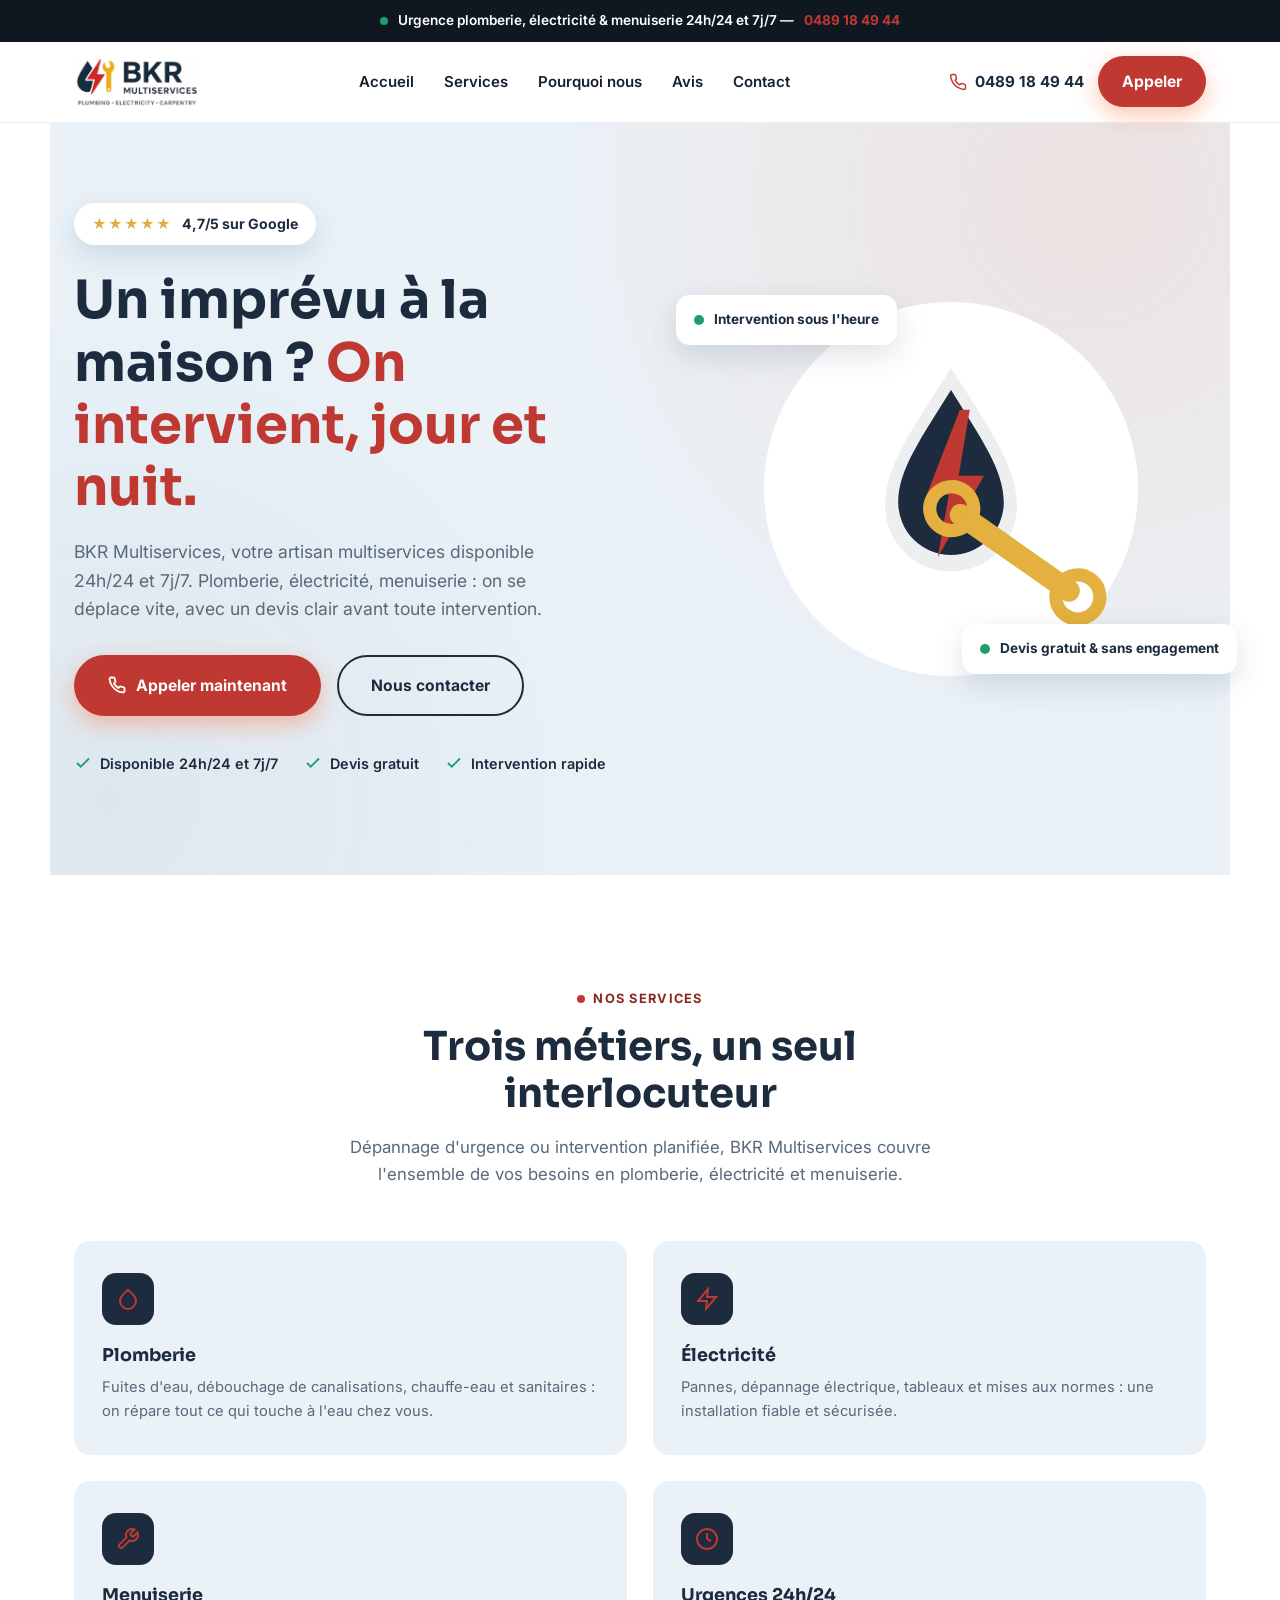
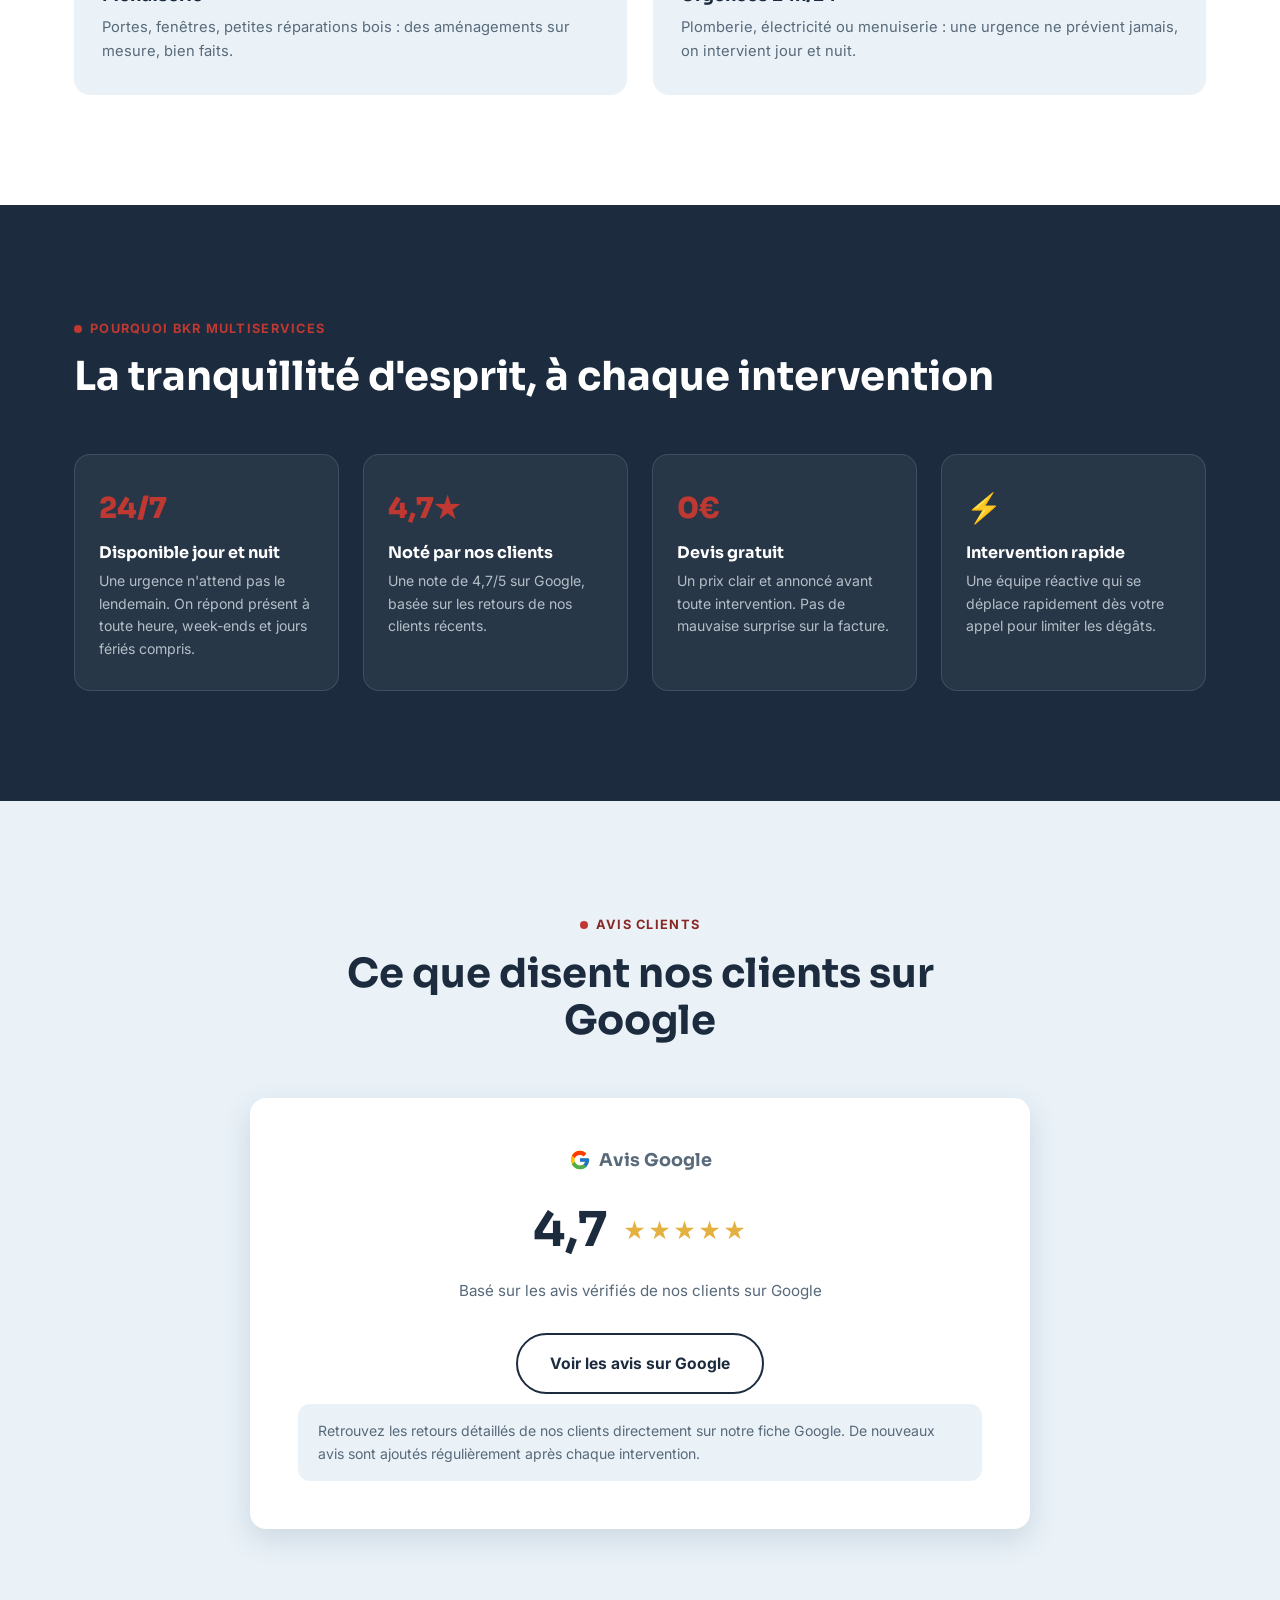
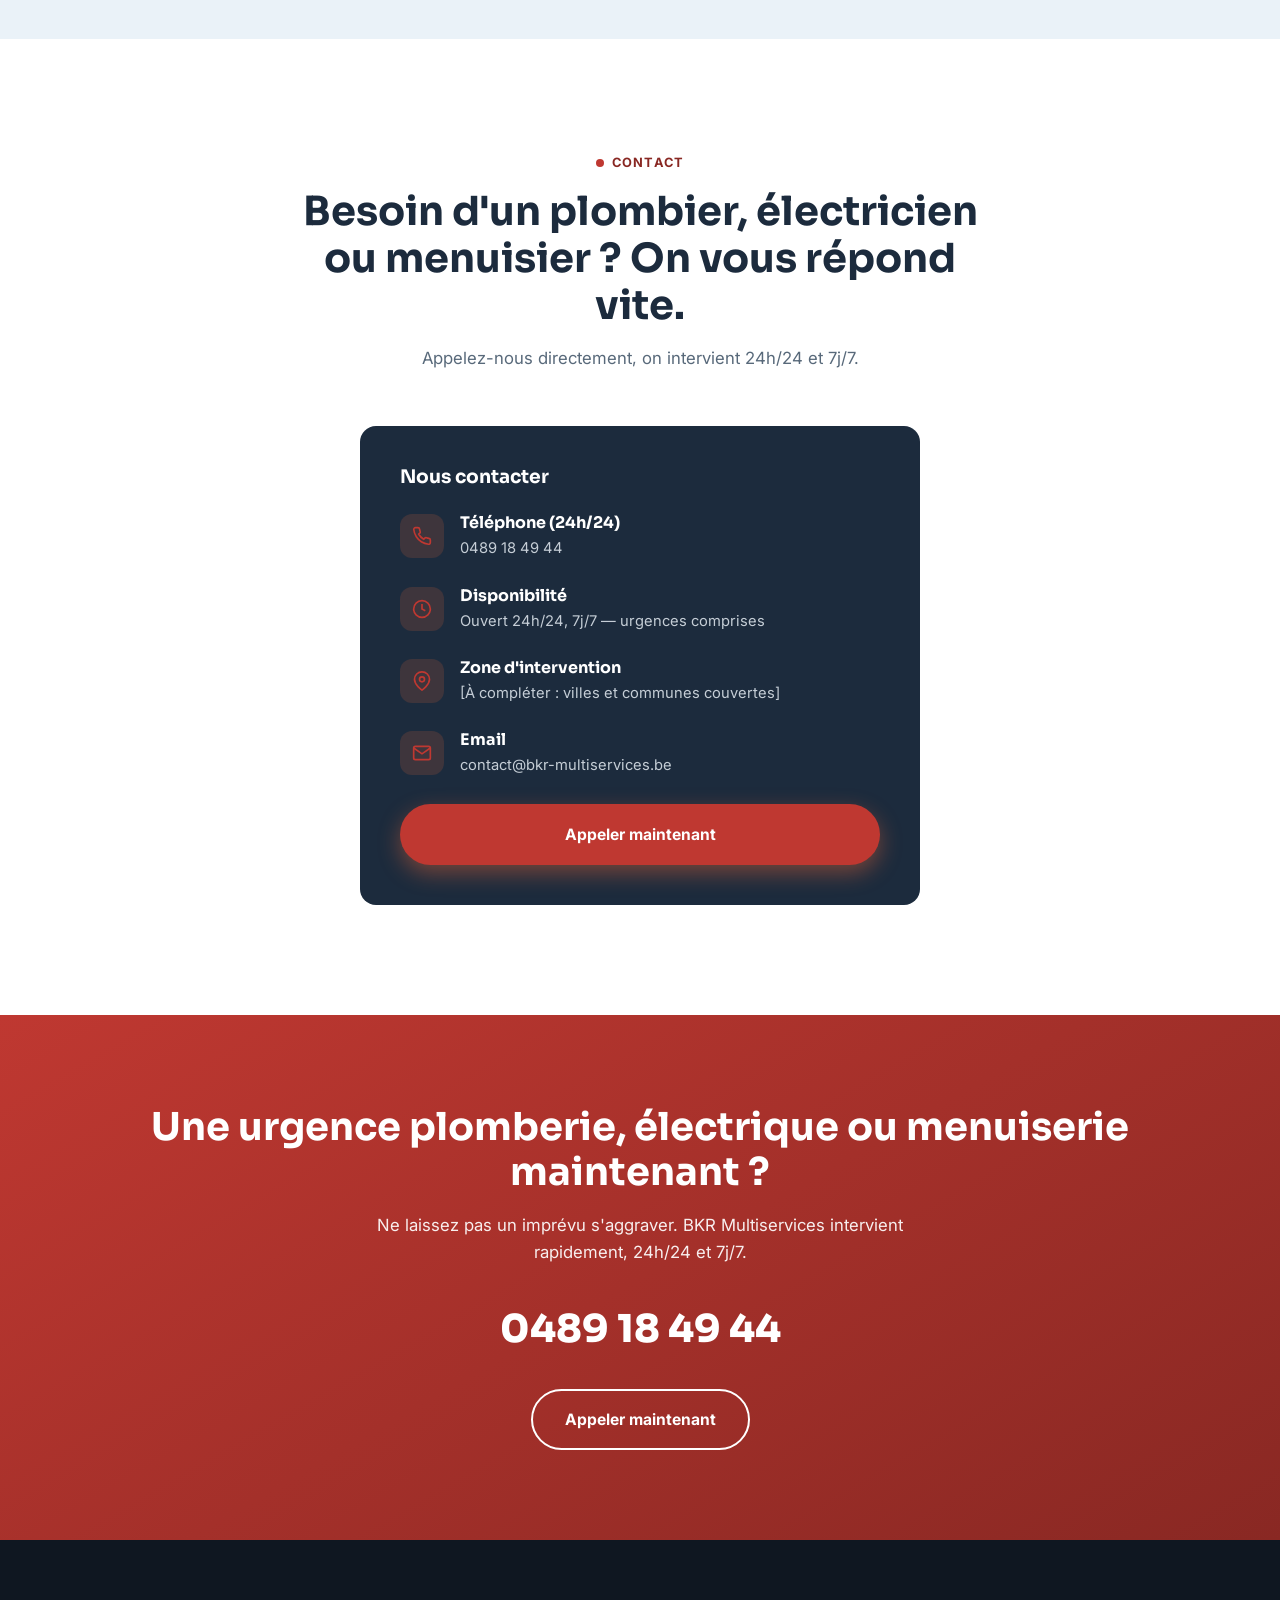
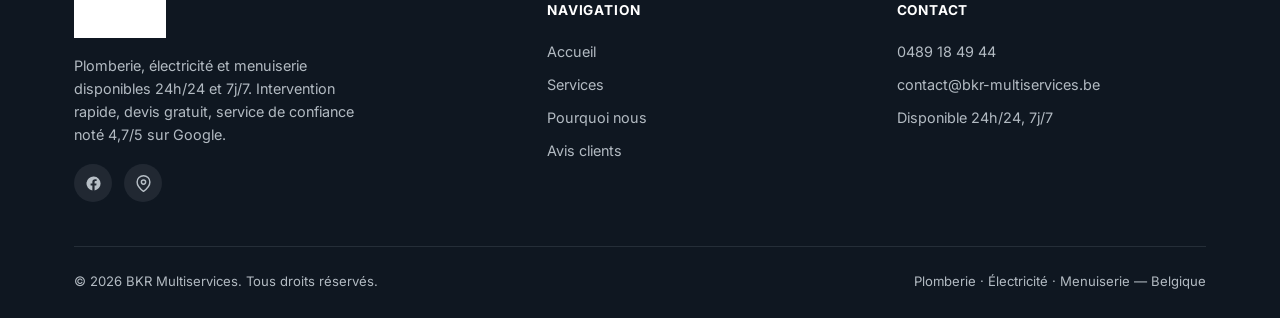
<file: index.html>
<!DOCTYPE html>
<html lang="fr">
<head>
<meta charset="UTF-8">
<meta name="viewport" content="width=device-width, initial-scale=1.0">
<title>BKR Multiservices — Plomberie, Électricité, Menuiserie 24h/24</title>
<meta name="description" content="BKR Multiservices, votre artisan de confiance en plomberie, électricité et menuiserie, disponible 24h/24 et 7j/7. Intervention rapide, devis gratuit. Appelez le 0489 18 49 44.">
<meta name="keywords" content="plombier, électricien, menuisier, multiservices, dépannage plomberie, dépannage électrique, réparation menuiserie, urgence 24h/24, BKR Multiservices">
<meta name="author" content="BKR Multiservices">

<!-- Open Graph -->
<meta property="og:title" content="BKR Multiservices — Plomberie, Électricité, Menuiserie 24h/24">
<meta property="og:description" content="Plomberie, électricité, menuiserie : intervention rapide, devis gratuit, disponible 24h/24 et 7j/7. Appelez le 0489 18 49 44.">
<meta property="og:type" content="website">

<!-- Google Fonts : Sora (titres, moderne et solide) + Inter (texte, lisible) -->
<link rel="preconnect" href="https://fonts.googleapis.com">
<link rel="preconnect" href="https://fonts.gstatic.com" crossorigin>
<link href="https://fonts.googleapis.com/css2?family=Sora:wght@500;600;700;800&family=Inter:wght@400;500;600;700&display=swap" rel="stylesheet">

<!-- Favicon simple en SVG inline (pas de fichier externe) -->
<link rel="icon" type="image/png" href="[data-uri]">

<style>
  /* ============ VARIABLES : identité visuelle ============ */
  :root{
    --bleu-nuit: #1c2b3d;       /* couleur principale — reprise du logo BKR */
    --bleu-nuit-2: #0f1721;
    --bleu-clair: #eaf2f8;      /* fond clair */
    --orange: #bf3831;          /* accent CTA — rouge de l'éclair du logo */
    --orange-fonce-solide: #892823;
    --or: #e4b03f;              /* or de la clé à molette du logo — étoiles, highlights */
    --vert-ok: #1e9e6b;         /* disponibilité / confirmation */
    --encre: #14212e;
    --gris-texte: #58697a;
    --blanc: #ffffff;
    --ombre: 0 10px 30px rgba(12,47,79,0.14);
    --rayon: 16px;
    --transition: 0.3s cubic-bezier(.22,1,.36,1);
  }

  *{ margin:0; padding:0; box-sizing:border-box; }
  html{ scroll-behavior:smooth; }
  body{
    font-family:'Inter', sans-serif;
    color:var(--encre);
    background:var(--blanc);
    line-height:1.6;
    overflow-x:hidden;
  }
  img{ max-width:100%; display:block; }
  a{ text-decoration:none; color:inherit; }
  ul{ list-style:none; }
  h1,h2,h3,h4{
    font-family:'Sora', sans-serif;
    font-weight:700;
    line-height:1.18;
    color:var(--bleu-nuit);
  }
  .container{
    max-width:1180px;
    margin:0 auto;
    padding:0 24px;
  }
  section{ position:relative; }
  .eyebrow{
    display:inline-flex;
    align-items:center;
    gap:8px;
    font-size:0.8rem;
    letter-spacing:0.1em;
    text-transform:uppercase;
    color:var(--orange-fonce-solide);
    font-weight:700;
    margin-bottom:14px;
  }
  .eyebrow::before{
    content:'';
    width:8px; height:8px;
    border-radius:50%;
    background:var(--orange);
    display:inline-block;
  }
  .section-title{
    font-size:clamp(1.8rem, 4vw, 2.5rem);
    margin-bottom:16px;
  }
  .section-sub{
    color:var(--gris-texte);
    font-size:1.05rem;
    max-width:620px;
  }
  .section-head{
    text-align:center;
    max-width:700px;
    margin:0 auto 54px;
  }
  .btn{
    display:inline-flex;
    align-items:center;
    justify-content:center;
    gap:10px;
    padding:16px 32px;
    border-radius:100px;
    font-weight:700;
    font-size:0.98rem;
    border:2px solid transparent;
    cursor:pointer;
    transition:transform var(--transition), box-shadow var(--transition), background var(--transition), color var(--transition);
    white-space:nowrap;
  }
  .btn-call{
    background:var(--orange);
    color:var(--blanc);
    box-shadow:0 8px 22px rgba(255,107,53,0.4);
    animation:pulse 2.4s infinite;
  }
  .btn-call:hover{
    background:var(--orange-fonce-solide);
    transform:translateY(-2px);
    box-shadow:0 14px 28px rgba(255,107,53,0.5);
  }
  @keyframes pulse{
    0%,100%{ box-shadow:0 8px 22px rgba(255,107,53,0.4); }
    50%{ box-shadow:0 8px 22px rgba(255,107,53,0.7); }
  }
  .btn-outline{
    background:transparent;
    border-color:var(--bleu-nuit);
    color:var(--bleu-nuit);
  }
  .btn-outline:hover{
    background:var(--bleu-nuit);
    color:var(--blanc);
    transform:translateY(-2px);
  }
  .btn-light{
    background:var(--blanc);
    color:var(--bleu-nuit);
  }
  .btn-light:hover{
    background:var(--orange);
    color:var(--blanc);
    transform:translateY(-2px);
  }
  .btn-block{ width:100%; }

  /* ============ REVEAL AU SCROLL ============ */
  .reveal{
    opacity:0;
    transform:translateY(26px);
    transition:opacity 0.7s ease, transform 0.7s ease;
  }
  .reveal.is-visible{ opacity:1; transform:translateY(0); }
  .reveal-delay-1{ transition-delay:0.1s; }
  .reveal-delay-2{ transition-delay:0.2s; }
  .reveal-delay-3{ transition-delay:0.3s; }
  .reveal-delay-4{ transition-delay:0.4s; }

  /* ============ BANDEAU URGENCE (toujours visible) ============ */
  .top-bar{
    background:var(--bleu-nuit-2);
    color:var(--blanc);
    text-align:center;
    font-size:0.85rem;
    font-weight:600;
    padding:10px 16px;
    display:flex;
    align-items:center;
    justify-content:center;
    gap:10px;
    flex-wrap:wrap;
  }
  .top-bar .dot-live{
    width:8px; height:8px;
    border-radius:50%;
    background:var(--vert-ok);
    display:inline-block;
    animation:blink 1.6s infinite;
  }
  @keyframes blink{ 0%,100%{ opacity:1; } 50%{ opacity:0.3; } }
  .top-bar a{ color:var(--orange); font-weight:700; }
  .top-bar a:hover{ text-decoration:underline; }

  /* ============ HEADER ============ */
  header{
    position:sticky;
    top:0; left:0; right:0;
    z-index:1000;
    background:rgba(255,255,255,0.92);
    backdrop-filter:blur(10px);
    -webkit-backdrop-filter:blur(10px);
    border-bottom:1px solid rgba(12,47,79,0.08);
    transition:box-shadow var(--transition);
  }
  header.scrolled{ box-shadow:0 6px 22px rgba(12,47,79,0.1); }
  .nav-wrap{
    display:flex;
    align-items:center;
    justify-content:space-between;
    padding:14px 24px;
    max-width:1180px;
    margin:0 auto;
    gap:20px;
  }
  .logo{
    display:flex;
    align-items:center;
    gap:12px;
    font-family:'Sora', sans-serif;
    font-weight:800;
    font-size:1.2rem;
    color:var(--bleu-nuit);
    flex-shrink:0;
  }
  .logo-img{
    height:52px;
    width:auto;
    display:block;
  }
  .footer-logo-img{
    height:38px;
    width:auto;
    filter:brightness(0) invert(1);
  }
  nav ul{
    display:flex;
    gap:30px;
    align-items:center;
  }
  nav a.nav-link{
    font-weight:600;
    font-size:0.94rem;
    color:var(--encre);
    position:relative;
    padding:6px 0;
  }
  nav a.nav-link::after{
    content:'';
    position:absolute;
    left:0; bottom:0;
    width:0; height:2px;
    background:var(--orange);
    transition:width var(--transition);
  }
  nav a.nav-link:hover::after{ width:100%; }
  .nav-cta{ display:flex; align-items:center; gap:14px; flex-shrink:0; }
  .nav-phone{
    display:flex;
    align-items:center;
    gap:8px;
    font-weight:700;
    color:var(--bleu-nuit);
    font-size:0.95rem;
  }
  .nav-phone svg{ color:var(--orange); flex-shrink:0; }
  .burger{
    display:none;
    flex-direction:column;
    gap:5px;
    background:none; border:none; cursor:pointer;
    padding:6px;
  }
  .burger span{
    width:26px; height:2px;
    background:var(--bleu-nuit);
    border-radius:2px;
    transition:transform 0.3s, opacity 0.3s;
  }
  .burger.open span:nth-child(1){ transform:translateY(7px) rotate(45deg); }
  .burger.open span:nth-child(2){ opacity:0; }
  .burger.open span:nth-child(3){ transform:translateY(-7px) rotate(-45deg); }

  /* ============ HERO ============ */
  .hero{
    padding:80px 24px 100px;
    background:
      radial-gradient(circle at 88% 10%, rgba(255,107,53,0.12), transparent 45%),
      radial-gradient(circle at 5% 90%, rgba(12,47,79,0.06), transparent 40%),
      var(--bleu-clair);
    display:grid;
    grid-template-columns:1.05fr 0.95fr;
    gap:60px;
    align-items:center;
    max-width:1180px;
    margin:0 auto;
  }
  .trust-badge{
    display:inline-flex;
    align-items:center;
    gap:10px;
    background:var(--blanc);
    padding:10px 18px;
    border-radius:100px;
    box-shadow:var(--ombre);
    font-size:0.88rem;
    font-weight:700;
    color:var(--bleu-nuit);
    margin-bottom:24px;
  }
  .trust-badge .stars{ color:var(--or); letter-spacing:1px; }
  .hero h1{
    font-size:clamp(2.2rem, 5vw, 3.3rem);
    margin-bottom:20px;
  }
  .hero h1 span.accent{ color:var(--orange); }
  .hero p.lead{
    font-size:1.1rem;
    color:var(--gris-texte);
    max-width:520px;
    margin-bottom:32px;
  }
  .hero-actions{
    display:flex;
    gap:16px;
    flex-wrap:wrap;
    margin-bottom:36px;
  }
  .hero-points{
    display:flex;
    gap:26px;
    flex-wrap:wrap;
  }
  .hero-points .point{
    display:flex;
    align-items:center;
    gap:8px;
    font-size:0.9rem;
    font-weight:600;
    color:var(--bleu-nuit);
  }
  .hero-points .point svg{ color:var(--vert-ok); flex-shrink:0; }

  .hero-visual{
    position:relative;
    display:flex;
    align-items:center;
    justify-content:center;
  }
  .hero-visual svg{ width:100%; height:auto; max-width:440px; }
  .float-card{
    position:absolute;
    background:var(--blanc);
    border-radius:14px;
    box-shadow:var(--ombre);
    padding:14px 18px;
    font-size:0.85rem;
    font-weight:700;
    display:flex;
    align-items:center;
    gap:10px;
    animation:floaty 5s ease-in-out infinite;
  }
  .float-card.card-1{ top:6%; left:-4%; animation-delay:0s; color:var(--bleu-nuit); }
  .float-card.card-2{ bottom:8%; right:-6%; animation-delay:1.2s; color:var(--bleu-nuit); }
  .float-card .dot{ width:10px; height:10px; border-radius:50%; background:var(--vert-ok); flex-shrink:0; }
  @keyframes floaty{ 0%,100%{ transform:translateY(0); } 50%{ transform:translateY(-12px); } }

  /* ============ SERVICES ============ */
  .services{
    padding:110px 24px;
    background:var(--blanc);
  }
  .services-grid{
    display:grid;
    grid-template-columns:repeat(2, 1fr);
    gap:26px;
  }
  .service-card{
    background:var(--bleu-clair);
    border-radius:var(--rayon);
    padding:32px 28px;
    transition:transform var(--transition), box-shadow var(--transition), background var(--transition);
  }
  .service-card:hover{
    transform:translateY(-6px);
    box-shadow:var(--ombre);
    background:var(--blanc);
  }
  .service-icon{
    width:52px; height:52px;
    border-radius:14px;
    background:var(--bleu-nuit);
    color:var(--orange);
    display:flex; align-items:center; justify-content:center;
    margin-bottom:20px;
  }
  .service-card h4{ font-size:1.1rem; margin-bottom:10px; }
  .service-card p{ font-size:0.92rem; color:var(--gris-texte); }

  /* ============ POURQUOI NOUS CHOISIR ============ */
  .pourquoi{
    padding:110px 24px;
    background:var(--bleu-nuit);
    color:var(--bleu-clair);
  }
  .pourquoi .eyebrow{ color:var(--orange); }
  .pourquoi .eyebrow::before{ background:var(--orange); }
  .pourquoi .section-title{ color:var(--blanc); }
  .pourquoi .section-sub{ color:rgba(234,242,248,0.75); }
  .pourquoi-grid{
    display:grid;
    grid-template-columns:repeat(4, 1fr);
    gap:24px;
  }
  .pourquoi-item{
    background:rgba(234,242,248,0.06);
    border:1px solid rgba(234,242,248,0.12);
    border-radius:var(--rayon);
    padding:30px 24px;
    transition:transform var(--transition), background var(--transition);
  }
  .pourquoi-item:hover{
    transform:translateY(-6px);
    background:rgba(234,242,248,0.1);
  }
  .pourquoi-item .num{
    font-family:'Sora', sans-serif;
    font-size:1.8rem;
    font-weight:800;
    color:var(--orange);
    margin-bottom:12px;
    display:block;
  }
  .pourquoi-item h4{ color:var(--blanc); font-size:1rem; margin-bottom:8px; }
  .pourquoi-item p{ font-size:0.88rem; color:rgba(234,242,248,0.72); }

  /* ============ CONFIANCE / AVIS GOOGLE ============ */
  .confiance{
    padding:110px 24px;
    background:var(--bleu-clair);
  }
  .avis-wrap{
    max-width:780px;
    margin:0 auto;
    background:var(--blanc);
    border-radius:var(--rayon);
    box-shadow:var(--ombre);
    padding:48px;
    text-align:center;
  }
  .google-logo{
    display:inline-flex;
    align-items:center;
    gap:8px;
    font-family:'Sora', sans-serif;
    font-weight:700;
    font-size:1.1rem;
    color:var(--gris-texte);
    margin-bottom:18px;
  }
  .avis-score{
    display:flex;
    align-items:center;
    justify-content:center;
    gap:16px;
    margin-bottom:10px;
    flex-wrap:wrap;
  }
  .avis-score strong{
    font-family:'Sora', sans-serif;
    font-size:3rem;
    color:var(--bleu-nuit);
  }
  .avis-score .stars{ color:var(--or); font-size:1.4rem; letter-spacing:2px; }
  .avis-count{ color:var(--gris-texte); font-size:0.95rem; margin-bottom:30px; }
  .avis-note{
    font-size:0.88rem;
    color:var(--gris-texte);
    background:var(--bleu-clair);
    border-radius:12px;
    padding:16px 20px;
    margin-top:10px;
    text-align:left;
  }

  /* ============ ZONE D'INTERVENTION / INFOS PRATIQUES ============ */
  .infos{
    padding:110px 24px;
    background:var(--blanc);
  }
  .infos-grid{
    display:grid;
    grid-template-columns:1fr;
    justify-items:center;
  }
  .infos-card{
    background:var(--bleu-nuit);
    color:var(--bleu-clair);
    border-radius:var(--rayon);
    padding:40px;
    display:flex;
    flex-direction:column;
    gap:26px;
    max-width:560px;
    width:100%;
  }
  .infos-card h3{ color:var(--blanc); }
  .infos-line{ display:flex; gap:16px; align-items:flex-start; }
  .infos-icon{
    width:44px; height:44px;
    border-radius:12px;
    background:rgba(255,107,53,0.15);
    color:var(--orange);
    display:flex; align-items:center; justify-content:center;
    flex-shrink:0;
  }
  .infos-line h4{ color:var(--blanc); font-size:1rem; margin-bottom:4px; font-family:'Sora',sans-serif; }
  .infos-line p, .infos-line a{ color:rgba(234,242,248,0.82); font-size:0.92rem; }
  .infos-line a:hover{ color:var(--orange); }

  /* ============ CTA FINAL ============ */
  .cta-final{
    padding:90px 24px;
    background:linear-gradient(150deg, var(--orange) 0%, var(--orange-fonce-solide) 100%);
    color:var(--blanc);
    text-align:center;
  }
  .cta-final h2{ color:var(--blanc); font-size:clamp(1.8rem, 4vw, 2.4rem); margin-bottom:16px; }
  .cta-final p{ color:rgba(255,255,255,0.92); max-width:560px; margin:0 auto 34px; font-size:1.05rem; }
  .cta-final .phone-big{
    font-family:'Sora', sans-serif;
    font-size:clamp(1.8rem, 4vw, 2.4rem);
    font-weight:800;
    color:var(--blanc);
    display:block;
    margin-bottom:28px;
  }
  .cta-final .btn-outline{ border-color:var(--blanc); color:var(--blanc); }
  .cta-final .btn-outline:hover{ background:var(--blanc); color:var(--orange-fonce-solide); }

  /* ============ FOOTER ============ */
  footer{
    background:var(--bleu-nuit-2);
    color:rgba(234,242,248,0.75);
    padding:60px 24px 26px;
  }
  .footer-grid{
    display:grid;
    grid-template-columns:1.4fr 1fr 1fr;
    gap:40px;
    margin-bottom:44px;
  }
  .footer-logo{
    display:flex; align-items:center; gap:12px;
    font-family:'Sora', sans-serif;
    color:var(--blanc);
    font-size:1.15rem;
    font-weight:800;
    margin-bottom:16px;
  }
  .footer-col h5{
    color:var(--blanc);
    font-size:0.85rem;
    text-transform:uppercase;
    letter-spacing:0.06em;
    margin-bottom:18px;
  }
  .footer-col li{ margin-bottom:10px; font-size:0.9rem; }
  .footer-col a:hover{ color:var(--orange); }
  .socials{ display:flex; gap:12px; margin-top:18px; }
  .socials a{
    width:38px; height:38px;
    border-radius:50%;
    background:rgba(234,242,248,0.08);
    display:flex; align-items:center; justify-content:center;
    transition:background var(--transition), transform var(--transition);
  }
  .socials a:hover{ background:var(--orange); color:var(--blanc); transform:translateY(-3px); }
  .footer-bottom{
    border-top:1px solid rgba(234,242,248,0.1);
    padding-top:24px;
    display:flex;
    justify-content:space-between;
    flex-wrap:wrap;
    gap:12px;
    font-size:0.82rem;
  }

  /* ============ BOUTON D'APPEL FLOTTANT (mobile) ============ */
  .call-float{
    position:fixed;
    bottom:20px; right:20px;
    z-index:900;
    display:none;
    align-items:center;
    gap:10px;
    background:var(--orange);
    color:var(--blanc);
    padding:14px 22px;
    border-radius:100px;
    box-shadow:0 10px 26px rgba(255,107,53,0.5);
    font-weight:700;
    font-size:0.92rem;
    animation:pulse 2.4s infinite;
  }

  /* ============ RESPONSIVE ============ */
  @media (max-width: 980px){
    .hero{ grid-template-columns:1fr; text-align:center; padding-top:50px; }
    .hero-text p.lead{ margin-left:auto; margin-right:auto; }
    .hero-actions, .hero-points{ justify-content:center; }
    .hero-visual{ order:-1; }
    .float-card{ display:none; }
    .pourquoi-grid{ grid-template-columns:1fr 1fr; }
    .footer-grid{ grid-template-columns:1fr 1fr; }
    .nav-phone span.label{ display:none; }
  }
  @media (max-width: 720px){
    nav ul{
      position:fixed;
      top:70px; left:0; right:0;
      background:var(--blanc);
      flex-direction:column;
      align-items:flex-start;
      padding:24px;
      gap:20px;
      box-shadow:0 12px 24px rgba(0,0,0,0.08);
      transform:translateY(-16px);
      opacity:0;
      visibility:hidden;
      pointer-events:none;
      transition:transform var(--transition), opacity var(--transition), visibility var(--transition);
      z-index:999;
    }
    nav ul.open{ transform:translateY(0); opacity:1; visibility:visible; pointer-events:auto; }
    .nav-cta .nav-phone{ display:none; }
    .burger{ display:flex; }
    .services-grid{ grid-template-columns:1fr; }
    .pourquoi-grid{ grid-template-columns:1fr; }
    .footer-grid{ grid-template-columns:1fr; }
    .call-float{ display:flex; }
    .avis-wrap{ padding:32px 24px; }
  }
  @media (max-width: 480px){
    .hero{ padding:40px 18px 70px; }
    .infos-card{ padding:26px; }
  }
</style>
</head>
<body>

<!-- ============ BANDEAU URGENCE ============ -->
<div class="top-bar">
  <span class="dot-live"></span>
  Urgence plomberie, électricité & menuiserie 24h/24 et 7j/7 — <a href="tel:+32489184944">0489 18 49 44</a>
</div>

<!-- ============ HEADER ============ -->
<header id="site-header">
  <div class="nav-wrap">
    <a href="#accueil" class="logo">
      <img src="[data-uri]" alt="BKR Multiservices - Plomberie, Électricité, Menuiserie" class="logo-img">
    </a>
    <nav>
      <ul id="nav-menu">
        <li><a href="#accueil" class="nav-link">Accueil</a></li>
        <li><a href="#services" class="nav-link">Services</a></li>
        <li><a href="#pourquoi" class="nav-link">Pourquoi nous</a></li>
        <li><a href="#avis" class="nav-link">Avis</a></li>
        <li><a href="#contact" class="nav-link">Contact</a></li>
      </ul>
    </nav>
    <div class="nav-cta">
      <a href="tel:+32489184944" class="nav-phone">
        <svg width="18" height="18" viewBox="0 0 24 24" fill="none" stroke="currentColor" stroke-width="2"><path d="M22 16.92v3a2 2 0 0 1-2.18 2 19.79 19.79 0 0 1-8.63-3.07 19.5 19.5 0 0 1-6-6 19.79 19.79 0 0 1-3.07-8.67A2 2 0 0 1 4.11 2h3a2 2 0 0 1 2 1.72c.127.96.361 1.903.7 2.81a2 2 0 0 1-.45 2.11L8.09 9.91a16 16 0 0 0 6 6l1.27-1.27a2 2 0 0 1 2.11-.45c.907.339 1.85.573 2.81.7A2 2 0 0 1 22 16.92z"/></svg>
        <span class="label">0489 18 49 44</span>
      </a>
      <a href="tel:+32489184944" class="btn btn-call" style="padding:11px 22px;">Appeler</a>
      <button class="burger" id="burger" aria-label="Ouvrir le menu">
        <span></span><span></span><span></span>
      </button>
    </div>
  </div>
</header>

<!-- ============ HERO ============ -->
<section class="hero" id="accueil">
  <div class="hero-text reveal">
    <div class="trust-badge">
      <span class="stars">★★★★★</span>
      4,7/5 sur Google
    </div>
    <h1>Un imprévu à la maison ? <span class="accent">On intervient, jour et nuit.</span></h1>
    <p class="lead">BKR Multiservices, votre artisan multiservices disponible 24h/24 et 7j/7. Plomberie, électricité, menuiserie : on se déplace vite, avec un devis clair avant toute intervention.</p>
    <div class="hero-actions">
      <a href="tel:+32489184944" class="btn btn-call">
        <svg width="18" height="18" viewBox="0 0 24 24" fill="none" stroke="white" stroke-width="2.4"><path d="M22 16.92v3a2 2 0 0 1-2.18 2 19.79 19.79 0 0 1-8.63-3.07 19.5 19.5 0 0 1-6-6 19.79 19.79 0 0 1-3.07-8.67A2 2 0 0 1 4.11 2h3a2 2 0 0 1 2 1.72c.127.96.361 1.903.7 2.81a2 2 0 0 1-.45 2.11L8.09 9.91a16 16 0 0 0 6 6l1.27-1.27a2 2 0 0 1 2.11-.45c.907.339 1.85.573 2.81.7A2 2 0 0 1 22 16.92z"/></svg>
        Appeler maintenant
      </a>
      <a href="#contact" class="btn btn-outline">Nous contacter</a>
    </div>
    <div class="hero-points">
      <div class="point">
        <svg width="18" height="18" viewBox="0 0 24 24" fill="none" stroke="currentColor" stroke-width="2.4"><polyline points="20 6 9 17 4 12"/></svg>
        Disponible 24h/24 et 7j/7
      </div>
      <div class="point">
        <svg width="18" height="18" viewBox="0 0 24 24" fill="none" stroke="currentColor" stroke-width="2.4"><polyline points="20 6 9 17 4 12"/></svg>
        Devis gratuit
      </div>
      <div class="point">
        <svg width="18" height="18" viewBox="0 0 24 24" fill="none" stroke="currentColor" stroke-width="2.4"><polyline points="20 6 9 17 4 12"/></svg>
        Intervention rapide
      </div>
    </div>
  </div>
  <div class="hero-visual reveal reveal-delay-2">
    <!-- Illustration SVG légère : goutte (plomberie), éclair (électricité), clé (menuiserie) — reprend les codes du logo -->
    <svg viewBox="0 0 400 400" xmlns="http://www.w3.org/2000/svg" role="img" aria-label="Illustration représentant la plomberie, l'électricité et la menuiserie">
      <circle cx="200" cy="200" r="170" fill="#ffffff"/>
      <path d="M200 90 C165 145 140 180 140 215 a60 60 0 0 0 120 0 c0-35-25-70-60-125z" fill="#1c2b3d" opacity="0.08"/>
      <path d="M200 110 C172 155 152 183 152 212 a48 48 0 0 0 96 0 c0-29-20-57-48-102z" fill="#1c2b3d"/>
      <path d="M208 128 L178 205 L198 205 L188 262 L230 188 L207 188 L217 128 Z" fill="#bf3831"/>
      <g transform="translate(258,258) rotate(35)">
        <rect x="-70" y="-10" width="140" height="20" rx="10" fill="#e4b03f"/>
        <circle cx="-70" cy="0" r="20" fill="none" stroke="#e4b03f" stroke-width="12"/>
        <circle cx="70" cy="0" r="20" fill="none" stroke="#e4b03f" stroke-width="12"/>
      </g>
    </svg>
    <div class="float-card card-1"><span class="dot"></span> Intervention sous l'heure</div>
    <div class="float-card card-2"><span class="dot"></span> Devis gratuit &amp; sans engagement</div>
  </div>
</section>

<!-- ============ SERVICES ============ -->
<section class="services" id="services">
  <div class="container">
    <div class="section-head">
      <span class="eyebrow">Nos services</span>
      <h2 class="section-title">Trois métiers, un seul interlocuteur</h2>
      <p class="section-sub" style="margin:0 auto;">Dépannage d'urgence ou intervention planifiée, BKR Multiservices couvre l'ensemble de vos besoins en plomberie, électricité et menuiserie.</p>
    </div>
    <div class="services-grid">
      <div class="service-card reveal">
        <div class="service-icon">
          <svg width="24" height="24" viewBox="0 0 24 24" fill="none" stroke="currentColor" stroke-width="2"><path d="M12 2.69l5.66 5.66a8 8 0 1 1-11.31 0z"/></svg>
        </div>
        <h4>Plomberie</h4>
        <p>Fuites d'eau, débouchage de canalisations, chauffe-eau et sanitaires : on répare tout ce qui touche à l'eau chez vous.</p>
      </div>
      <div class="service-card reveal reveal-delay-1">
        <div class="service-icon">
          <svg width="24" height="24" viewBox="0 0 24 24" fill="none" stroke="currentColor" stroke-width="2"><polygon points="13 2 3 14 12 14 11 22 21 10 12 10 13 2"/></svg>
        </div>
        <h4>Électricité</h4>
        <p>Pannes, dépannage électrique, tableaux et mises aux normes : une installation fiable et sécurisée.</p>
      </div>
      <div class="service-card reveal reveal-delay-2">
        <div class="service-icon">
          <svg width="24" height="24" viewBox="0 0 24 24" fill="none" stroke="currentColor" stroke-width="2"><path d="M14.7 6.3a1 1 0 0 0 0 1.4l1.6 1.6a1 1 0 0 0 1.4 0l3.77-3.77a6 6 0 0 1-7.94 7.94l-6.91 6.91a2.12 2.12 0 0 1-3-3l6.91-6.91a6 6 0 0 1 7.94-7.94z"/></svg>
        </div>
        <h4>Menuiserie</h4>
        <p>Portes, fenêtres, petites réparations bois : des aménagements sur mesure, bien faits.</p>
      </div>
      <div class="service-card reveal reveal-delay-3">
        <div class="service-icon">
          <svg width="24" height="24" viewBox="0 0 24 24" fill="none" stroke="currentColor" stroke-width="2"><circle cx="12" cy="12" r="10"/><polyline points="12 6 12 12 16 14"/></svg>
        </div>
        <h4>Urgences 24h/24</h4>
        <p>Plomberie, électricité ou menuiserie : une urgence ne prévient jamais, on intervient jour et nuit.</p>
      </div>
    </div>
  </div>
</section>

<!-- ============ POURQUOI NOUS CHOISIR ============ -->
<section class="pourquoi" id="pourquoi">
  <div class="container">
    <div class="section-head" style="margin-left:0; text-align:left; max-width:100%;">
      <span class="eyebrow">Pourquoi BKR Multiservices</span>
      <h2 class="section-title">La tranquillité d'esprit, à chaque intervention</h2>
    </div>
    <div class="pourquoi-grid">
      <div class="pourquoi-item reveal">
        <span class="num">24/7</span>
        <h4>Disponible jour et nuit</h4>
        <p>Une urgence n'attend pas le lendemain. On répond présent à toute heure, week-ends et jours fériés compris.</p>
      </div>
      <div class="pourquoi-item reveal reveal-delay-1">
        <span class="num">4,7★</span>
        <h4>Noté par nos clients</h4>
        <p>Une note de 4,7/5 sur Google, basée sur les retours de nos clients récents.</p>
      </div>
      <div class="pourquoi-item reveal reveal-delay-2">
        <span class="num">0€</span>
        <h4>Devis gratuit</h4>
        <p>Un prix clair et annoncé avant toute intervention. Pas de mauvaise surprise sur la facture.</p>
      </div>
      <div class="pourquoi-item reveal reveal-delay-3">
        <span class="num">⚡</span>
        <h4>Intervention rapide</h4>
        <p>Une équipe réactive qui se déplace rapidement dès votre appel pour limiter les dégâts.</p>
      </div>
    </div>
  </div>
</section>

<!-- ============ CONFIANCE / AVIS GOOGLE ============ -->
<section class="confiance" id="avis">
  <div class="container">
    <div class="section-head">
      <span class="eyebrow">Avis clients</span>
      <h2 class="section-title">Ce que disent nos clients sur Google</h2>
    </div>
    <div class="avis-wrap reveal">
      <div class="google-logo">
        <svg width="22" height="22" viewBox="0 0 48 48"><path fill="#FFC107" d="M43.6 20.5H42V20H24v8h11.3C33.7 32.7 29.3 36 24 36c-6.6 0-12-5.4-12-12s5.4-12 12-12c3.1 0 5.9 1.2 8 3.1l5.7-5.7C34.5 6.1 29.5 4 24 4 12.9 4 4 12.9 4 24s8.9 20 20 20 20-8.9 20-20c0-1.3-.1-2.7-.4-3.5z"/><path fill="#FF3D00" d="M6.3 14.7l6.6 4.8C14.6 15.9 18.9 13 24 13c3.1 0 5.9 1.2 8 3.1l5.7-5.7C34.5 6.1 29.5 4 24 4 16.3 4 9.6 8.3 6.3 14.7z"/><path fill="#4CAF50" d="M24 44c5.4 0 10.3-1.8 14-5l-6.4-5.4C29.5 35.3 26.9 36 24 36c-5.2 0-9.6-3.3-11.3-8l-6.5 5C9.6 39.7 16.3 44 24 44z"/><path fill="#1976D2" d="M43.6 20.5H42V20H24v8h11.3c-.8 2.2-2.2 4.1-4 5.6l6.4 5.4C39.4 36.9 44 30.9 44 24c0-1.3-.1-2.7-.4-3.5z"/></svg>
        Avis Google
      </div>
      <div class="avis-score">
        <strong>4,7</strong>
        <span class="stars">★★★★★</span>
      </div>
      <p class="avis-count">Basé sur les avis vérifiés de nos clients sur Google</p>
      <a href="https://www.google.com/maps?q=BKR+Multiservices" target="_blank" rel="noopener" class="btn btn-outline">Voir les avis sur Google</a>
      <p class="avis-note">
        <!-- À PERSONNALISER : ajoutez ici de vrais extraits d'avis Google au fur et à mesure, avec l'accord des clients concernés -->
        Retrouvez les retours détaillés de nos clients directement sur notre fiche Google. De nouveaux avis sont ajoutés régulièrement après chaque intervention.
      </p>
    </div>
  </div>
</section>

<!-- ============ INFOS PRATIQUES ============ -->
<section class="infos" id="contact">
  <div class="container">
    <div class="section-head">
      <span class="eyebrow">Contact</span>
      <h2 class="section-title">Besoin d'un plombier, électricien ou menuisier ? On vous répond vite.</h2>
      <p class="section-sub" style="margin:0 auto;">Appelez-nous directement, on intervient 24h/24 et 7j/7.</p>
    </div>

    <div class="infos-grid">
      <div class="infos-card reveal">
        <h3>Nous contacter</h3>
        <div class="infos-line">
          <div class="infos-icon">
            <svg width="20" height="20" viewBox="0 0 24 24" fill="none" stroke="currentColor" stroke-width="2"><path d="M22 16.92v3a2 2 0 0 1-2.18 2 19.79 19.79 0 0 1-8.63-3.07 19.5 19.5 0 0 1-6-6 19.79 19.79 0 0 1-3.07-8.67A2 2 0 0 1 4.11 2h3a2 2 0 0 1 2 1.72c.127.96.361 1.903.7 2.81a2 2 0 0 1-.45 2.11L8.09 9.91a16 16 0 0 0 6 6l1.27-1.27a2 2 0 0 1 2.11-.45c.907.339 1.85.573 2.81.7A2 2 0 0 1 22 16.92z"/></svg>
          </div>
          <div>
            <h4>Téléphone (24h/24)</h4>
            <p><a href="tel:+32489184944">0489 18 49 44</a></p>
          </div>
        </div>
        <div class="infos-line">
          <div class="infos-icon">
            <svg width="20" height="20" viewBox="0 0 24 24" fill="none" stroke="currentColor" stroke-width="2"><circle cx="12" cy="12" r="10"/><polyline points="12 6 12 12 16 14"/></svg>
          </div>
          <div>
            <h4>Disponibilité</h4>
            <p>Ouvert 24h/24, 7j/7 — urgences comprises</p>
          </div>
        </div>
        <div class="infos-line">
          <div class="infos-icon">
            <svg width="20" height="20" viewBox="0 0 24 24" fill="none" stroke="currentColor" stroke-width="2"><path d="M21 10c0 7-9 13-9 13s-9-6-9-13a9 9 0 0 1 18 0z"/><circle cx="12" cy="10" r="3"/></svg>
          </div>
          <div>
            <h4>Zone d'intervention</h4>
            <!-- À PERSONNALISER : précisez ici les villes / régions couvertes -->
            <p>[À compléter : villes et communes couvertes]</p>
          </div>
        </div>
        <div class="infos-line">
          <div class="infos-icon">
            <svg width="20" height="20" viewBox="0 0 24 24" fill="none" stroke="currentColor" stroke-width="2"><path d="M22 6l-10 7L2 6"/><rect x="2" y="4" width="20" height="16" rx="2"/></svg>
          </div>
          <div>
            <h4>Email</h4>
            <!-- À PERSONNALISER : remplacez par la vraie adresse e-mail -->
            <p><a href="mailto:contact@bkr-multiservices.be">contact@bkr-multiservices.be</a></p>
          </div>
        </div>
        <a href="tel:+32489184944" class="btn btn-call btn-block" style="margin-top:auto;">Appeler maintenant</a>
      </div>
    </div>
  </div>
</section>

<!-- ============ CTA FINAL ============ -->
<section class="cta-final">
  <div class="container">
    <h2 class="reveal">Une urgence plomberie, électrique ou menuiserie maintenant ?</h2>
    <p class="reveal reveal-delay-1">Ne laissez pas un imprévu s'aggraver. BKR Multiservices intervient rapidement, 24h/24 et 7j/7.</p>
    <a href="tel:+32489184944" class="phone-big reveal reveal-delay-2">0489 18 49 44</a>
    <a href="tel:+32489184944" class="btn btn-outline reveal reveal-delay-3">Appeler maintenant</a>
  </div>
</section>

<!-- ============ FOOTER ============ -->
<footer>
  <div class="container">
    <div class="footer-grid">
      <div class="footer-col">
        <div class="footer-logo">
          <img src="[data-uri]" alt="BKR Multiservices" class="footer-logo-img">
        </div>
        <p style="font-size:0.9rem; max-width:280px;">Plomberie, électricité et menuiserie disponibles 24h/24 et 7j/7. Intervention rapide, devis gratuit, service de confiance noté 4,7/5 sur Google.</p>
        <div class="socials">
          <!-- À PERSONNALISER : remplacez # par vos vrais liens -->
          <a href="#" aria-label="Facebook"><svg width="17" height="17" viewBox="0 0 24 24" fill="currentColor"><path d="M22 12a10 10 0 1 0-11.6 9.9v-7H7.9V12h2.5V9.8c0-2.5 1.5-3.9 3.8-3.9 1.1 0 2.2.2 2.2.2v2.5h-1.3c-1.2 0-1.6.8-1.6 1.6V12h2.8l-.4 2.9h-2.4v7A10 10 0 0 0 22 12z"/></svg></a>
          <a href="https://www.google.com/maps?q=BKR+Multiservices" target="_blank" rel="noopener" aria-label="Google Maps"><svg width="17" height="17" viewBox="0 0 24 24" fill="none" stroke="currentColor" stroke-width="2"><path d="M21 10c0 7-9 13-9 13s-9-6-9-13a9 9 0 0 1 18 0z"/><circle cx="12" cy="10" r="3"/></svg></a>
        </div>
      </div>
      <div class="footer-col">
        <h5>Navigation</h5>
        <ul>
          <li><a href="#accueil">Accueil</a></li>
          <li><a href="#services">Services</a></li>
          <li><a href="#pourquoi">Pourquoi nous</a></li>
          <li><a href="#avis">Avis clients</a></li>
        </ul>
      </div>
      <div class="footer-col">
        <h5>Contact</h5>
        <ul>
          <li><a href="tel:+32489184944">0489 18 49 44</a></li>
          <li><a href="mailto:contact@bkr-multiservices.be">contact@bkr-multiservices.be</a></li>
          <li>Disponible 24h/24, 7j/7</li>
        </ul>
      </div>
    </div>
    <div class="footer-bottom">
      <span>&copy; <span id="year"></span> BKR Multiservices. Tous droits réservés.</span>
      <span>Plomberie · Électricité · Menuiserie — Belgique</span>
    </div>
  </div>
</footer>

<a href="tel:+32489184944" class="call-float">
  <svg width="18" height="18" viewBox="0 0 24 24" fill="none" stroke="white" stroke-width="2.4"><path d="M22 16.92v3a2 2 0 0 1-2.18 2 19.79 19.79 0 0 1-8.63-3.07 19.5 19.5 0 0 1-6-6 19.79 19.79 0 0 1-3.07-8.67A2 2 0 0 1 4.11 2h3a2 2 0 0 1 2 1.72c.127.96.361 1.903.7 2.81a2 2 0 0 1-.45 2.11L8.09 9.91a16 16 0 0 0 6 6l1.27-1.27a2 2 0 0 1 2.11-.45c.907.339 1.85.573 2.81.7A2 2 0 0 1 22 16.92z"/></svg>
  Appeler
</a>

<script>
  // ============ HEADER : ombre au scroll ============
  const header = document.getElementById('site-header');
  window.addEventListener('scroll', () => {
    header.classList.toggle('scrolled', window.scrollY > 20);
  });

  // ============ MENU MOBILE ============
  const burger = document.getElementById('burger');
  const navMenu = document.getElementById('nav-menu');
  burger.addEventListener('click', () => {
    burger.classList.toggle('open');
    navMenu.classList.toggle('open');
  });
  navMenu.querySelectorAll('a').forEach(link => {
    link.addEventListener('click', () => {
      burger.classList.remove('open');
      navMenu.classList.remove('open');
    });
  });

  // ============ ANIMATIONS AU SCROLL (IntersectionObserver) ============
  const revealEls = document.querySelectorAll('.reveal');
  const revealObserver = new IntersectionObserver((entries) => {
    entries.forEach(entry => {
      if (entry.isIntersecting) {
        entry.target.classList.add('is-visible');
        revealObserver.unobserve(entry.target);
      }
    });
  }, { threshold: 0.15 });
  revealEls.forEach(el => revealObserver.observe(el));

  // ============ ANNÉE DYNAMIQUE DANS LE FOOTER ============
  document.getElementById('year').textContent = new Date().getFullYear();
</script>

</body>
</html>
</file>
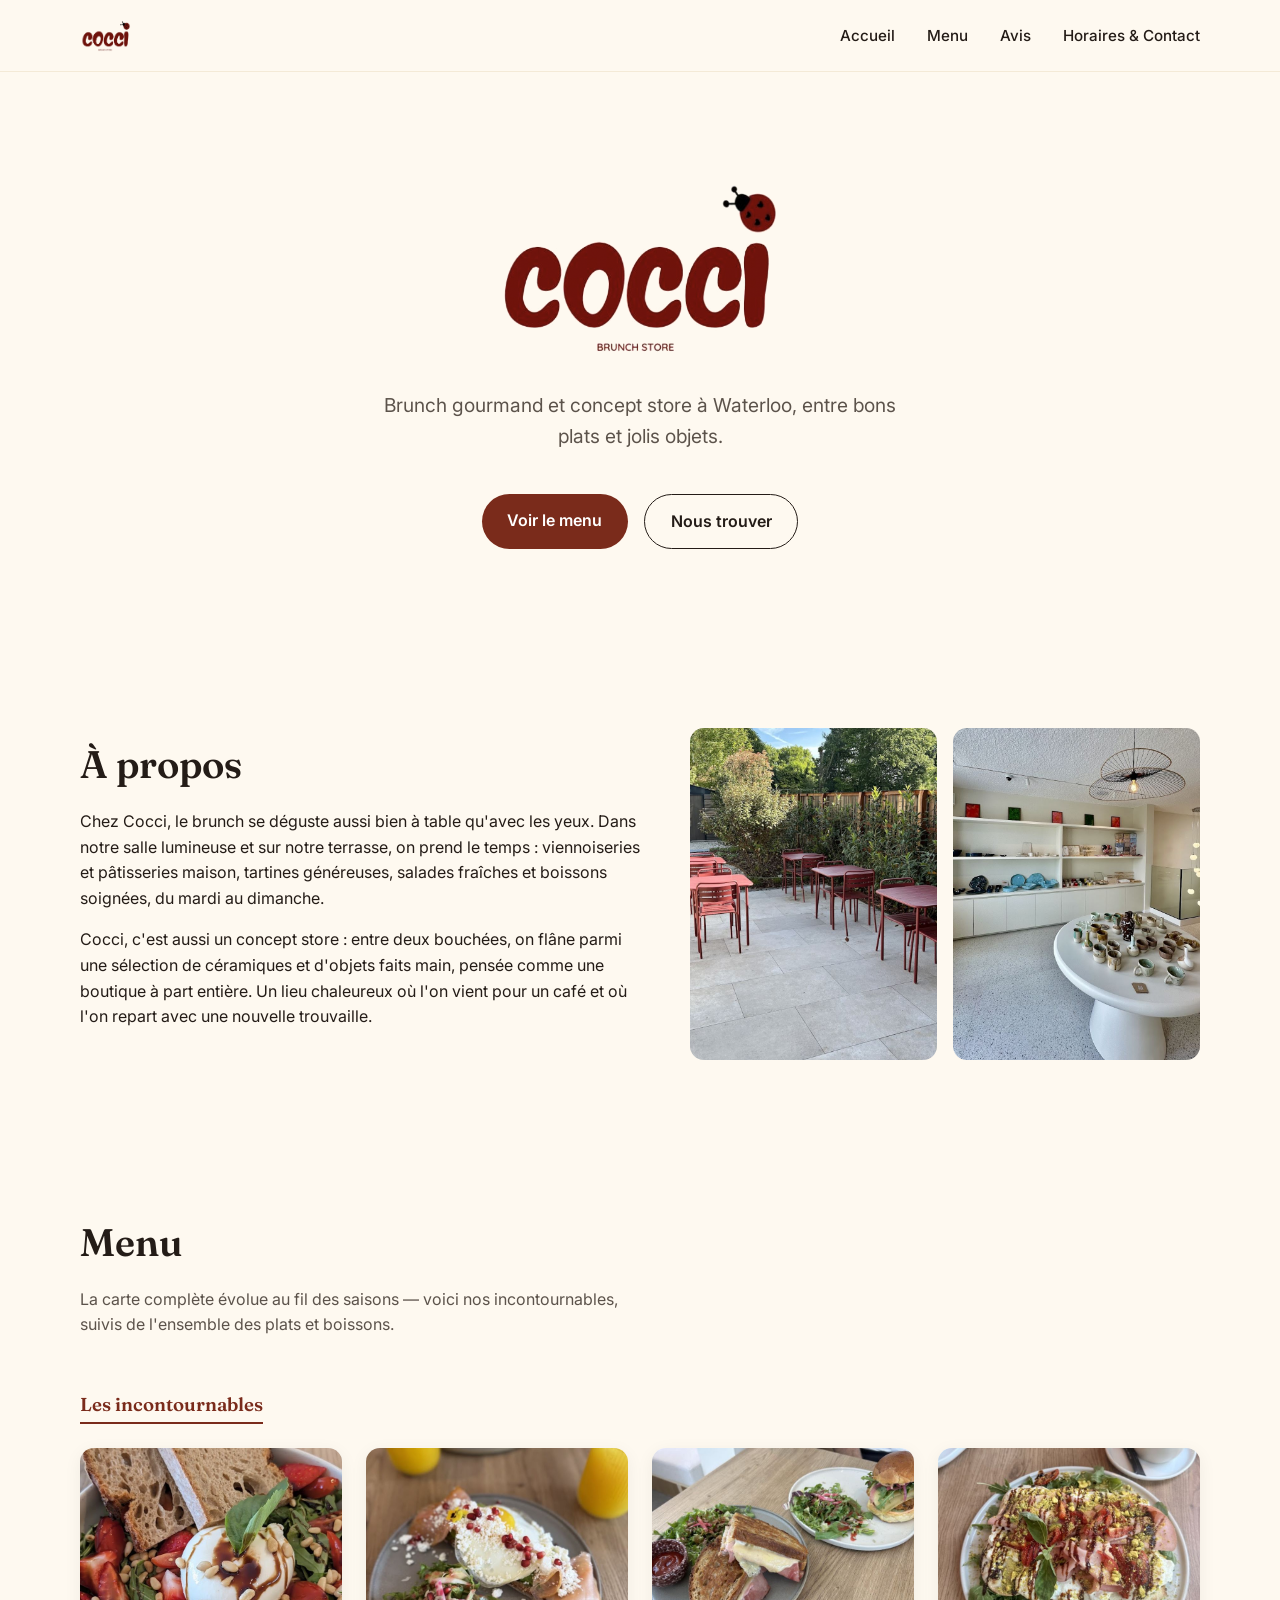
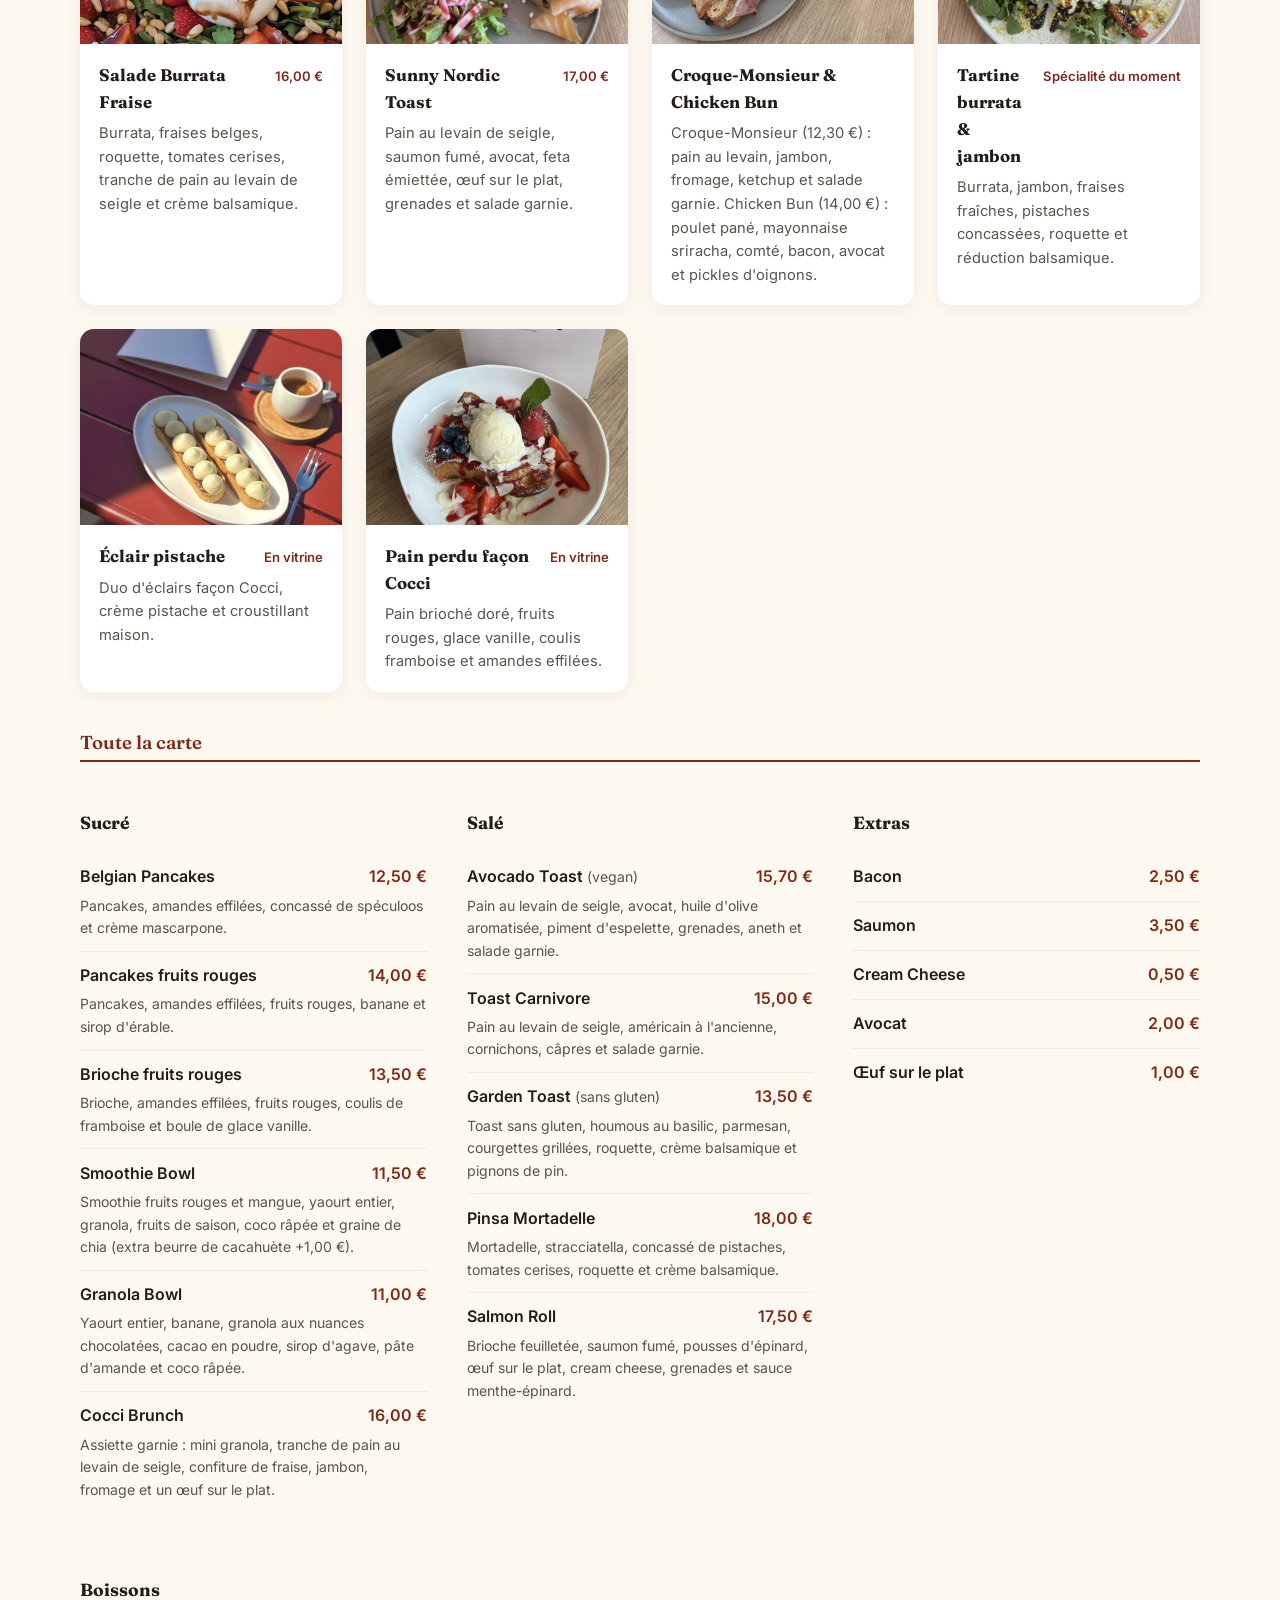
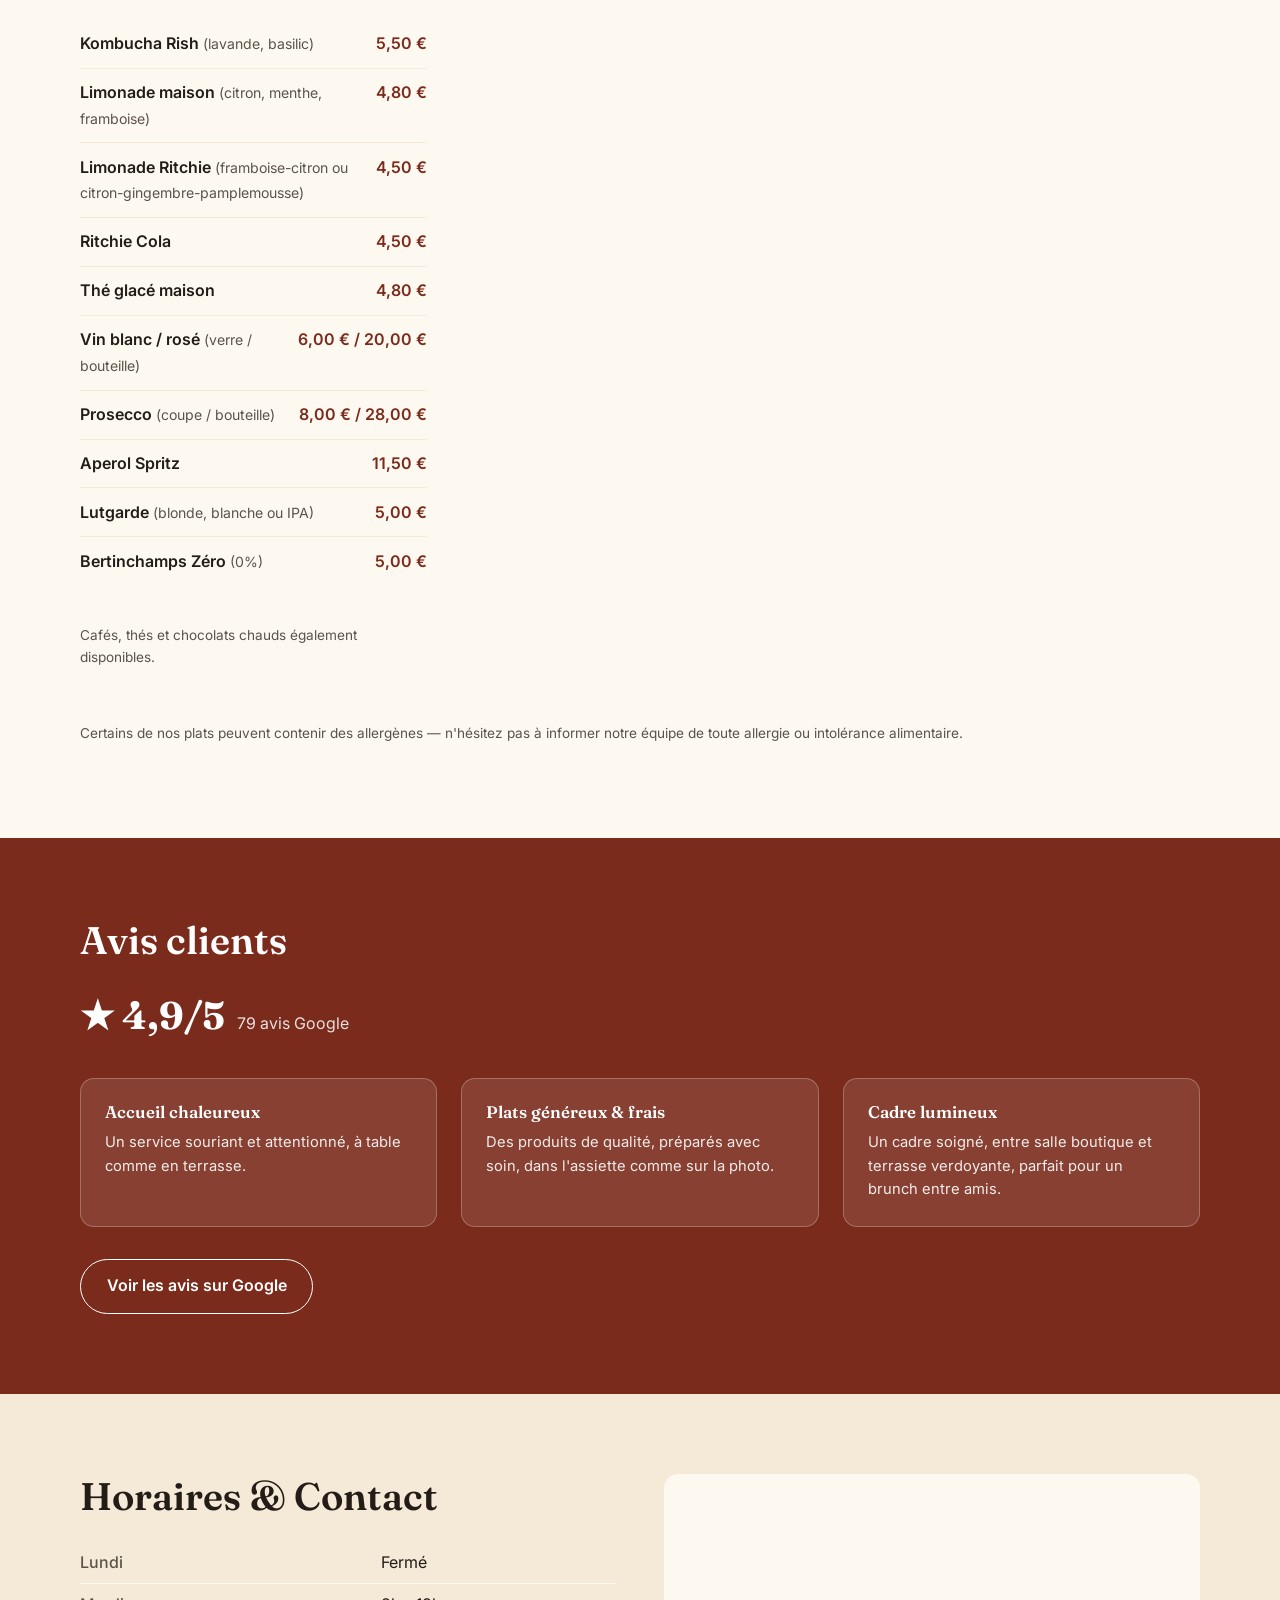
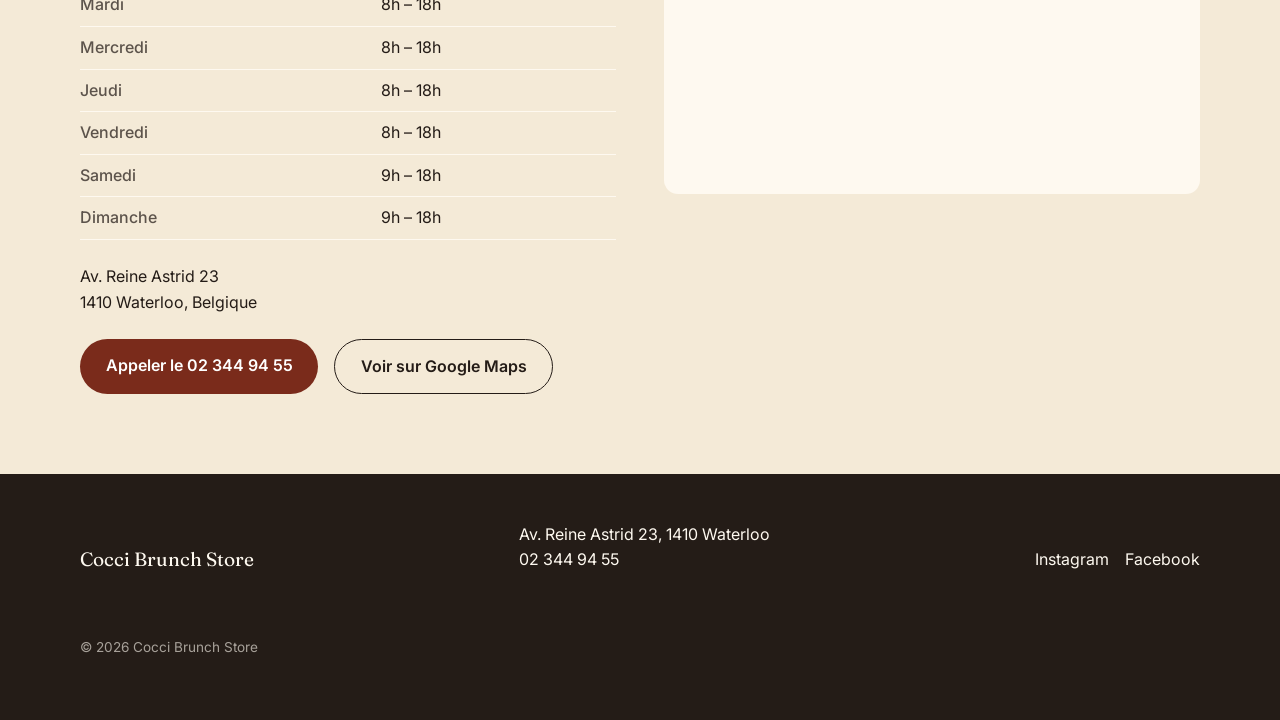
<file: cocci-brunch-store/index.html>
<!DOCTYPE html>
<html lang="fr">
<head>
<meta charset="UTF-8">
<meta name="viewport" content="width=device-width, initial-scale=1.0">
<title>Cocci Brunch Store — Brunch &amp; Concept Store à Waterloo</title>
<meta name="description" content="Cocci Brunch Store, brunch restaurant et concept store à Waterloo. Av. Reine Astrid 23, 1410 Waterloo. Note Google 4,9/5 (79 avis).">

<!-- Open Graph -->
<meta property="og:title" content="Cocci Brunch Store — Brunch & Concept Store à Waterloo">
<meta property="og:description" content="Brunch restaurant et concept store à Waterloo. Av. Reine Astrid 23, 1410 Waterloo.">
<meta property="og:type" content="website">

<!-- Google Fonts : à ajuster une fois la direction artistique validée avec les photos -->
<link rel="preconnect" href="https://fonts.googleapis.com">
<link rel="preconnect" href="https://fonts.gstatic.com" crossorigin>
<link href="https://fonts.googleapis.com/css2?family=Fraunces:opsz,wght@9..144,500;9..144,600;9..144,700&family=Inter:wght@400;500;600;700&display=swap" rel="stylesheet">

<link rel="stylesheet" href="css/style.css">

<link rel="icon" type="image/png" sizes="32x32" href="assets/images/logo/favicon-32.png">
<link rel="icon" type="image/png" sizes="16x16" href="assets/images/logo/favicon-16.png">
<link rel="apple-touch-icon" sizes="180x180" href="assets/images/logo/apple-touch-icon.png">
</head>
<body>

<!-- ============ HEADER / NAVIGATION ============ -->
<header class="site-header" id="top">
  <div class="container header-inner">
    <a href="#top" class="logo">
      <img src="assets/images/logo/cocci-logo.png" alt="Cocci Brunch Store" class="logo-img">
    </a>

    <nav class="main-nav" id="main-nav">
      <ul>
        <li><a href="#accueil">Accueil</a></li>
        <li><a href="#menu">Menu</a></li>
        <li><a href="#avis">Avis</a></li>
        <li><a href="#contact">Horaires &amp; Contact</a></li>
      </ul>
    </nav>

    <button type="button" class="nav-toggle" id="nav-toggle" aria-label="Ouvrir le menu" aria-expanded="false" aria-controls="main-nav">
      <span></span><span></span><span></span>
    </button>
  </div>
</header>

<main>

  <!-- ============ HERO ============ -->
  <section class="hero" id="accueil">
    <div class="container hero-content">
      <h1 class="visually-hidden">Cocci Brunch Store</h1>
      <img src="assets/images/logo/cocci-logo.png" alt="" aria-hidden="true" class="hero-logo">
      <p class="hero-tagline">Brunch gourmand et concept store à Waterloo, entre bons plats et jolis objets.</p>
      <div class="hero-actions">
        <a href="#menu" class="btn btn-primary">Voir le menu</a>
        <a href="#contact" class="btn btn-secondary">Nous trouver</a>
      </div>
    </div>
  </section>

  <!-- ============ À PROPOS ============ -->
  <section class="about" id="apropos">
    <div class="container about-grid">
      <div class="about-content">
        <h2>À propos</h2>
        <p>Chez Cocci, le brunch se déguste aussi bien à table qu'avec les yeux. Dans notre salle lumineuse et sur notre terrasse, on prend le temps : viennoiseries et pâtisseries maison, tartines généreuses, salades fraîches et boissons soignées, du mardi au dimanche.</p>
        <p>Cocci, c'est aussi un concept store : entre deux bouchées, on flâne parmi une sélection de céramiques et d'objets faits main, pensée comme une boutique à part entière. Un lieu chaleureux où l'on vient pour un café et où l'on repart avec une nouvelle trouvaille.</p>
      </div>
      <div class="about-gallery">
        <img src="assets/images/lieu/terrasse.jpg" alt="Terrasse extérieure de Cocci Brunch Store, tables et chaises bordeaux" loading="lazy">
        <img src="assets/images/lieu/concept-store.jpg" alt="Coin concept store de Cocci Brunch Store, sélection de céramiques et objets faits main" loading="lazy">
      </div>
    </div>
  </section>

  <!-- ============ MENU ============ -->
  <section class="menu" id="menu">
    <div class="container">
      <h2>Menu</h2>
      <p class="menu-intro">La carte complète évolue au fil des saisons — voici nos incontournables, suivis de l'ensemble des plats et boissons.</p>

      <!-- ---- Les incontournables (plats photographiés) ---- -->
      <h3 class="menu-subheading">Les incontournables</h3>
      <div class="menu-items">
        <div class="menu-item">
          <img src="assets/images/menu/salade-burrata-fraises.jpg" alt="Salade burrata, fraises, roquette et tomates cerises" loading="lazy">
          <div class="menu-item-text">
            <div class="menu-item-row"><h4>Salade Burrata Fraise</h4><span class="menu-item-price">16,00 €</span></div>
            <p>Burrata, fraises belges, roquette, tomates cerises, tranche de pain au levain de seigle et crème balsamique.</p>
          </div>
        </div>
        <div class="menu-item">
          <img src="assets/images/menu/tartine-saumon.jpg" alt="Sunny Nordic Toast, saumon fumé, œuf au plat, feta et grenade" loading="lazy">
          <div class="menu-item-text">
            <div class="menu-item-row"><h4>Sunny Nordic Toast</h4><span class="menu-item-price">17,00 €</span></div>
            <p>Pain au levain de seigle, saumon fumé, avocat, feta émiettée, œuf sur le plat, grenades et salade garnie.</p>
          </div>
        </div>
        <div class="menu-item">
          <img src="assets/images/menu/croque-burger.jpg" alt="Croque-Monsieur et Chicken Bun, chacun servi avec une salade" loading="lazy">
          <div class="menu-item-text">
            <div class="menu-item-row"><h4>Croque-Monsieur &amp; Chicken Bun</h4></div>
            <p>Croque-Monsieur (12,30&nbsp;€) : pain au levain, jambon, fromage, ketchup et salade garnie. Chicken Bun (14,00&nbsp;€) : poulet pané, mayonnaise sriracha, comté, bacon, avocat et pickles d'oignons.</p>
          </div>
        </div>
        <div class="menu-item">
          <img src="assets/images/menu/tartine-burrata-jambon.jpg" alt="Tartine burrata, jambon, fraises et pistaches" loading="lazy">
          <div class="menu-item-text">
            <div class="menu-item-row"><h4>Tartine burrata &amp; jambon</h4><span class="menu-item-price">Spécialité du moment</span></div>
            <p>Burrata, jambon, fraises fraîches, pistaches concassées, roquette et réduction balsamique.</p>
          </div>
        </div>
        <div class="menu-item">
          <img src="assets/images/menu/eclair-pistache.jpg" alt="Duo d'éclairs à la pistache" loading="lazy">
          <div class="menu-item-text">
            <div class="menu-item-row"><h4>Éclair pistache</h4><span class="menu-item-price">En vitrine</span></div>
            <p>Duo d'éclairs façon Cocci, crème pistache et croustillant maison.</p>
          </div>
        </div>
        <div class="menu-item">
          <img src="assets/images/menu/pain-perdu.jpg" alt="Pain perdu, fruits rouges et glace vanille" loading="lazy">
          <div class="menu-item-text">
            <div class="menu-item-row"><h4>Pain perdu façon Cocci</h4><span class="menu-item-price">En vitrine</span></div>
            <p>Pain brioché doré, fruits rouges, glace vanille, coulis framboise et amandes effilées.</p>
          </div>
        </div>
      </div>

      <!-- ---- Toute la carte ---- -->
      <h3 class="menu-subheading menu-subheading--full">Toute la carte</h3>

      <div class="menu-full">
        <div class="menu-full-category">
          <h4>Sucré</h4>
          <ul class="menu-list">
            <li><div class="menu-list-row"><span>Belgian Pancakes</span><span class="menu-list-price">12,50 €</span></div><p>Pancakes, amandes effilées, concassé de spéculoos et crème mascarpone.</p></li>
            <li><div class="menu-list-row"><span>Pancakes fruits rouges</span><span class="menu-list-price">14,00 €</span></div><p>Pancakes, amandes effilées, fruits rouges, banane et sirop d'érable.</p></li>
            <li><div class="menu-list-row"><span>Brioche fruits rouges</span><span class="menu-list-price">13,50 €</span></div><p>Brioche, amandes effilées, fruits rouges, coulis de framboise et boule de glace vanille.</p></li>
            <li><div class="menu-list-row"><span>Smoothie Bowl</span><span class="menu-list-price">11,50 €</span></div><p>Smoothie fruits rouges et mangue, yaourt entier, granola, fruits de saison, coco râpée et graine de chia (extra beurre de cacahuète +1,00&nbsp;€).</p></li>
            <li><div class="menu-list-row"><span>Granola Bowl</span><span class="menu-list-price">11,00 €</span></div><p>Yaourt entier, banane, granola aux nuances chocolatées, cacao en poudre, sirop d'agave, pâte d'amande et coco râpée.</p></li>
            <li><div class="menu-list-row"><span>Cocci Brunch</span><span class="menu-list-price">16,00 €</span></div><p>Assiette garnie : mini granola, tranche de pain au levain de seigle, confiture de fraise, jambon, fromage et un œuf sur le plat.</p></li>
          </ul>
        </div>

        <div class="menu-full-category">
          <h4>Salé</h4>
          <ul class="menu-list">
            <li><div class="menu-list-row"><span>Avocado Toast <em>(vegan)</em></span><span class="menu-list-price">15,70 €</span></div><p>Pain au levain de seigle, avocat, huile d'olive aromatisée, piment d'espelette, grenades, aneth et salade garnie.</p></li>
            <li><div class="menu-list-row"><span>Toast Carnivore</span><span class="menu-list-price">15,00 €</span></div><p>Pain au levain de seigle, américain à l'ancienne, cornichons, câpres et salade garnie.</p></li>
            <li><div class="menu-list-row"><span>Garden Toast <em>(sans gluten)</em></span><span class="menu-list-price">13,50 €</span></div><p>Toast sans gluten, houmous au basilic, parmesan, courgettes grillées, roquette, crème balsamique et pignons de pin.</p></li>
            <li><div class="menu-list-row"><span>Pinsa Mortadelle</span><span class="menu-list-price">18,00 €</span></div><p>Mortadelle, stracciatella, concassé de pistaches, tomates cerises, roquette et crème balsamique.</p></li>
            <li><div class="menu-list-row"><span>Salmon Roll</span><span class="menu-list-price">17,50 €</span></div><p>Brioche feuilletée, saumon fumé, pousses d'épinard, œuf sur le plat, cream cheese, grenades et sauce menthe-épinard.</p></li>
          </ul>
        </div>

        <div class="menu-full-category">
          <h4>Extras</h4>
          <ul class="menu-list menu-list--extras">
            <li><span>Bacon</span><span class="menu-list-price">2,50 €</span></li>
            <li><span>Saumon</span><span class="menu-list-price">3,50 €</span></li>
            <li><span>Cream Cheese</span><span class="menu-list-price">0,50 €</span></li>
            <li><span>Avocat</span><span class="menu-list-price">2,00 €</span></li>
            <li><span>Œuf sur le plat</span><span class="menu-list-price">1,00 €</span></li>
          </ul>
        </div>

        <div class="menu-full-category">
          <h4>Boissons</h4>
          <ul class="menu-list menu-list--extras">
            <li><span>Kombucha Rish <em>(lavande, basilic)</em></span><span class="menu-list-price">5,50 €</span></li>
            <li><span>Limonade maison <em>(citron, menthe, framboise)</em></span><span class="menu-list-price">4,80 €</span></li>
            <li><span>Limonade Ritchie <em>(framboise-citron ou citron-gingembre-pamplemousse)</em></span><span class="menu-list-price">4,50 €</span></li>
            <li><span>Ritchie Cola</span><span class="menu-list-price">4,50 €</span></li>
            <li><span>Thé glacé maison</span><span class="menu-list-price">4,80 €</span></li>
            <li><span>Vin blanc / rosé <em>(verre / bouteille)</em></span><span class="menu-list-price">6,00 € / 20,00 €</span></li>
            <li><span>Prosecco <em>(coupe / bouteille)</em></span><span class="menu-list-price">8,00 € / 28,00 €</span></li>
            <li><span>Aperol Spritz</span><span class="menu-list-price">11,50 €</span></li>
            <li><span>Lutgarde <em>(blonde, blanche ou IPA)</em></span><span class="menu-list-price">5,00 €</span></li>
            <li><span>Bertinchamps Zéro <em>(0%)</em></span><span class="menu-list-price">5,00 €</span></li>
          </ul>
          <p class="menu-note">Cafés, thés et chocolats chauds également disponibles.</p>
        </div>
      </div>

      <p class="menu-note">Certains de nos plats peuvent contenir des allergènes — n'hésitez pas à informer notre équipe de toute allergie ou intolérance alimentaire.</p>
    </div>
  </section>

  <!-- ============ AVIS CLIENTS ============ -->
  <section class="reviews" id="avis">
    <div class="container">
      <h2>Avis clients</h2>
      <div class="reviews-rating">
        <span class="rating-score">★ 4,9/5</span>
        <span class="rating-count">79 avis Google</span>
      </div>
      <div class="reviews-list">
        <div class="review-highlight">
          <h3>Accueil chaleureux</h3>
          <p>Un service souriant et attentionné, à table comme en terrasse.</p>
        </div>
        <div class="review-highlight">
          <h3>Plats généreux &amp; frais</h3>
          <p>Des produits de qualité, préparés avec soin, dans l'assiette comme sur la photo.</p>
        </div>
        <div class="review-highlight">
          <h3>Cadre lumineux</h3>
          <p>Un cadre soigné, entre salle boutique et terrasse verdoyante, parfait pour un brunch entre amis.</p>
        </div>
      </div>
      <a href="https://www.google.com/maps/search/?api=1&query=Cocci+Brunch+Store+Waterloo" target="_blank" rel="noopener" class="btn btn-secondary reviews-cta">Voir les avis sur Google</a>
    </div>
  </section>

  <!-- ============ HORAIRES & CONTACT ============ -->
  <section class="contact" id="contact">
    <div class="container contact-grid">
      <div class="contact-info">
        <h2>Horaires &amp; Contact</h2>

        <table class="hours-table">
          <tbody>
            <tr><th>Lundi</th><td>Fermé</td></tr>
            <tr><th>Mardi</th><td>8h – 18h</td></tr>
            <tr><th>Mercredi</th><td>8h – 18h</td></tr>
            <tr><th>Jeudi</th><td>8h – 18h</td></tr>
            <tr><th>Vendredi</th><td>8h – 18h</td></tr>
            <tr><th>Samedi</th><td>9h – 18h</td></tr>
            <tr><th>Dimanche</th><td>9h – 18h</td></tr>
          </tbody>
        </table>

        <address>
          Av. Reine Astrid 23<br>
          1410 Waterloo, Belgique
        </address>

        <div class="contact-actions">
          <a href="tel:+3223449455" class="btn btn-primary">Appeler&nbsp;le&nbsp;02 344 94 55</a>
          <a href="https://www.google.com/maps/search/?api=1&query=Av.+Reine+Astrid+23%2C+1410+Waterloo" target="_blank" rel="noopener" class="btn btn-secondary">Voir sur Google Maps</a>
        </div>
      </div>

      <div class="contact-map">
        <iframe
          src="https://www.google.com/maps?q=Cocci+Brunch+Store,+Av.+Reine+Astrid+23,+1410+Waterloo,+Belgique&output=embed"
          title="Cocci Brunch Store sur Google Maps"
          loading="lazy"
          referrerpolicy="no-referrer-when-downgrade"
          allowfullscreen>
        </iframe>
      </div>
    </div>
  </section>

</main>

<!-- ============ FOOTER ============ -->
<footer class="site-footer">
  <div class="container footer-inner">
    <div class="footer-brand">Cocci Brunch Store</div>
    <address>
      Av. Reine Astrid 23, 1410 Waterloo<br>
      <a href="tel:+3223449455">02 344 94 55</a>
    </address>
    <div class="footer-social">
      <!-- Liens réseaux sociaux à ajouter -->
      <a href="#" aria-label="Instagram">Instagram</a>
      <a href="#" aria-label="Facebook">Facebook</a>
    </div>
    <p class="footer-copy">&copy; 2026 Cocci Brunch Store</p>
  </div>
</footer>

<script src="js/main.js"></script>
</body>
</html>
</file>
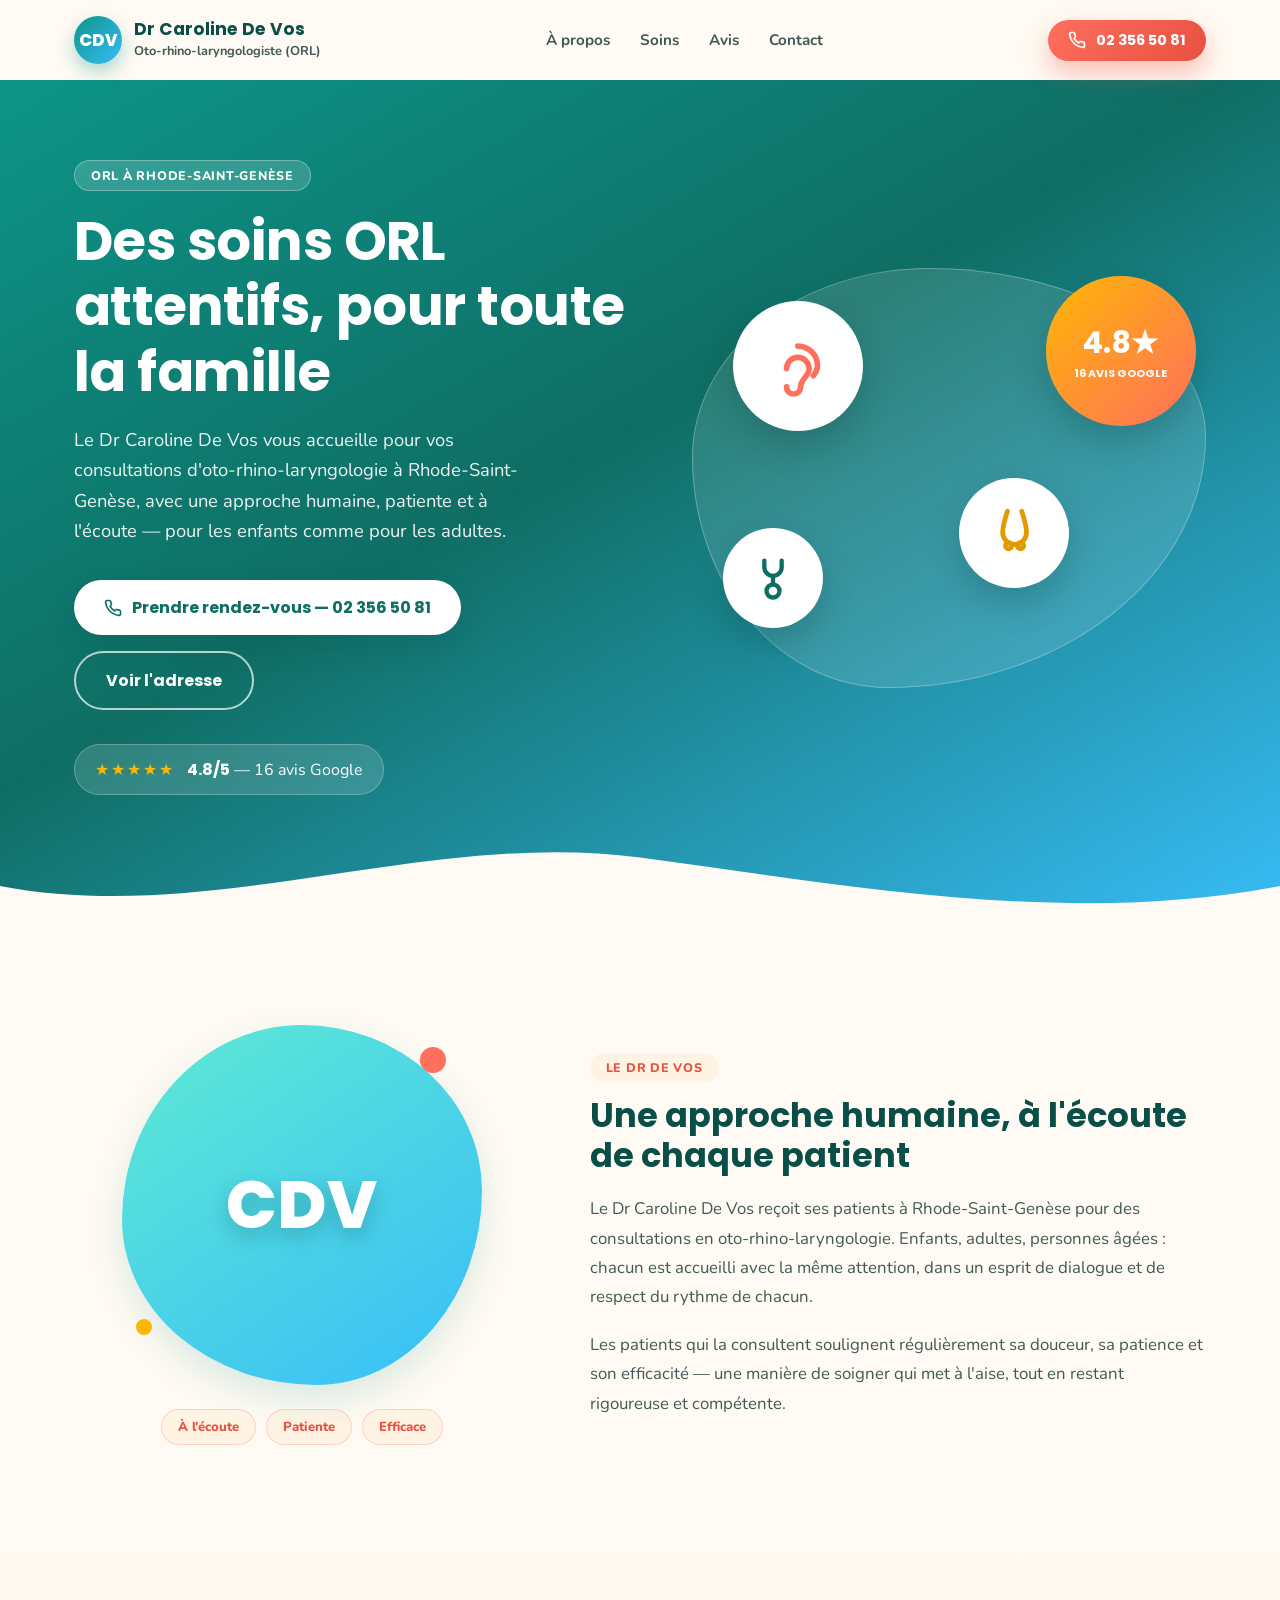
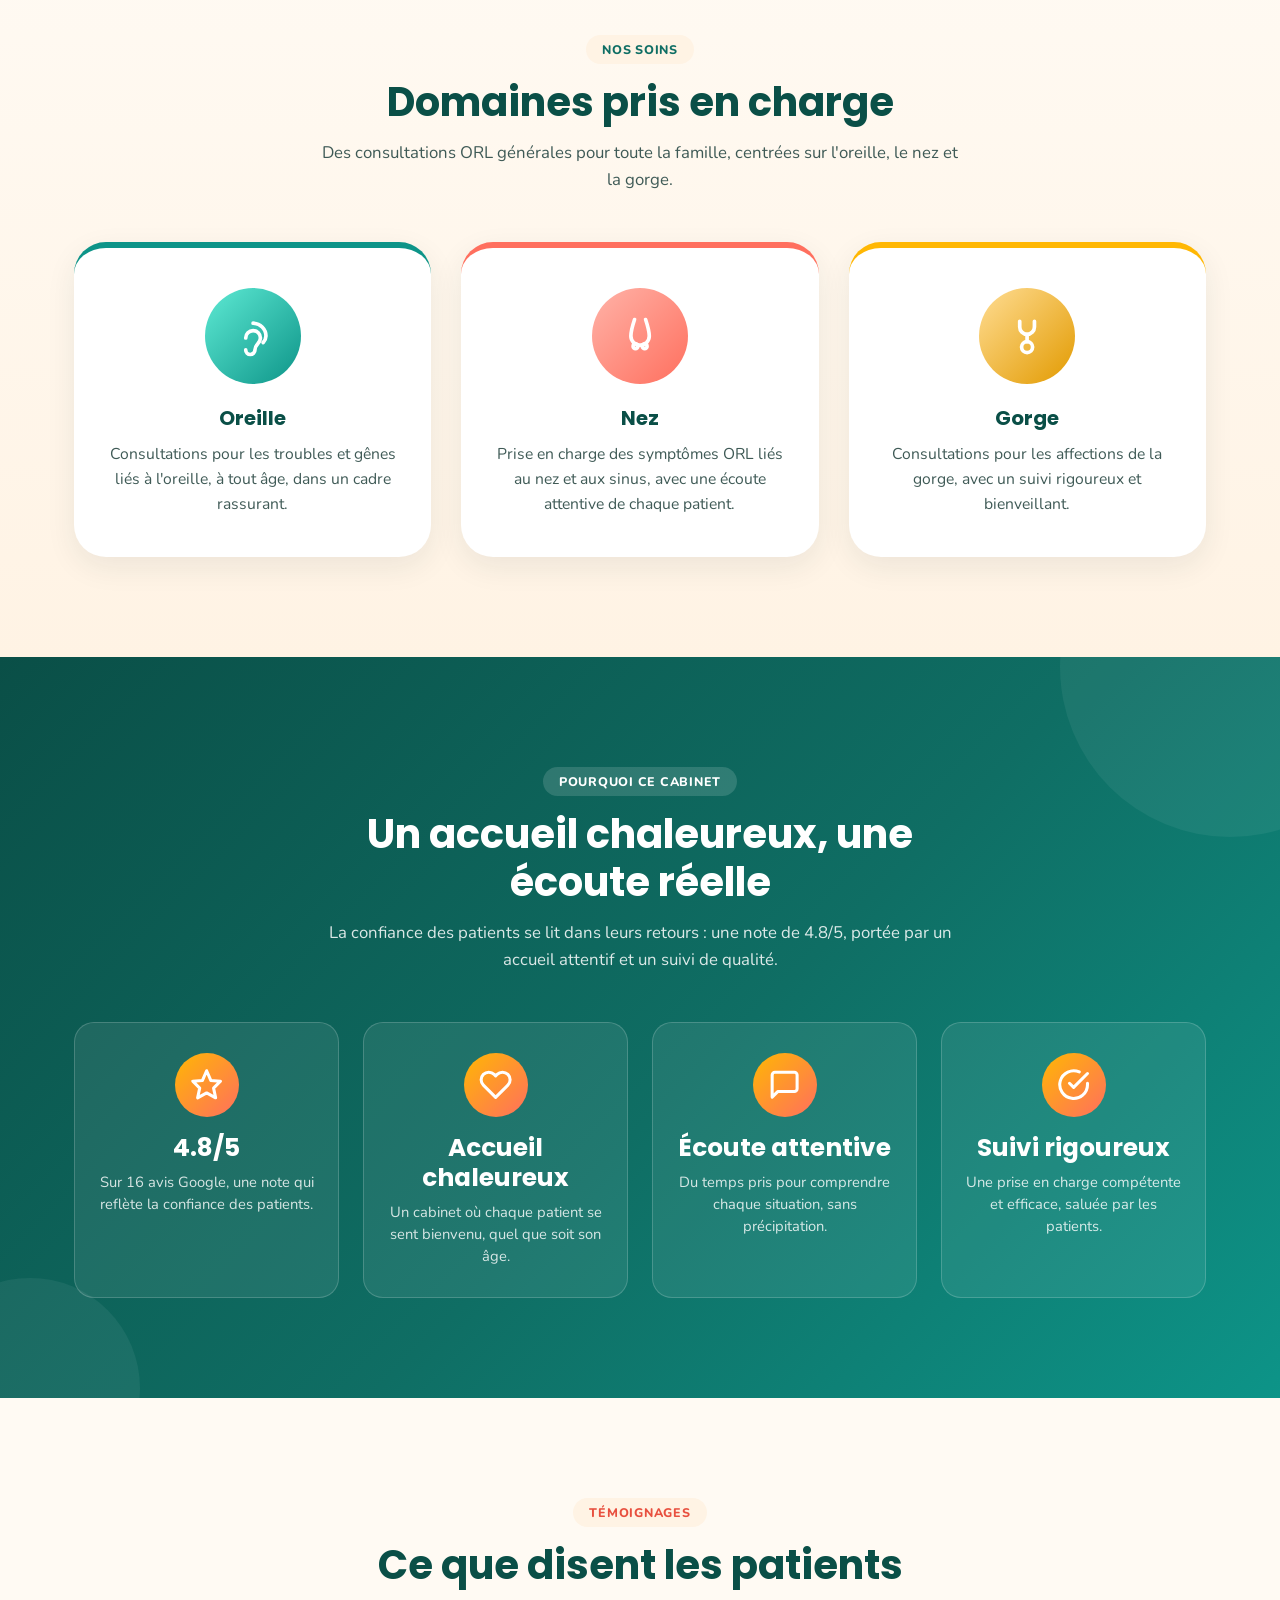
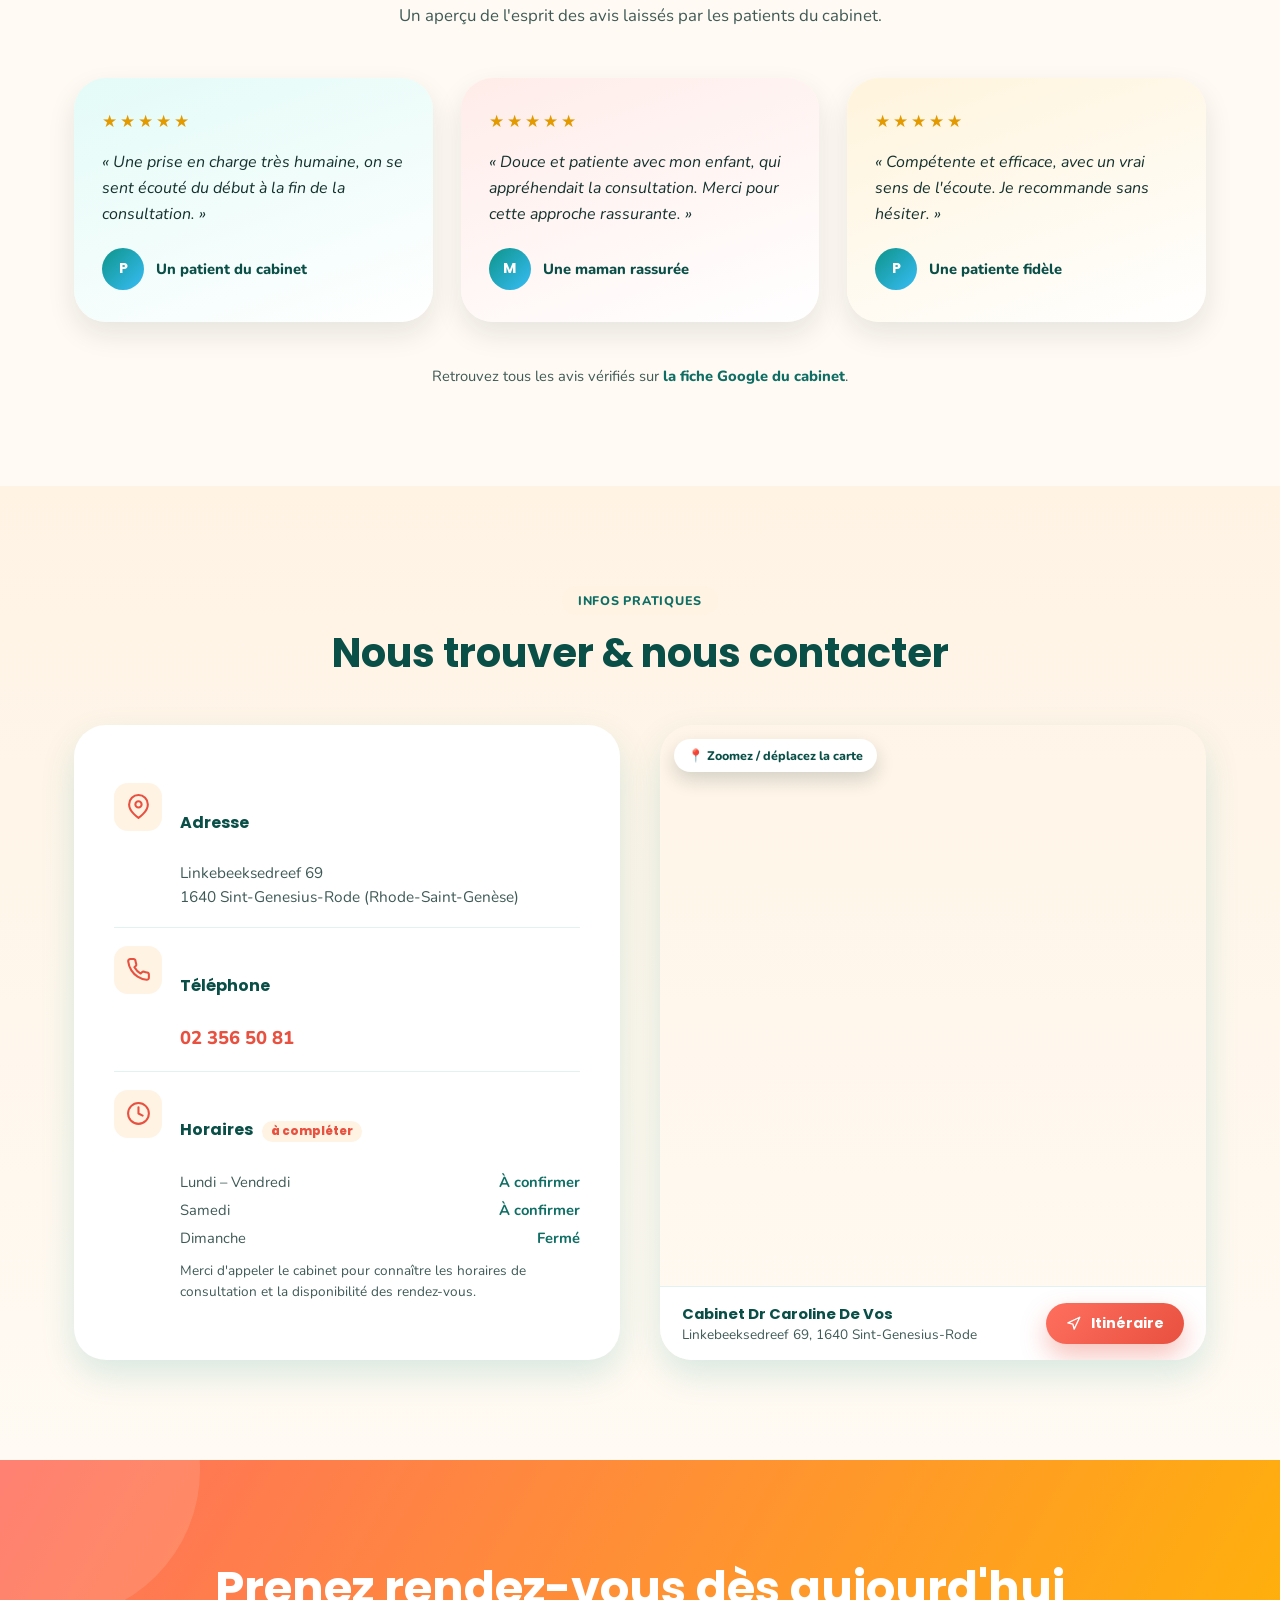
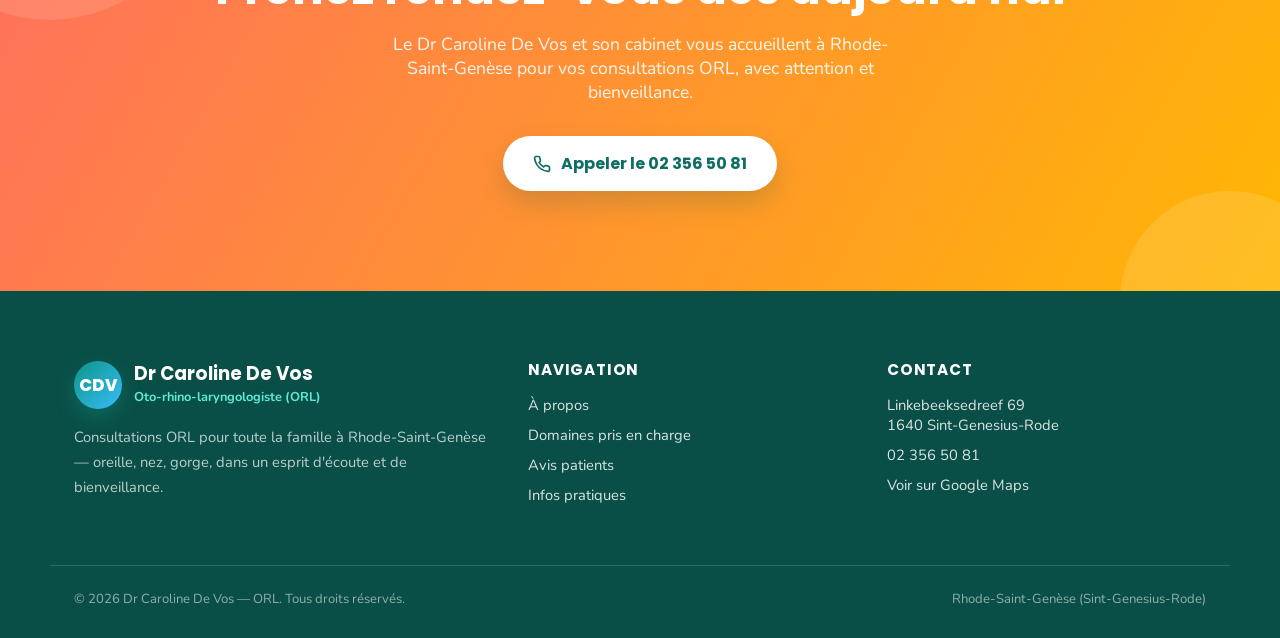
<file: dr-caroline-de-vos.html>
<!DOCTYPE html>
<html lang="fr">
<head>
<meta charset="UTF-8">
<meta name="viewport" content="width=device-width, initial-scale=1.0">
<title>Dr Caroline De Vos — ORL à Rhode-Saint-Genèse | Oto-rhino-laryngologiste</title>
<meta name="description" content="Dr Caroline De Vos, médecin ORL (oto-rhino-laryngologiste) à Rhode-Saint-Genèse. Consultations pour toute la famille : oreille, nez, gorge. Accueil chaleureux, écoute attentive. Prenez rendez-vous au 02 356 50 81.">
<meta name="keywords" content="ORL Rhode-Saint-Genèse, oto-rhino-laryngologiste Rhode-Saint-Genèse, médecin ORL Sint-Genesius-Rode, Dr Caroline De Vos, ORL enfant, ORL adulte, Linkebeeksedreef">
<meta name="author" content="Dr Caroline De Vos">
<meta name="robots" content="index, follow">

<!-- Open Graph -->
<meta property="og:type" content="business.business">
<meta property="og:title" content="Dr Caroline De Vos — ORL à Rhode-Saint-Genèse">
<meta property="og:description" content="Consultations ORL attentives pour toute la famille à Rhode-Saint-Genèse. Note de 4.8/5 sur Google. Prenez rendez-vous au 02 356 50 81.">
<meta property="og:locale" content="fr_BE">

<!-- Favicon (emoji, sans dépendance externe) -->
<link rel="icon" href="data:image/svg+xml,%3Csvg xmlns='http://www.w3.org/2000/svg' viewBox='0 0 100 100'%3E%3Ctext y='.9em' font-size='90'%3E%F0%9F%8E%A7%3C/text%3E%3C/svg%3E">

<!-- Données structurées locales pour le SEO -->
<script type="application/ld+json">
{
  "@context": "https://schema.org",
  "@type": "Physician",
  "name": "Dr Caroline De Vos",
  "medicalSpecialty": "Otolaryngologic",
  "address": {
    "@type": "PostalAddress",
    "streetAddress": "Linkebeeksedreef 69",
    "postalCode": "1640",
    "addressLocality": "Sint-Genesius-Rode (Rhode-Saint-Genèse)",
    "addressCountry": "BE"
  },
  "telephone": "+32 2 356 50 81",
  "aggregateRating": {
    "@type": "AggregateRating",
    "ratingValue": "4.8",
    "reviewCount": "16"
  }
}
</script>

<link rel="preconnect" href="https://fonts.googleapis.com">
<link rel="preconnect" href="https://fonts.gstatic.com" crossorigin>
<link href="https://fonts.googleapis.com/css2?family=Nunito:wght@400;600;700;800&family=Poppins:wght@600;700;800&display=swap" rel="stylesheet">

<style>
  /* ===========================================================
     VARIABLES — palette chaleureuse : turquoise dominant,
     touches corail / moutarde pour dynamiser
     =========================================================== */
  :root{
    --teal: #0d9488;
    --teal-dark: #0f6e64;
    --teal-deep: #0a4f47;
    --teal-light: #5eead4;
    --sky: #38bdf8;
    --coral: #ff6f5e;
    --coral-dark: #e8503f;
    --mustard: #ffb703;
    --mustard-dark: #e29a00;
    --cream: #fffaf3;
    --cream-soft: #fff3e4;
    --ink: #14312d;
    --ink-soft: #3f5a56;
    --white: #ffffff;
    --shadow: 0 14px 34px rgba(13,148,136,.16);
    --radius-lg: 32px;
    --radius-md: 20px;
    --font-head: 'Poppins', 'Nunito', sans-serif;
    --font-body: 'Nunito', 'Poppins', sans-serif;
  }

  *{box-sizing:border-box;}
  html{scroll-behavior:smooth;}
  body{
    margin:0;
    font-family:var(--font-body);
    color:var(--ink);
    background:var(--cream);
    overflow-x:hidden;
    -webkit-font-smoothing:antialiased;
  }
  img{max-width:100%;display:block;}
  a{color:inherit;text-decoration:none;}
  ul{margin:0;padding:0;list-style:none;}
  h1,h2,h3,h4{font-family:var(--font-head);margin:0;line-height:1.2;}
  p{margin:0;}
  section{position:relative;}
  .container{
    max-width:1180px;
    margin:0 auto;
    padding:0 24px;
  }
  .eyebrow{
    display:inline-flex;
    align-items:center;
    gap:8px;
    font-weight:800;
    letter-spacing:.06em;
    text-transform:uppercase;
    font-size:.78rem;
    padding:6px 16px;
    border-radius:999px;
  }
  .section-head{
    text-align:center;
    max-width:640px;
    margin:0 auto 48px;
  }
  .section-title{
    font-size:clamp(1.7rem, 3.4vw, 2.5rem);
    margin-top:14px;
    color:var(--teal-deep);
  }
  .section-sub{
    margin-top:14px;
    font-size:1.05rem;
    color:var(--ink-soft);
    line-height:1.6;
  }

  /* ===== Boutons ===== */
  .btn{
    display:inline-flex;
    align-items:center;
    gap:10px;
    font-family:var(--font-head);
    font-weight:700;
    font-size:1rem;
    padding:15px 30px;
    border-radius:999px;
    border:none;
    cursor:pointer;
    transition:transform .25s ease, box-shadow .25s ease, background .25s ease;
    white-space:nowrap;
  }
  .btn:hover{transform:translateY(-3px);}
  .btn-coral{
    background:linear-gradient(135deg, var(--coral), var(--coral-dark));
    color:var(--white);
    box-shadow:0 12px 26px rgba(232,80,63,.35);
  }
  .btn-coral:hover{box-shadow:0 18px 34px rgba(232,80,63,.45);}
  .btn-white{
    background:var(--white);
    color:var(--teal-dark);
    box-shadow:0 12px 26px rgba(13,79,71,.18);
  }
  .btn-outline{
    background:transparent;
    color:var(--white);
    border:2px solid rgba(255,255,255,.7);
  }
  .btn-outline:hover{background:rgba(255,255,255,.15);}
  .btn-sm{padding:10px 20px;font-size:.9rem;}

  /* ===========================================================
     HEADER
     =========================================================== */
  header{
    position:sticky;
    top:0;
    z-index:100;
    background:rgba(255,250,243,.9);
    backdrop-filter:blur(10px);
    transition:box-shadow .3s ease;
  }
  header.scrolled{box-shadow:0 8px 24px rgba(20,49,45,.08);}
  .nav-wrap{
    display:flex;
    align-items:center;
    justify-content:space-between;
    padding:16px 24px;
    max-width:1180px;
    margin:0 auto;
  }
  .brand{display:flex;align-items:center;gap:12px;}
  .brand-mark{
    width:48px;height:48px;border-radius:50%;
    background:linear-gradient(135deg, var(--teal), var(--sky));
    display:flex;align-items:center;justify-content:center;
    color:var(--white);font-family:var(--font-head);font-weight:800;font-size:1.05rem;
    box-shadow:0 8px 18px rgba(13,148,136,.35);
    flex-shrink:0;
  }
  .brand-text h1{font-size:1.08rem;color:var(--teal-deep);}
  .brand-text span{font-size:.8rem;color:var(--ink-soft);font-weight:700;}
  nav.links{display:flex;align-items:center;gap:30px;}
  nav.links a{
    font-weight:700;
    font-size:.95rem;
    color:var(--ink-soft);
    position:relative;
    padding:4px 0;
    transition:color .2s ease;
  }
  nav.links a:hover{color:var(--teal-dark);}
  .header-actions{display:flex;align-items:center;gap:18px;}
  .burger{
    display:none;
    flex-direction:column;
    gap:5px;
    background:none;border:none;cursor:pointer;padding:6px;
  }
  .burger span{width:26px;height:3px;border-radius:3px;background:var(--teal-deep);}
  .mobile-menu{
    display:none;
    flex-direction:column;
    gap:2px;
    background:var(--white);
    padding:10px 24px 20px;
    border-top:1px solid rgba(13,148,136,.12);
  }
  .mobile-menu a{
    padding:12px 0;
    font-weight:700;
    color:var(--ink);
    border-bottom:1px solid rgba(13,148,136,.08);
  }
  .mobile-menu.open{display:flex;}

  /* ===========================================================
     HERO
     =========================================================== */
  .hero{
    background:linear-gradient(150deg, var(--teal) 0%, var(--teal-dark) 45%, var(--sky) 100%);
    color:var(--white);
    padding:80px 0 130px;
    overflow:hidden;
  }
  .hero-inner{
    display:grid;
    grid-template-columns:1.05fr .95fr;
    gap:50px;
    align-items:center;
    position:relative;
    z-index:2;
  }
  .hero-eyebrow{
    background:rgba(255,255,255,.16);
    color:var(--white);
    border:1px solid rgba(255,255,255,.3);
  }
  .hero h2{
    font-size:clamp(2.1rem, 4.6vw, 3.4rem);
    margin-top:18px;
    letter-spacing:-.01em;
  }
  .hero p.lead{
    margin-top:20px;
    font-size:1.15rem;
    max-width:480px;
    color:rgba(255,255,255,.92);
    line-height:1.65;
  }
  .hero-cta{display:flex;gap:16px;flex-wrap:wrap;margin-top:34px;}
  .hero-rating{
    display:flex;align-items:center;gap:12px;
    margin-top:34px;
    background:rgba(255,255,255,.14);
    border:1px solid rgba(255,255,255,.25);
    padding:12px 20px;
    border-radius:999px;
    width:fit-content;
  }
  .stars{color:var(--mustard);letter-spacing:2px;font-size:1rem;}
  .hero-rating strong{font-family:var(--font-head);}

  /* visuel héro : blob + icônes flottantes */
  .hero-visual{position:relative;height:420px;}
  .blob-card{
    position:absolute;inset:0;
    background:rgba(255,255,255,.12);
    border:1px solid rgba(255,255,255,.28);
    border-radius:46% 54% 62% 38% / 45% 40% 60% 55%;
    backdrop-filter:blur(6px);
  }
  .float-icon{
    position:absolute;
    background:var(--white);
    border-radius:50%;
    display:flex;align-items:center;justify-content:center;
    box-shadow:0 16px 32px rgba(10,50,45,.22);
    animation:float 5s ease-in-out infinite;
  }
  .float-icon svg{width:52%;height:52%;}
  .fi-ear{width:130px;height:130px;top:8%;left:8%;color:var(--coral);animation-delay:0s;}
  .fi-nose{width:110px;height:110px;top:50%;left:52%;color:var(--mustard-dark);animation-delay:1.2s;}
  .fi-throat{width:100px;height:100px;top:62%;left:6%;color:var(--teal-dark);animation-delay:.6s;}
  .fi-badge{
    width:150px;height:150px;
    top:2%;right:2%;
    background:linear-gradient(135deg,var(--mustard),var(--coral));
    color:var(--white);
    flex-direction:column;
    font-family:var(--font-head);
    text-align:center;
    animation-delay:1.8s;
  }
  .fi-badge b{font-size:1.9rem;display:block;}
  .fi-badge small{font-size:.68rem;font-weight:700;}
  @keyframes float{
    0%,100%{transform:translateY(0);}
    50%{transform:translateY(-16px);}
  }

  .hero-waves{
    position:absolute;left:0;right:0;bottom:-1px;line-height:0;z-index:1;
  }
  .hero-waves svg{width:100%;height:auto;display:block;}

  /* ===========================================================
     À PROPOS
     =========================================================== */
  .about{padding:100px 0 90px;background:var(--cream);}
  .about-grid{
    display:grid;
    grid-template-columns:.85fr 1.15fr;
    gap:60px;
    align-items:center;
  }
  .about-avatar{
    width:100%;
    aspect-ratio:1/1;
    max-width:360px;
    margin:0 auto;
    border-radius:50% 50% 46% 54% / 54% 46% 54% 46%;
    background:linear-gradient(145deg, var(--teal-light), var(--sky));
    display:flex;align-items:center;justify-content:center;
    box-shadow:var(--shadow);
    position:relative;
  }
  .about-avatar span{
    font-family:var(--font-head);
    font-size:4.2rem;
    font-weight:800;
    color:var(--white);
    text-shadow:0 8px 20px rgba(10,60,54,.25);
  }
  .about-avatar .deco-dot{
    position:absolute;
    border-radius:50%;
    background:var(--coral);
  }
  .about-avatar .deco-dot.d1{width:26px;height:26px;top:6%;right:10%;}
  .about-avatar .deco-dot.d2{width:16px;height:16px;bottom:14%;left:4%;background:var(--mustard);}
  .about-badges{display:flex;flex-wrap:wrap;gap:10px;margin-top:24px;}
  .about-badges span{
    background:var(--cream-soft);
    color:var(--coral-dark);
    font-weight:800;
    font-size:.82rem;
    padding:8px 16px;
    border-radius:999px;
    border:1px solid rgba(255,111,94,.25);
  }
  .about-text .eyebrow{background:var(--cream-soft);color:var(--coral-dark);}
  .about-text h3{font-size:clamp(1.6rem,3vw,2.1rem);color:var(--teal-deep);margin-top:14px;}
  .about-text p{margin-top:18px;color:var(--ink-soft);font-size:1.05rem;line-height:1.75;}

  /* ===========================================================
     DOMAINES PRIS EN CHARGE
     =========================================================== */
  .domains{
    padding:100px 0;
    background:linear-gradient(180deg, var(--cream) 0%, var(--cream-soft) 100%);
    position:relative;
  }
  .domains-grid{
    display:grid;
    grid-template-columns:repeat(3, 1fr);
    gap:30px;
  }
  .domain-card{
    background:var(--white);
    border-radius:var(--radius-lg);
    padding:40px 30px;
    text-align:center;
    box-shadow:0 10px 30px rgba(20,49,45,.08);
    transition:transform .3s ease, box-shadow .3s ease;
    border-top:6px solid var(--teal);
  }
  .domain-card:hover{transform:translateY(-10px);box-shadow:0 22px 40px rgba(20,49,45,.14);}
  .domain-card.coral{border-top-color:var(--coral);}
  .domain-card.mustard{border-top-color:var(--mustard);}
  .domain-icon{
    width:96px;height:96px;
    border-radius:50%;
    margin:0 auto 22px;
    display:flex;align-items:center;justify-content:center;
    background:linear-gradient(135deg, var(--teal-light), var(--teal));
    color:var(--white);
    animation:float 6s ease-in-out infinite;
  }
  .domain-card.coral .domain-icon{background:linear-gradient(135deg, #ffb3a8, var(--coral));}
  .domain-card.mustard .domain-icon{background:linear-gradient(135deg, #ffdd94, var(--mustard-dark));}
  .domain-icon svg{width:46%;height:46%;}
  .domain-card h4{font-size:1.25rem;color:var(--teal-deep);}
  .domain-card p{margin-top:12px;color:var(--ink-soft);line-height:1.6;font-size:.98rem;}

  /* ===========================================================
     POURQUOI CONSULTER
     =========================================================== */
  .why{
    background:linear-gradient(135deg, var(--teal-deep), var(--teal-dark) 55%, var(--teal));
    color:var(--white);
    padding:110px 0 100px;
    position:relative;
    overflow:hidden;
  }
  .why .section-sub{color:rgba(255,255,255,.85);}
  .why .eyebrow{background:rgba(255,255,255,.14);color:var(--white);}
  .why-grid{
    display:grid;
    grid-template-columns:repeat(4, 1fr);
    gap:24px;
    margin-top:20px;
  }
  .why-card{
    background:rgba(255,255,255,.08);
    border:1px solid rgba(255,255,255,.18);
    border-radius:var(--radius-md);
    padding:30px 22px;
    text-align:center;
  }
  .why-card .icon-wrap{
    width:64px;height:64px;border-radius:50%;
    margin:0 auto 16px;
    display:flex;align-items:center;justify-content:center;
    background:linear-gradient(135deg, var(--mustard), var(--coral));
  }
  .why-card .icon-wrap svg{width:52%;height:52%;color:var(--white);}
  .why-card h4{font-family:var(--font-head);font-size:1.55rem;}
  .why-card p{margin-top:8px;font-size:.92rem;color:rgba(255,255,255,.82);line-height:1.5;}
  .why-blob{
    position:absolute;border-radius:50%;
    background:rgba(255,255,255,.06);
  }
  .wb1{width:340px;height:340px;top:-160px;right:-120px;}
  .wb2{width:220px;height:220px;bottom:-100px;left:-80px;}

  /* ===========================================================
     TÉMOIGNAGES
     =========================================================== */
  .testimonials{padding:100px 0;background:var(--cream);}
  .testi-grid{
    display:grid;
    grid-template-columns:repeat(3, 1fr);
    gap:28px;
  }
  .testi-card{
    border-radius:var(--radius-lg);
    padding:32px 28px;
    box-shadow:0 12px 28px rgba(20,49,45,.1);
    position:relative;
  }
  .testi-card.teal{background:linear-gradient(160deg, #e3fbf7, #ffffff);}
  .testi-card.coral{background:linear-gradient(160deg, #ffece9, #ffffff);}
  .testi-card.mustard{background:linear-gradient(160deg, #fff4dc, #ffffff);}
  .testi-stars{color:var(--mustard-dark);font-size:1.05rem;letter-spacing:3px;}
  .testi-card p.quote{
    margin-top:16px;
    font-size:1rem;
    line-height:1.65;
    color:var(--ink);
    font-style:italic;
  }
  .testi-author{
    margin-top:20px;
    display:flex;align-items:center;gap:12px;
  }
  .testi-avatar{
    width:42px;height:42px;border-radius:50%;
    background:linear-gradient(135deg, var(--teal), var(--sky));
    color:var(--white);
    display:flex;align-items:center;justify-content:center;
    font-family:var(--font-head);font-weight:700;font-size:.9rem;
  }
  .testi-author span{font-weight:800;font-size:.92rem;color:var(--teal-deep);}
  .testi-note{
    text-align:center;
    margin-top:44px;
    color:var(--ink-soft);
    font-size:.92rem;
  }

  /* ===========================================================
     INFOS PRATIQUES
     =========================================================== */
  .practical{
    padding:100px 0;
    background:linear-gradient(180deg, var(--cream-soft), var(--cream));
  }
  .practical-grid{
    display:grid;
    grid-template-columns:1fr 1fr;
    gap:40px;
    align-items:stretch;
  }
  .info-card{
    background:var(--white);
    border-radius:var(--radius-lg);
    padding:40px;
    box-shadow:var(--shadow);
  }
  .info-row{
    display:flex;
    gap:18px;
    align-items:flex-start;
    padding:18px 0;
    border-bottom:1px solid rgba(13,148,136,.12);
  }
  .info-row:last-child{border-bottom:none;}
  .info-icon{
    width:48px;height:48px;border-radius:14px;
    background:var(--cream-soft);
    color:var(--coral-dark);
    display:flex;align-items:center;justify-content:center;
    flex-shrink:0;
  }
  .info-icon svg{width:52%;height:52%;}
  .info-row h5{font-family:var(--font-head);font-size:1rem;color:var(--teal-deep);}
  .info-row p, .info-row a.tel-link{margin-top:4px;color:var(--ink-soft);font-size:.96rem;line-height:1.55;}
  a.tel-link{font-weight:800;color:var(--coral-dark)!important;font-size:1.15rem!important;}
  .hours-table{width:100%;margin-top:6px;border-collapse:collapse;}
  .hours-table td{padding:4px 0;font-size:.92rem;color:var(--ink-soft);}
  .hours-table td:last-child{text-align:right;font-weight:700;color:var(--teal-dark);}
  .placeholder-tag{
    display:inline-block;
    background:var(--cream-soft);
    color:var(--coral-dark);
    font-size:.72rem;
    font-weight:800;
    padding:2px 9px;
    border-radius:999px;
    margin-left:6px;
  }
  .map-card{
    border-radius:var(--radius-lg);
    overflow:hidden;
    box-shadow:var(--shadow);
    display:flex;
    flex-direction:column;
    min-height:400px;
  }
  .map-frame-wrap{
    position:relative;
    flex:1;
    min-height:320px;
  }
  .map-card iframe{
    width:100%;height:100%;border:0;position:absolute;inset:0;
  }
  .map-bar{
    display:flex;
    align-items:center;
    justify-content:space-between;
    flex-wrap:wrap;
    gap:12px;
    background:var(--white);
    padding:16px 22px;
    border-top:1px solid rgba(13,148,136,.12);
  }
  .map-bar p{font-size:.85rem;color:var(--ink-soft);line-height:1.4;}
  .map-bar p strong{display:block;color:var(--teal-deep);font-family:var(--font-head);font-size:.92rem;}
  .map-hint{
    position:absolute;
    top:14px;left:14px;
    background:var(--white);
    color:var(--teal-deep);
    font-size:.78rem;
    font-weight:800;
    padding:8px 14px;
    border-radius:999px;
    box-shadow:0 8px 18px rgba(20,49,45,.18);
    display:flex;align-items:center;gap:6px;
    pointer-events:none;
  }

  /* ===========================================================
     CTA FINAL
     =========================================================== */
  .final-cta{
    padding:100px 0;
    background:linear-gradient(120deg, var(--coral), var(--mustard));
    text-align:center;
    color:var(--white);
    position:relative;
    overflow:hidden;
  }
  .final-cta h2{font-size:clamp(1.9rem,4vw,2.9rem);}
  .final-cta p{margin-top:16px;font-size:1.1rem;color:rgba(255,255,255,.92);max-width:520px;margin-inline:auto;}
  .final-cta .hero-cta{justify-content:center;margin-top:32px;}
  .final-blob{position:absolute;border-radius:50%;background:rgba(255,255,255,.12);}
  .fb1{width:300px;height:300px;top:-140px;left:-100px;}
  .fb2{width:220px;height:220px;bottom:-120px;right:-60px;}

  /* ===========================================================
     FOOTER
     =========================================================== */
  footer{
    background:var(--teal-deep);
    color:rgba(255,255,255,.85);
    padding:70px 0 30px;
  }
  .footer-grid{
    display:grid;
    grid-template-columns:1.3fr 1fr 1fr;
    gap:40px;
  }
  .footer-brand{display:flex;align-items:center;gap:12px;margin-bottom:16px;}
  .footer-brand h3{color:var(--white);font-size:1.15rem;}
  .footer-brand span{font-size:.8rem;color:var(--teal-light);font-weight:700;}
  footer p{font-size:.92rem;line-height:1.7;color:rgba(255,255,255,.72);}
  footer h4{color:var(--white);font-size:.95rem;margin-bottom:16px;text-transform:uppercase;letter-spacing:.05em;}
  footer ul li{margin-bottom:10px;font-size:.92rem;}
  footer ul li a:hover{color:var(--mustard);}
  .footer-bottom{
    margin-top:50px;
    padding-top:24px;
    border-top:1px solid rgba(255,255,255,.14);
    display:flex;justify-content:space-between;flex-wrap:wrap;gap:10px;
    font-size:.82rem;color:rgba(255,255,255,.55);
  }

  /* ===========================================================
     ANIMATIONS AU SCROLL
     =========================================================== */
  .reveal{
    opacity:0;
    transform:translateY(28px);
    transition:opacity .7s ease, transform .7s ease;
  }
  .reveal.in-view{opacity:1;transform:translateY(0);}
  .reveal-delay-1{transition-delay:.1s;}
  .reveal-delay-2{transition-delay:.2s;}
  .reveal-delay-3{transition-delay:.3s;}

  /* ===========================================================
     RESPONSIVE
     =========================================================== */
  @media (max-width:920px){
    nav.links{display:none;}
    .burger{display:flex;}
    .hero-inner{grid-template-columns:1fr;}
    .hero-visual{height:340px;max-width:420px;margin:0 auto;}
    .about-grid{grid-template-columns:1fr;}
    .domains-grid{grid-template-columns:1fr 1fr;}
    .why-grid{grid-template-columns:1fr 1fr;}
    .testi-grid{grid-template-columns:1fr;}
    .practical-grid{grid-template-columns:1fr;}
    .footer-grid{grid-template-columns:1fr 1fr;}
  }
  @media (max-width:600px){
    .hero{padding:56px 0 100px;}
    .domains-grid{grid-template-columns:1fr;}
    .why-grid{grid-template-columns:1fr;}
    .info-card{padding:28px 22px;}
    .footer-grid{grid-template-columns:1fr;}
    .hero-cta,.final-cta .hero-cta{flex-direction:column;align-items:stretch;}
    .hero-cta .btn,.final-cta .btn{justify-content:center;}
    .fi-badge{width:120px;height:120px;}
    .fi-ear{width:100px;height:100px;}
  }
</style>
</head>
<body>

<!-- ===================== HEADER ===================== -->
<header id="siteHeader">
  <div class="nav-wrap">
    <div class="brand">
      <div class="brand-mark" aria-hidden="true">CDV</div>
      <div class="brand-text">
        <h1>Dr Caroline De Vos</h1>
        <span>Oto-rhino-laryngologiste (ORL)</span>
      </div>
    </div>
    <nav class="links" aria-label="Navigation principale">
      <a href="#apropos">À propos</a>
      <a href="#soins">Soins</a>
      <a href="#avis">Avis</a>
      <a href="#contact">Contact</a>
    </nav>
    <div class="header-actions">
      <a href="tel:+3223565081" class="btn btn-coral btn-sm">
        <svg width="18" height="18" viewBox="0 0 24 24" fill="none" stroke="currentColor" stroke-width="2.2" stroke-linecap="round" stroke-linejoin="round" aria-hidden="true"><path d="M22 16.92v3a2 2 0 0 1-2.18 2 19.79 19.79 0 0 1-8.63-3.07 19.5 19.5 0 0 1-6-6 19.79 19.79 0 0 1-3.07-8.67A2 2 0 0 1 4.11 2h3a2 2 0 0 1 2 1.72c.127.96.362 1.903.7 2.81a2 2 0 0 1-.45 2.11L8.09 9.91a16 16 0 0 0 6 6l1.27-1.27a2 2 0 0 1 2.11-.45c.907.338 1.85.573 2.81.7A2 2 0 0 1 22 16.92z"/></svg>
        02 356 50 81
      </a>
      <button class="burger" id="burgerBtn" aria-label="Ouvrir le menu" aria-expanded="false">
        <span></span><span></span><span></span>
      </button>
    </div>
  </div>
  <div class="mobile-menu" id="mobileMenu">
    <a href="#apropos">À propos</a>
    <a href="#soins">Soins</a>
    <a href="#avis">Avis</a>
    <a href="#contact">Contact</a>
  </div>
</header>

<!-- ===================== HERO ===================== -->
<section class="hero">
  <div class="container hero-inner">
    <div>
      <span class="eyebrow hero-eyebrow">ORL à Rhode-Saint-Genèse</span>
      <h2>Des soins ORL attentifs, pour toute la famille</h2>
      <p class="lead">Le Dr Caroline De Vos vous accueille pour vos consultations d'oto-rhino-laryngologie à Rhode-Saint-Genèse, avec une approche humaine, patiente et à l'écoute — pour les enfants comme pour les adultes.</p>
      <div class="hero-cta">
        <a href="tel:+3223565081" class="btn btn-white">
          <svg width="18" height="18" viewBox="0 0 24 24" fill="none" stroke="currentColor" stroke-width="2.2" stroke-linecap="round" stroke-linejoin="round" aria-hidden="true"><path d="M22 16.92v3a2 2 0 0 1-2.18 2 19.79 19.79 0 0 1-8.63-3.07 19.5 19.5 0 0 1-6-6 19.79 19.79 0 0 1-3.07-8.67A2 2 0 0 1 4.11 2h3a2 2 0 0 1 2 1.72c.127.96.362 1.903.7 2.81a2 2 0 0 1-.45 2.11L8.09 9.91a16 16 0 0 0 6 6l1.27-1.27a2 2 0 0 1 2.11-.45c.907.338 1.85.573 2.81.7A2 2 0 0 1 22 16.92z"/></svg>
          Prendre rendez-vous — 02 356 50 81
        </a>
        <a href="#contact" class="btn btn-outline">Voir l'adresse</a>
      </div>
      <div class="hero-rating">
        <span class="stars" aria-hidden="true">★★★★★</span>
        <span><strong>4.8/5</strong> — 16 avis Google</span>
      </div>
    </div>

    <div class="hero-visual" role="img" aria-label="Illustration colorée représentant les soins ORL : oreille, nez et gorge">
      <div class="blob-card"></div>
      <div class="float-icon fi-ear">
        <svg viewBox="0 0 24 24" fill="none" stroke="currentColor" stroke-width="2" stroke-linecap="round" stroke-linejoin="round"><path d="M8 13a4 4 0 1 1 8 0c0 3-3 3.5-3 6.5a2.5 2.5 0 0 1-5 0"/><path d="M12 5a7 7 0 0 1 7 7c0 1.7-.7 2.6-1.5 3.5"/></svg>
      </div>
      <div class="float-icon fi-nose">
        <svg viewBox="0 0 24 24" fill="none" stroke="currentColor" stroke-width="2" stroke-linecap="round" stroke-linejoin="round"><path d="M9 3c-1 3-2 6-2 9a5 5 0 0 0 5 5h0"/><path d="M15 3c1 3 2 6 2 9a5 5 0 0 1-5 5"/><circle cx="9.5" cy="17.5" r="1.3"/><circle cx="14.5" cy="17.5" r="1.3"/></svg>
      </div>
      <div class="float-icon fi-throat">
        <svg viewBox="0 0 24 24" fill="none" stroke="currentColor" stroke-width="2" stroke-linecap="round" stroke-linejoin="round"><path d="M8 4v3a4 4 0 0 0 8 0V4"/><path d="M12 11v4"/><circle cx="12" cy="18" r="3"/></svg>
      </div>
      <div class="float-icon fi-badge">
        <b>4.8★</b>
        <small>16 AVIS GOOGLE</small>
      </div>
    </div>
  </div>

  <div class="hero-waves" aria-hidden="true">
    <svg viewBox="0 0 1440 110" preserveAspectRatio="none"><path fill="#fffaf3" d="M0,64 C240,110 480,0 720,32 C960,64 1200,110 1440,64 L1440,110 L0,110 Z"></path></svg>
  </div>
</section>

<!-- ===================== À PROPOS ===================== -->
<section class="about" id="apropos">
  <div class="container about-grid">
    <div class="reveal">
      <div class="about-avatar">
        <span aria-hidden="true">CDV</span>
        <div class="deco-dot d1"></div>
        <div class="deco-dot d2"></div>
      </div>
      <div class="about-badges" style="justify-content:center;">
        <span>À l'écoute</span>
        <span>Patiente</span>
        <span>Efficace</span>
      </div>
    </div>
    <div class="about-text reveal reveal-delay-1">
      <span class="eyebrow">Le Dr De Vos</span>
      <h3>Une approche humaine, à l'écoute de chaque patient</h3>
      <p>Le Dr Caroline De Vos reçoit ses patients à Rhode-Saint-Genèse pour des consultations en oto-rhino-laryngologie. Enfants, adultes, personnes âgées : chacun est accueilli avec la même attention, dans un esprit de dialogue et de respect du rythme de chacun.</p>
      <p>Les patients qui la consultent soulignent régulièrement sa douceur, sa patience et son efficacité — une manière de soigner qui met à l'aise, tout en restant rigoureuse et compétente.</p>
    </div>
  </div>
</section>

<!-- ===================== DOMAINES PRIS EN CHARGE ===================== -->
<section class="domains" id="soins">
  <div class="container">
    <div class="section-head reveal">
      <span class="eyebrow" style="background:var(--cream-soft);color:var(--teal-dark);">Nos soins</span>
      <h3 class="section-title">Domaines pris en charge</h3>
      <p class="section-sub">Des consultations ORL générales pour toute la famille, centrées sur l'oreille, le nez et la gorge.</p>
    </div>

    <div class="domains-grid">
      <div class="domain-card reveal">
        <div class="domain-icon" aria-hidden="true">
          <svg viewBox="0 0 24 24" fill="none" stroke="currentColor" stroke-width="2" stroke-linecap="round" stroke-linejoin="round"><path d="M8 13a4 4 0 1 1 8 0c0 3-3 3.5-3 6.5a2.5 2.5 0 0 1-5 0"/><path d="M12 5a7 7 0 0 1 7 7c0 1.7-.7 2.6-1.5 3.5"/></svg>
        </div>
        <h4>Oreille</h4>
        <p>Consultations pour les troubles et gênes liés à l'oreille, à tout âge, dans un cadre rassurant.</p>
      </div>

      <div class="domain-card coral reveal reveal-delay-1">
        <div class="domain-icon" aria-hidden="true">
          <svg viewBox="0 0 24 24" fill="none" stroke="currentColor" stroke-width="2" stroke-linecap="round" stroke-linejoin="round"><path d="M9 3c-1 3-2 6-2 9a5 5 0 0 0 5 5h0"/><path d="M15 3c1 3 2 6 2 9a5 5 0 0 1-5 5"/><circle cx="9.5" cy="17.5" r="1.3"/><circle cx="14.5" cy="17.5" r="1.3"/></svg>
        </div>
        <h4>Nez</h4>
        <p>Prise en charge des symptômes ORL liés au nez et aux sinus, avec une écoute attentive de chaque patient.</p>
      </div>

      <div class="domain-card mustard reveal reveal-delay-2">
        <div class="domain-icon" aria-hidden="true">
          <svg viewBox="0 0 24 24" fill="none" stroke="currentColor" stroke-width="2" stroke-linecap="round" stroke-linejoin="round"><path d="M8 4v3a4 4 0 0 0 8 0V4"/><path d="M12 11v4"/><circle cx="12" cy="18" r="3"/></svg>
        </div>
        <h4>Gorge</h4>
        <p>Consultations pour les affections de la gorge, avec un suivi rigoureux et bienveillant.</p>
      </div>
    </div>
  </div>
</section>

<!-- ===================== POURQUOI CONSULTER ICI ===================== -->
<section class="why">
  <div class="why-blob wb1"></div>
  <div class="why-blob wb2"></div>
  <div class="container" style="position:relative;z-index:2;">
    <div class="section-head reveal">
      <span class="eyebrow">Pourquoi ce cabinet</span>
      <h3 class="section-title" style="color:var(--white);">Un accueil chaleureux, une écoute réelle</h3>
      <p class="section-sub">La confiance des patients se lit dans leurs retours : une note de 4.8/5, portée par un accueil attentif et un suivi de qualité.</p>
    </div>

    <div class="why-grid">
      <div class="why-card reveal">
        <div class="icon-wrap" aria-hidden="true">
          <svg viewBox="0 0 24 24" fill="none" stroke="currentColor" stroke-width="2.2" stroke-linecap="round" stroke-linejoin="round"><polygon points="12 2 15 9 22 9.5 17 14.5 18.5 21.5 12 18 5.5 21.5 7 14.5 2 9.5 9 9"/></svg>
        </div>
        <h4>4.8/5</h4>
        <p>Sur 16 avis Google, une note qui reflète la confiance des patients.</p>
      </div>
      <div class="why-card reveal reveal-delay-1">
        <div class="icon-wrap" aria-hidden="true">
          <svg viewBox="0 0 24 24" fill="none" stroke="currentColor" stroke-width="2.2" stroke-linecap="round" stroke-linejoin="round"><path d="M20.84 4.61a5.5 5.5 0 0 0-7.78 0L12 5.67l-1.06-1.06a5.5 5.5 0 1 0-7.78 7.78l1.06 1.06L12 21.23l7.78-7.78 1.06-1.06a5.5 5.5 0 0 0 0-7.78z"/></svg>
        </div>
        <h4>Accueil chaleureux</h4>
        <p>Un cabinet où chaque patient se sent bienvenu, quel que soit son âge.</p>
      </div>
      <div class="why-card reveal reveal-delay-2">
        <div class="icon-wrap" aria-hidden="true">
          <svg viewBox="0 0 24 24" fill="none" stroke="currentColor" stroke-width="2.2" stroke-linecap="round" stroke-linejoin="round"><path d="M21 15a2 2 0 0 1-2 2H7l-4 4V5a2 2 0 0 1 2-2h14a2 2 0 0 1 2 2z"/></svg>
        </div>
        <h4>Écoute attentive</h4>
        <p>Du temps pris pour comprendre chaque situation, sans précipitation.</p>
      </div>
      <div class="why-card reveal reveal-delay-3">
        <div class="icon-wrap" aria-hidden="true">
          <svg viewBox="0 0 24 24" fill="none" stroke="currentColor" stroke-width="2.2" stroke-linecap="round" stroke-linejoin="round"><path d="M22 11.08V12a10 10 0 1 1-5.93-9.14"/><polyline points="22 4 12 14.01 9 11.01"/></svg>
        </div>
        <h4>Suivi rigoureux</h4>
        <p>Une prise en charge compétente et efficace, saluée par les patients.</p>
      </div>
    </div>
  </div>
</section>

<!-- ===================== TÉMOIGNAGES =====================
     Textes illustratifs, écrits dans l'esprit des avis Google
     existants (compétence, douceur, patience, efficacité) —
     à remplacer par les avis réels/verbatims si souhaité. -->
<section class="testimonials" id="avis">
  <div class="container">
    <div class="section-head reveal">
      <span class="eyebrow" style="background:var(--cream-soft);color:var(--coral-dark);">Témoignages</span>
      <h3 class="section-title">Ce que disent les patients</h3>
      <p class="section-sub">Un aperçu de l'esprit des avis laissés par les patients du cabinet.</p>
    </div>

    <div class="testi-grid">
      <div class="testi-card teal reveal">
        <div class="testi-stars" aria-hidden="true">★★★★★</div>
        <p class="quote">« Une prise en charge très humaine, on se sent écouté du début à la fin de la consultation. »</p>
        <div class="testi-author">
          <div class="testi-avatar" aria-hidden="true">P</div>
          <span>Un patient du cabinet</span>
        </div>
      </div>

      <div class="testi-card coral reveal reveal-delay-1">
        <div class="testi-stars" aria-hidden="true">★★★★★</div>
        <p class="quote">« Douce et patiente avec mon enfant, qui appréhendait la consultation. Merci pour cette approche rassurante. »</p>
        <div class="testi-author">
          <div class="testi-avatar" aria-hidden="true">M</div>
          <span>Une maman rassurée</span>
        </div>
      </div>

      <div class="testi-card mustard reveal reveal-delay-2">
        <div class="testi-stars" aria-hidden="true">★★★★★</div>
        <p class="quote">« Compétente et efficace, avec un vrai sens de l'écoute. Je recommande sans hésiter. »</p>
        <div class="testi-author">
          <div class="testi-avatar" aria-hidden="true">P</div>
          <span>Une patiente fidèle</span>
        </div>
      </div>
    </div>

    <p class="testi-note">Retrouvez tous les avis vérifiés sur <a href="https://www.google.com/maps?q=Dr+Caroline+De+Vos+ORL+Rhode-Saint-Gen%C3%A8se" target="_blank" rel="noopener" style="color:var(--teal-dark);font-weight:800;">la fiche Google du cabinet</a>.</p>
  </div>
</section>

<!-- ===================== INFOS PRATIQUES ===================== -->
<section class="practical" id="contact">
  <div class="container">
    <div class="section-head reveal">
      <span class="eyebrow" style="background:var(--cream-soft);color:var(--teal-dark);">Infos pratiques</span>
      <h3 class="section-title">Nous trouver &amp; nous contacter</h3>
    </div>

    <div class="practical-grid">
      <div class="info-card reveal">
        <div class="info-row">
          <div class="info-icon" aria-hidden="true">
            <svg viewBox="0 0 24 24" fill="none" stroke="currentColor" stroke-width="2" stroke-linecap="round" stroke-linejoin="round"><path d="M21 10c0 7-9 13-9 13s-9-6-9-13a9 9 0 0 1 18 0z"/><circle cx="12" cy="10" r="3"/></svg>
          </div>
          <div>
            <h5>Adresse</h5>
            <p>Linkebeeksedreef 69<br>1640 Sint-Genesius-Rode (Rhode-Saint-Genèse)</p>
          </div>
        </div>

        <div class="info-row">
          <div class="info-icon" aria-hidden="true">
            <svg viewBox="0 0 24 24" fill="none" stroke="currentColor" stroke-width="2" stroke-linecap="round" stroke-linejoin="round"><path d="M22 16.92v3a2 2 0 0 1-2.18 2 19.79 19.79 0 0 1-8.63-3.07 19.5 19.5 0 0 1-6-6 19.79 19.79 0 0 1-3.07-8.67A2 2 0 0 1 4.11 2h3a2 2 0 0 1 2 1.72c.127.96.362 1.903.7 2.81a2 2 0 0 1-.45 2.11L8.09 9.91a16 16 0 0 0 6 6l1.27-1.27a2 2 0 0 1 2.11-.45c.907.338 1.85.573 2.81.7A2 2 0 0 1 22 16.92z"/></svg>
          </div>
          <div>
            <h5>Téléphone</h5>
            <a class="tel-link" href="tel:+3223565081">02 356 50 81</a>
          </div>
        </div>

        <div class="info-row">
          <div class="info-icon" aria-hidden="true">
            <svg viewBox="0 0 24 24" fill="none" stroke="currentColor" stroke-width="2" stroke-linecap="round" stroke-linejoin="round"><circle cx="12" cy="12" r="10"/><polyline points="12 6 12 12 16 14"/></svg>
          </div>
          <div style="width:100%;">
            <h5>Horaires <span class="placeholder-tag">à compléter</span></h5>
            <table class="hours-table">
              <tr><td>Lundi – Vendredi</td><td>À confirmer</td></tr>
              <tr><td>Samedi</td><td>À confirmer</td></tr>
              <tr><td>Dimanche</td><td>Fermé</td></tr>
            </table>
            <p style="margin-top:8px;font-size:.85rem;">Merci d'appeler le cabinet pour connaître les horaires de consultation et la disponibilité des rendez-vous.</p>
          </div>
        </div>
      </div>

      <div class="map-card reveal reveal-delay-1">
        <div class="map-frame-wrap">
          <span class="map-hint" aria-hidden="true">📍 Zoomez / déplacez la carte</span>
          <iframe
            src="https://www.google.com/maps?q=Linkebeeksedreef+69,+1640+Sint-Genesius-Rode&output=embed"
            title="Localisation du cabinet du Dr Caroline De Vos, Linkebeeksedreef 69, 1640 Sint-Genesius-Rode"
            loading="lazy"
            referrerpolicy="no-referrer-when-downgrade">
          </iframe>
        </div>
        <div class="map-bar">
          <p><strong>Cabinet Dr Caroline De Vos</strong>Linkebeeksedreef 69, 1640 Sint-Genesius-Rode</p>
          <a class="btn btn-coral btn-sm" href="https://www.google.com/maps/dir/?api=1&destination=Linkebeeksedreef+69,+1640+Sint-Genesius-Rode" target="_blank" rel="noopener">
            <svg width="15" height="15" viewBox="0 0 24 24" fill="none" stroke="currentColor" stroke-width="2.2" stroke-linecap="round" stroke-linejoin="round" aria-hidden="true"><polygon points="3 11 22 2 13 21 11 13 3 11"/></svg>
            Itinéraire
          </a>
        </div>
      </div>
    </div>
  </div>
</section>

<!-- ===================== CTA FINAL ===================== -->
<section class="final-cta">
  <div class="final-blob fb1"></div>
  <div class="final-blob fb2"></div>
  <div class="container" style="position:relative;z-index:2;">
    <h2 class="reveal">Prenez rendez-vous dès aujourd'hui</h2>
    <p class="reveal reveal-delay-1">Le Dr Caroline De Vos et son cabinet vous accueillent à Rhode-Saint-Genèse pour vos consultations ORL, avec attention et bienveillance.</p>
    <div class="hero-cta reveal reveal-delay-2">
      <a href="tel:+3223565081" class="btn btn-white">
        <svg width="18" height="18" viewBox="0 0 24 24" fill="none" stroke="currentColor" stroke-width="2.2" stroke-linecap="round" stroke-linejoin="round" aria-hidden="true"><path d="M22 16.92v3a2 2 0 0 1-2.18 2 19.79 19.79 0 0 1-8.63-3.07 19.5 19.5 0 0 1-6-6 19.79 19.79 0 0 1-3.07-8.67A2 2 0 0 1 4.11 2h3a2 2 0 0 1 2 1.72c.127.96.362 1.903.7 2.81a2 2 0 0 1-.45 2.11L8.09 9.91a16 16 0 0 0 6 6l1.27-1.27a2 2 0 0 1 2.11-.45c.907.338 1.85.573 2.81.7A2 2 0 0 1 22 16.92z"/></svg>
          Appeler le 02 356 50 81
      </a>
    </div>
  </div>
</section>

<!-- ===================== FOOTER ===================== -->
<footer>
  <div class="container footer-grid">
    <div>
      <div class="footer-brand">
        <div class="brand-mark" aria-hidden="true">CDV</div>
        <div>
          <h3>Dr Caroline De Vos</h3>
          <span>Oto-rhino-laryngologiste (ORL)</span>
        </div>
      </div>
      <p>Consultations ORL pour toute la famille à Rhode-Saint-Genèse — oreille, nez, gorge, dans un esprit d'écoute et de bienveillance.</p>
    </div>

    <div>
      <h4>Navigation</h4>
      <ul>
        <li><a href="#apropos">À propos</a></li>
        <li><a href="#soins">Domaines pris en charge</a></li>
        <li><a href="#avis">Avis patients</a></li>
        <li><a href="#contact">Infos pratiques</a></li>
      </ul>
    </div>

    <div>
      <h4>Contact</h4>
      <ul>
        <li>Linkebeeksedreef 69<br>1640 Sint-Genesius-Rode</li>
        <li><a href="tel:+3223565081">02 356 50 81</a></li>
        <li><a href="https://www.google.com/maps?q=Linkebeeksedreef+69,+1640+Sint-Genesius-Rode" target="_blank" rel="noopener">Voir sur Google Maps</a></li>
      </ul>
    </div>
  </div>

  <div class="container footer-bottom">
    <span>&copy; <span id="year"></span> Dr Caroline De Vos — ORL. Tous droits réservés.</span>
    <span>Rhode-Saint-Genèse (Sint-Genesius-Rode)</span>
  </div>
</footer>

<script>
  // Année courante dans le footer
  document.getElementById('year').textContent = new Date().getFullYear();

  // Ombre du header au scroll
  const header = document.getElementById('siteHeader');
  window.addEventListener('scroll', () => {
    header.classList.toggle('scrolled', window.scrollY > 12);
  });

  // Menu mobile
  const burger = document.getElementById('burgerBtn');
  const mobileMenu = document.getElementById('mobileMenu');
  burger.addEventListener('click', () => {
    const open = mobileMenu.classList.toggle('open');
    burger.setAttribute('aria-expanded', open);
  });
  mobileMenu.querySelectorAll('a').forEach(a =>
    a.addEventListener('click', () => {
      mobileMenu.classList.remove('open');
      burger.setAttribute('aria-expanded', false);
    })
  );

  // Animations douces au scroll (fade-in)
  const revealEls = document.querySelectorAll('.reveal');
  const io = new IntersectionObserver((entries) => {
    entries.forEach(entry => {
      if (entry.isIntersecting) {
        entry.target.classList.add('in-view');
        io.unobserve(entry.target);
      }
    });
  }, { threshold: 0.15 });
  revealEls.forEach(el => io.observe(el));
</script>

</body>
</html>
</file>
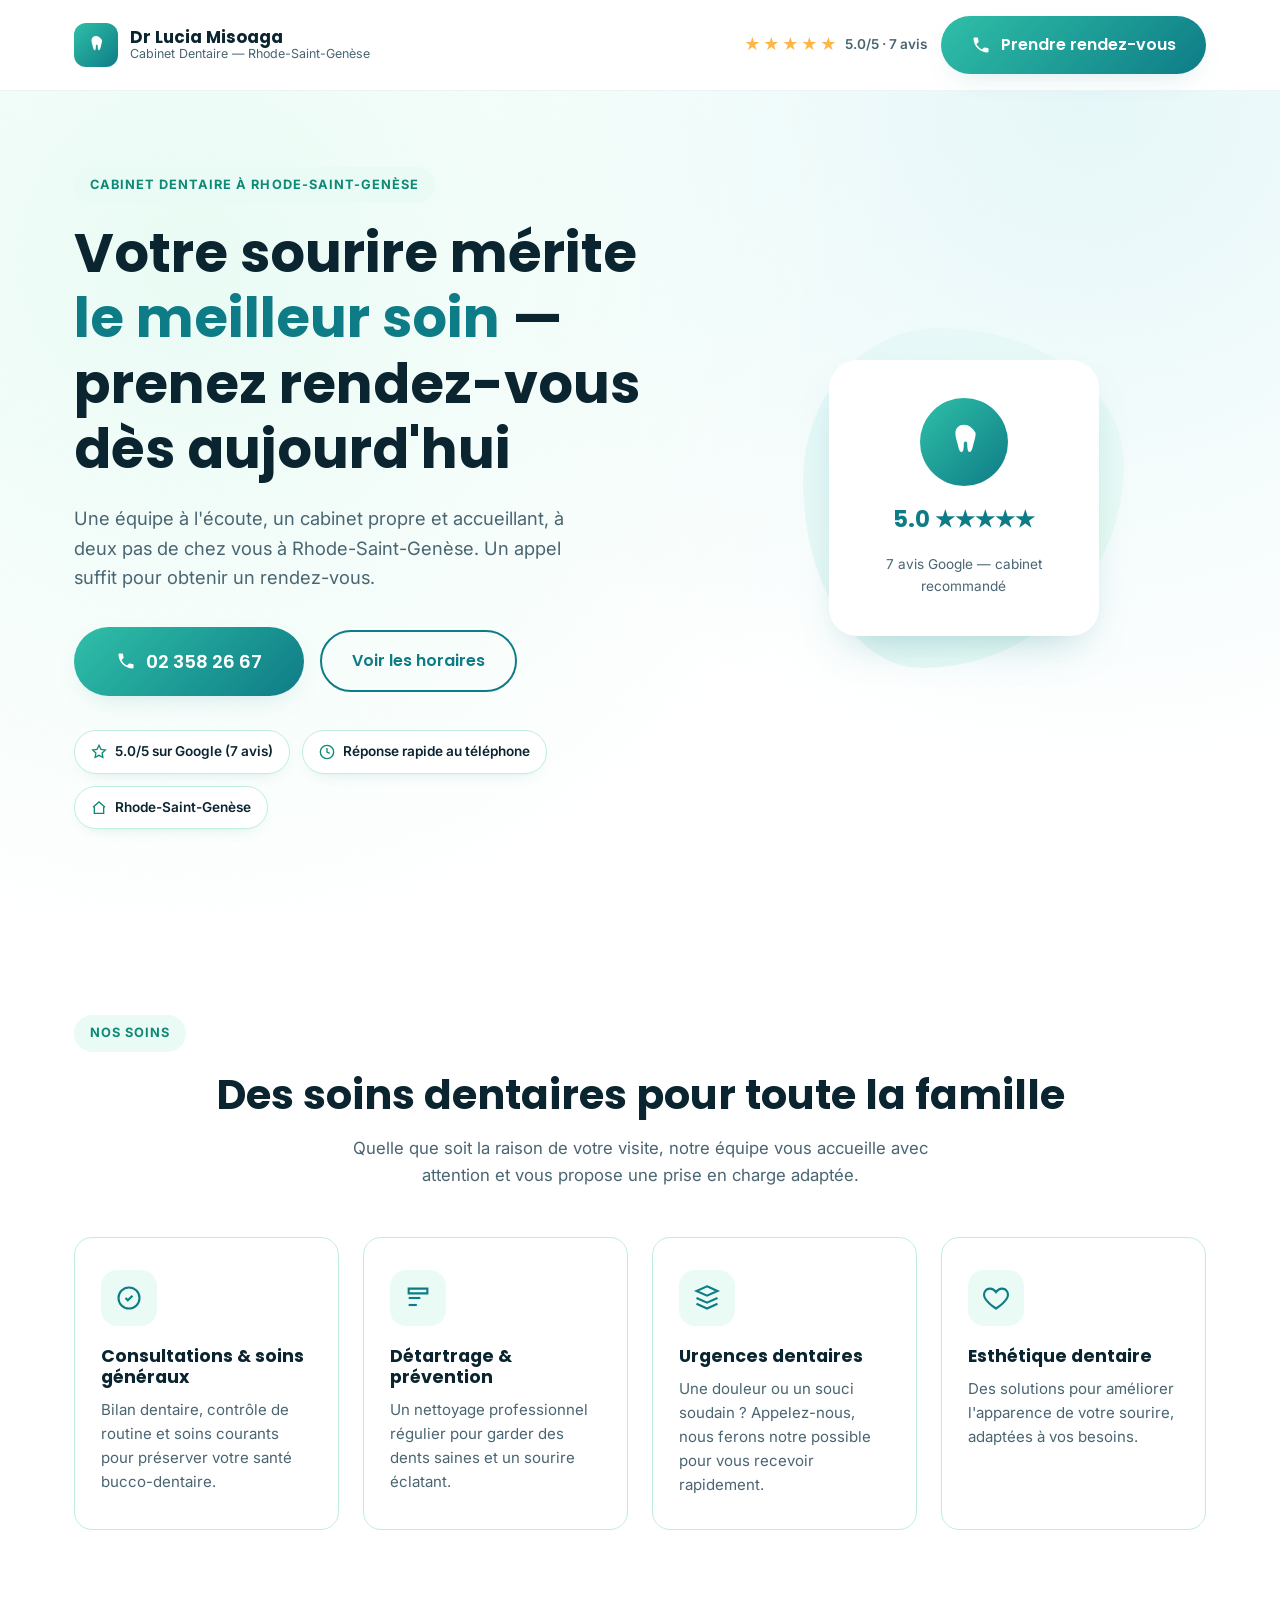
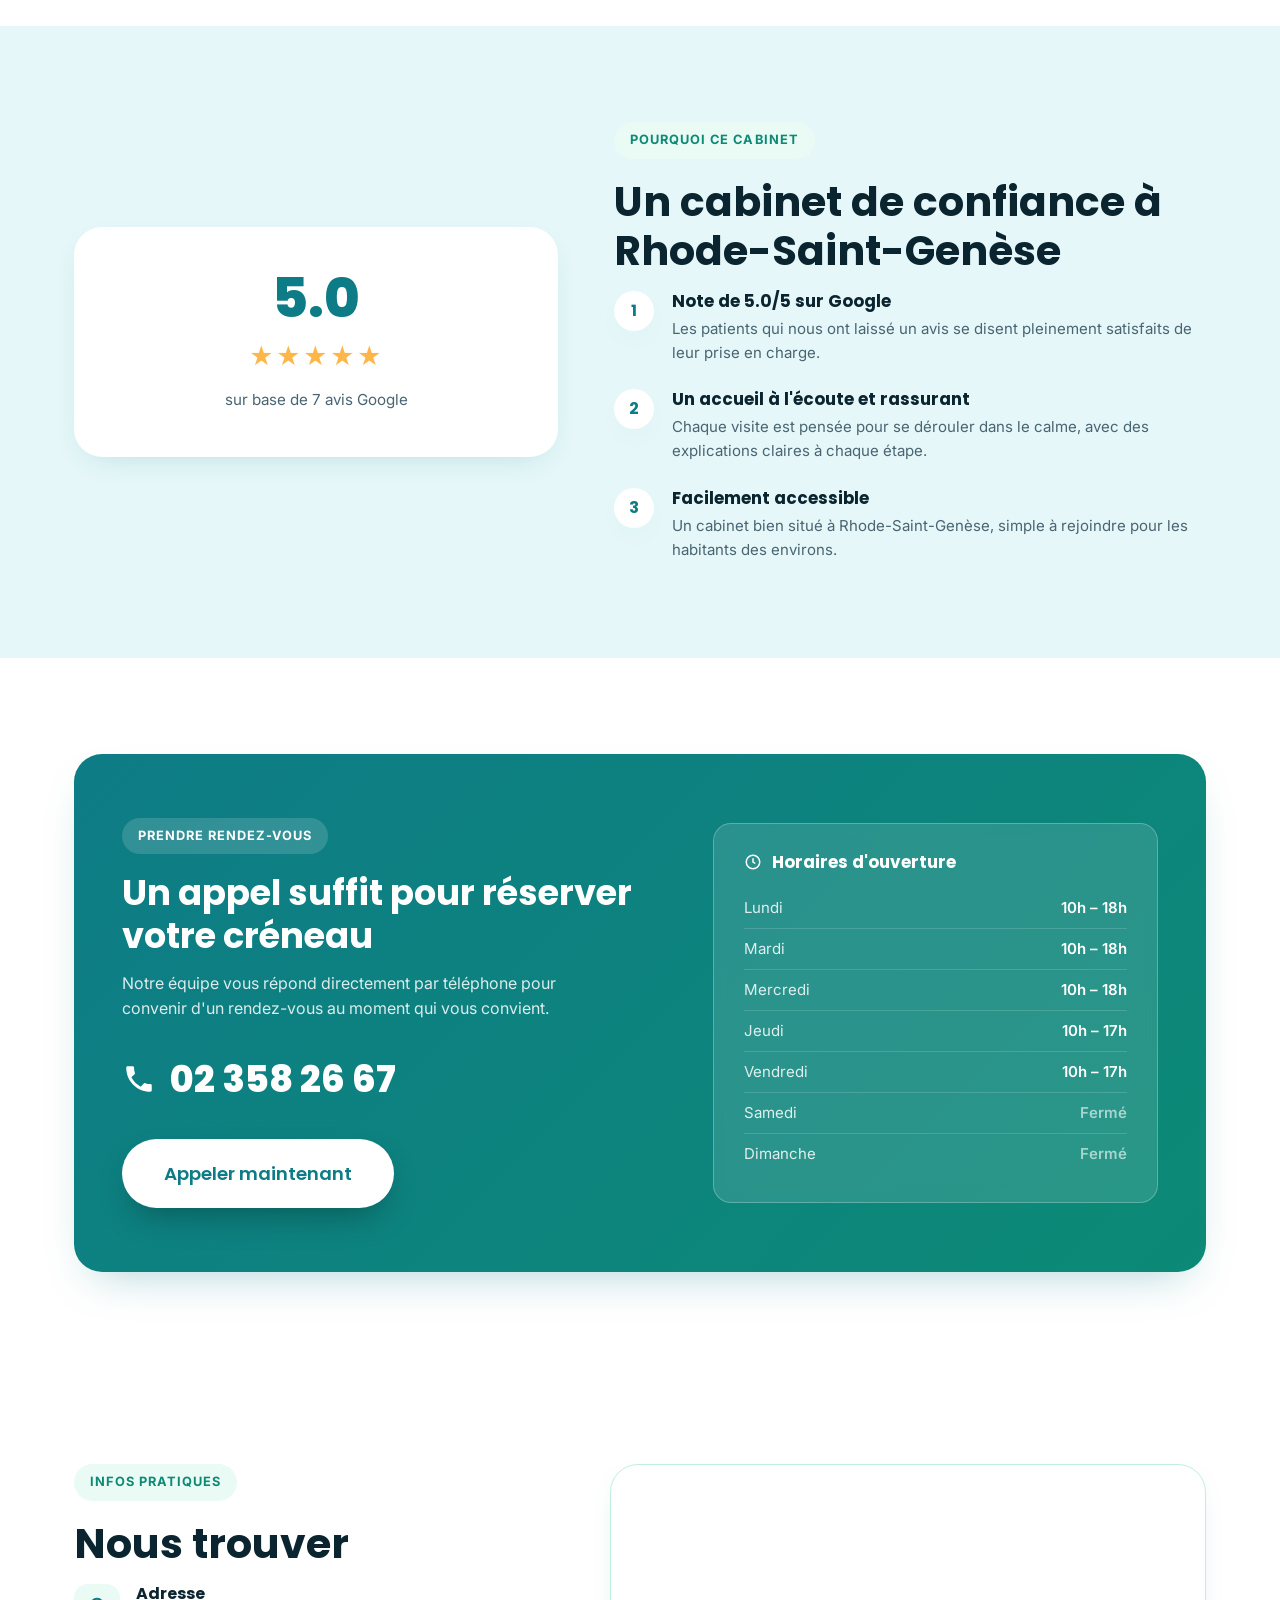
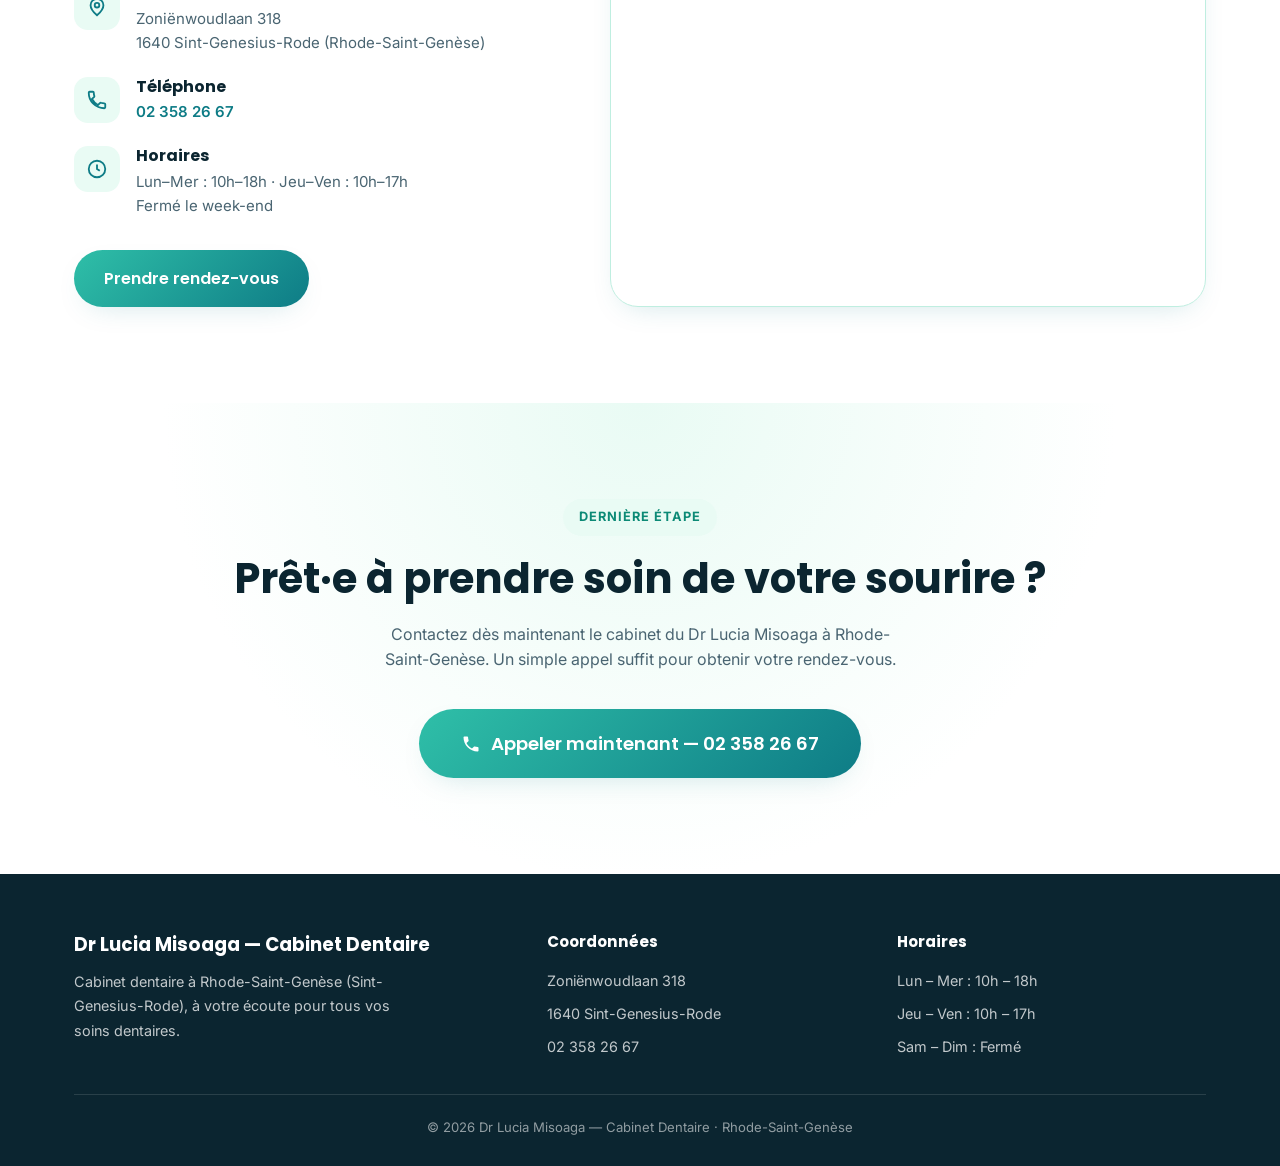
<file: dr-lucia-misoaga-dentiste.html>
<!DOCTYPE html>
<html lang="fr">
<head>
<meta charset="UTF-8">
<meta name="viewport" content="width=device-width, initial-scale=1.0">
<title>Dentiste Rhode-Saint-Genèse | Dr Lucia Misoaga — Cabinet Dentaire</title>
<meta name="description" content="Cabinet dentaire du Dr Lucia Misoaga à Rhode-Saint-Genèse (Sint-Genesius-Rode). Consultations, détartrage, urgences dentaires. Note 5.0/5 sur Google. Prenez rendez-vous au 02 358 26 67.">
<meta name="keywords" content="dentiste Rhode-Saint-Genèse, cabinet dentaire Rhode-Saint-Genèse, tandarts Sint-Genesius-Rode, dentiste Sint-Genesius-Rode, urgence dentaire, détartrage, Dr Lucia Misoaga">
<meta name="author" content="Dr Lucia Misoaga - Cabinet Dentaire">
<meta name="robots" content="index, follow">

<!-- Open Graph -->
<meta property="og:title" content="Dr Lucia Misoaga — Cabinet Dentaire à Rhode-Saint-Genèse">
<meta property="og:description" content="Votre sourire mérite le meilleur soin. Prenez rendez-vous dès aujourd'hui au 02 358 26 67. Note 5.0/5 sur Google.">
<meta property="og:type" content="website">
<meta property="og:locale" content="fr_BE">

<!-- Google Fonts : Poppins (titres) + Inter (texte courant) -->
<link rel="preconnect" href="https://fonts.googleapis.com">
<link rel="preconnect" href="https://fonts.gstatic.com" crossorigin>
<link href="https://fonts.googleapis.com/css2?family=Poppins:wght@500;600;700;800&family=Inter:wght@400;500;600;700&display=swap" rel="stylesheet">

<!-- Favicon : dent stylisée en SVG inline (aucun fichier externe requis) -->
<link rel="icon" href="data:image/svg+xml,%3Csvg xmlns='http://www.w3.org/2000/svg' viewBox='0 0 64 64'%3E%3Crect width='64' height='64' rx='14' fill='%230e7c86'/%3E%3Cpath d='M32 14c-6 0-11 4-11 11 0 6 2 10 3 15 1 4 2 10 5 10 3 0 3-7 3-11 0-2 1-3 2-3s2 1 2 3c0 4 0 11 3 11 3 0 4-6 5-10 1-5 3-9 3-15 0-7-5-11-11-11-1 0-2 1-2 2s1 2 2 2c4 0 7 3 7 7 0 5-2 8-3 13-1 4-1 7-2 7-1 0-1-4-1-6 0-3-2-6-5-6s-5 3-5 6c0 2 0 6-1 6-1 0-1-3-2-7-1-5-3-8-3-13 0-4 3-7 7-7 1 0 2-1 2-2s-1-2-2-2z' fill='white'/%3E%3C/svg%3E">

<!-- Schéma structuré (SEO local) : uniquement des informations confirmées -->
<script type="application/ld+json">
{
  "@context": "https://schema.org",
  "@type": "Dentist",
  "name": "Dr Lucia Misoaga - Cabinet Dentaire",
  "image": "",
  "telephone": "+32 2 358 26 67",
  "address": {
    "@type": "PostalAddress",
    "streetAddress": "Zoniënwoudlaan 318",
    "addressLocality": "Sint-Genesius-Rode",
    "postalCode": "1640",
    "addressCountry": "BE"
  },
  "openingHoursSpecification": [
    { "@type": "OpeningHoursSpecification", "dayOfWeek": ["Monday","Tuesday","Wednesday"], "opens": "10:00", "closes": "18:00" },
    { "@type": "OpeningHoursSpecification", "dayOfWeek": ["Thursday","Friday"], "opens": "10:00", "closes": "17:00" }
  ],
  "aggregateRating": {
    "@type": "AggregateRating",
    "ratingValue": "5.0",
    "reviewCount": "7"
  }
}
</script>

<style>
  /* ---------- Variables & Reset ---------- */
  :root{
    --white:#ffffff;
    --ink:#0b2530;
    --ink-soft:#4a6572;
    --blue-deep:#0e7c86;
    --blue:#1aa3ad;
    --blue-light:#e5f7f8;
    --mint:#e9fbf4;
    --mint-line:#bfeee0;
    --accent:#2fbfa8;
    --accent-dark:#0c8a76;
    --shadow:0 20px 45px -20px rgba(14,124,134,0.35);
    --shadow-soft:0 10px 30px -15px rgba(14,124,134,0.25);
    --radius-lg:28px;
    --radius-md:18px;
    --radius-sm:12px;
    --maxw:1180px;
  }
  *{box-sizing:border-box;margin:0;padding:0;}
  html{scroll-behavior:smooth;}
  body{
    font-family:'Inter',sans-serif;
    color:var(--ink);
    background:var(--white);
    line-height:1.6;
    -webkit-font-smoothing:antialiased;
    overflow-x:hidden;
  }
  h1,h2,h3,h4{font-family:'Poppins',sans-serif;font-weight:700;line-height:1.2;color:var(--ink);}
  img{max-width:100%;display:block;}
  a{color:inherit;text-decoration:none;}
  .container{max-width:var(--maxw);margin:0 auto;padding:0 24px;}
  section{padding:96px 0;position:relative;}
  .eyebrow{
    display:inline-flex;align-items:center;gap:8px;
    font-size:0.8rem;font-weight:700;letter-spacing:0.08em;text-transform:uppercase;
    color:var(--accent-dark);background:var(--mint);
    padding:8px 16px;border-radius:999px;margin-bottom:18px;
  }
  .section-title{font-size:clamp(1.8rem,3.2vw,2.6rem);margin-bottom:16px;}
  .section-sub{color:var(--ink-soft);font-size:1.05rem;max-width:640px;margin-bottom:48px;}
  .center{text-align:center;margin-left:auto;margin-right:auto;}

  /* ---------- Boutons ---------- */
  .btn{
    display:inline-flex;align-items:center;justify-content:center;gap:10px;
    font-family:'Poppins',sans-serif;font-weight:600;font-size:1rem;
    padding:16px 30px;border-radius:999px;border:none;cursor:pointer;
    transition:transform .25s ease, box-shadow .25s ease, background .25s ease;
    white-space:nowrap;
  }
  .btn-primary{
    background:linear-gradient(135deg,var(--accent) 0%,var(--blue-deep) 100%);
    color:#fff;box-shadow:var(--shadow-soft);
  }
  .btn-primary:hover{transform:translateY(-3px) scale(1.02);box-shadow:var(--shadow);}
  .btn-primary:active{transform:translateY(0) scale(0.98);}
  .btn-outline{
    background:transparent;color:var(--blue-deep);
    border:2px solid var(--blue-deep);
  }
  .btn-outline:hover{background:var(--blue-deep);color:#fff;transform:translateY(-2px);}
  .btn-lg{padding:20px 42px;font-size:1.15rem;}
  .btn-block{width:100%;}
  .btn svg{width:20px;height:20px;flex-shrink:0;}
  .btn .short-only{display:none;}

  /* ---------- Header ---------- */
  header{
    position:sticky;top:0;z-index:1000;
    background:rgba(255,255,255,0.9);
    backdrop-filter:blur(12px);
    border-bottom:1px solid rgba(14,124,134,0.08);
    transition:box-shadow .3s ease;
  }
  header.scrolled{box-shadow:0 8px 24px -18px rgba(14,124,134,0.4);}
  .header-inner{
    display:flex;align-items:center;justify-content:space-between;
    padding:16px 24px;max-width:var(--maxw);margin:0 auto;gap:16px;
  }
  .logo{display:flex;align-items:center;gap:12px;}
  .logo-mark{
    width:44px;height:44px;border-radius:12px;flex-shrink:0;
    background:linear-gradient(135deg,var(--accent),var(--blue-deep));
    display:flex;align-items:center;justify-content:center;
  }
  .logo-mark svg{width:24px;height:24px;fill:#fff;}
  .logo-text{line-height:1.2;}
  .logo-text strong{display:block;font-family:'Poppins',sans-serif;font-weight:700;font-size:1.05rem;color:var(--ink);}
  .logo-text span{display:block;font-size:0.78rem;color:var(--ink-soft);}
  .header-cta{display:flex;align-items:center;gap:14px;}
  .header-rating{
    display:none;align-items:center;gap:6px;font-size:0.85rem;font-weight:600;color:var(--ink-soft);
  }

  /* ---------- Hero ---------- */
  .hero{
    padding:76px 0 90px;
    background:radial-gradient(circle at 15% 20%, var(--mint) 0%, transparent 55%),
               radial-gradient(circle at 85% 0%, var(--blue-light) 0%, transparent 50%),
               #ffffff;
    overflow:hidden;
  }
  .hero-grid{display:grid;grid-template-columns:1.1fr 0.9fr;gap:56px;align-items:center;}
  .hero h1{font-size:clamp(2.1rem,4.4vw,3.4rem);margin-bottom:22px;}
  .hero h1 .accent{color:var(--blue-deep);}
  .hero p.lead{font-size:1.15rem;color:var(--ink-soft);max-width:520px;margin-bottom:34px;}
  .hero-actions{display:flex;flex-wrap:wrap;gap:16px;align-items:center;margin-bottom:34px;}
  .hero-note{display:flex;align-items:center;gap:10px;font-size:0.9rem;color:var(--ink-soft);}
  .stars{color:#ffb648;font-size:1rem;letter-spacing:2px;}
  .hero-badges{display:flex;flex-wrap:wrap;gap:12px;}
  .hero-badge{
    display:flex;align-items:center;gap:8px;
    background:#fff;border:1px solid var(--mint-line);
    padding:10px 16px;border-radius:999px;font-size:0.85rem;font-weight:600;color:var(--ink);
    box-shadow:0 6px 18px -12px rgba(14,124,134,0.3);
  }
  .hero-badge svg{width:16px;height:16px;color:var(--accent-dark);}

  /* Visuel héro : illustration générique (aucune vraie photo disponible pour le moment) */
  .hero-visual{
    position:relative;aspect-ratio:1/1;max-width:460px;margin:0 auto;
  }
  .hero-visual .blob{
    position:absolute;inset:0;border-radius:42% 58% 63% 37% / 45% 40% 60% 55%;
    background:linear-gradient(135deg,var(--blue-light),var(--mint));
    animation:float 8s ease-in-out infinite;
  }
  .hero-visual .card{
    position:relative;z-index:2;background:#fff;border-radius:var(--radius-lg);
    padding:38px;box-shadow:var(--shadow);text-align:center;
    display:flex;flex-direction:column;align-items:center;gap:16px;
    margin:10% 8%;
  }
  .hero-visual .card .tooth-icon{
    width:88px;height:88px;border-radius:50%;
    background:linear-gradient(135deg,var(--accent),var(--blue-deep));
    display:flex;align-items:center;justify-content:center;
  }
  .hero-visual .card .tooth-icon svg{width:46px;height:46px;fill:#fff;}
  .hero-visual .card strong{font-family:'Poppins',sans-serif;font-size:1.4rem;color:var(--blue-deep);}
  .hero-visual .card small{color:var(--ink-soft);font-size:0.85rem;}
  @keyframes float{0%,100%{transform:translateY(0) rotate(0deg);}50%{transform:translateY(-14px) rotate(3deg);}}

  /* ---------- Fade-in au scroll ---------- */
  .reveal{opacity:0;transform:translateY(26px);transition:opacity .7s ease, transform .7s ease;}
  .reveal.visible{opacity:1;transform:translateY(0);}
  .reveal-delay-1.visible{transition-delay:.1s;}
  .reveal-delay-2.visible{transition-delay:.2s;}
  .reveal-delay-3.visible{transition-delay:.3s;}

  /* ---------- Services ---------- */
  .services-grid{display:grid;grid-template-columns:repeat(4,1fr);gap:24px;}
  .service-card{
    background:#fff;border:1px solid var(--mint-line);border-radius:var(--radius-md);
    padding:32px 26px;transition:transform .3s ease, box-shadow .3s ease, border-color .3s ease;
  }
  .service-card:hover{transform:translateY(-8px);box-shadow:var(--shadow-soft);border-color:transparent;}
  .service-icon{
    width:56px;height:56px;border-radius:16px;margin-bottom:20px;
    background:var(--mint);display:flex;align-items:center;justify-content:center;
  }
  .service-icon svg{width:28px;height:28px;color:var(--blue-deep);}
  .service-card h3{font-size:1.1rem;margin-bottom:10px;}
  .service-card p{color:var(--ink-soft);font-size:0.94rem;}

  /* ---------- Pourquoi nous choisir ---------- */
  .why{background:var(--blue-light);}
  .why-grid{display:grid;grid-template-columns:0.9fr 1.1fr;gap:56px;align-items:center;}
  .rating-card{
    background:#fff;border-radius:var(--radius-lg);padding:44px 36px;box-shadow:var(--shadow-soft);text-align:center;
  }
  .rating-card .score{font-family:'Poppins',sans-serif;font-size:3.4rem;font-weight:800;color:var(--blue-deep);line-height:1;}
  .rating-card .stars{font-size:1.5rem;margin:12px 0;}
  .rating-card .count{color:var(--ink-soft);font-size:0.95rem;}
  .why-list{display:flex;flex-direction:column;gap:24px;}
  .why-item{display:flex;gap:18px;align-items:flex-start;}
  .why-item .num{
    flex-shrink:0;width:40px;height:40px;border-radius:50%;
    background:#fff;color:var(--blue-deep);font-family:'Poppins',sans-serif;font-weight:700;
    display:flex;align-items:center;justify-content:center;box-shadow:var(--shadow-soft);
  }
  .why-item h4{font-size:1.05rem;margin-bottom:6px;}
  .why-item p{color:var(--ink-soft);font-size:0.94rem;}

  /* ---------- Bloc RDV central ---------- */
  .appointment{
    background:linear-gradient(135deg,var(--blue-deep),var(--accent-dark));
    color:#fff;border-radius:var(--radius-lg);
    margin:0 24px;padding:64px 48px;
    display:grid;grid-template-columns:1.1fr 0.9fr;gap:48px;align-items:center;
    max-width:calc(var(--maxw) - 48px);margin-left:auto;margin-right:auto;
    box-shadow:var(--shadow);
  }
  .appointment h2{color:#fff;font-size:clamp(1.6rem,3vw,2.2rem);margin-bottom:14px;}
  .appointment p{color:rgba(255,255,255,0.85);margin-bottom:28px;max-width:460px;}
  .phone-big{
    display:inline-flex;align-items:center;gap:14px;
    font-family:'Poppins',sans-serif;font-weight:800;font-size:clamp(1.6rem,3vw,2.3rem);
    color:#fff;margin-bottom:8px;
  }
  .phone-big svg{width:34px;height:34px;flex-shrink:0;}
  .appointment .btn-primary{background:#fff;color:var(--blue-deep);box-shadow:0 15px 35px -12px rgba(0,0,0,0.35);}
  .appointment .btn-primary:hover{background:#fff;transform:translateY(-3px) scale(1.02);}
  .hours-card{
    background:rgba(255,255,255,0.12);border:1px solid rgba(255,255,255,0.25);
    border-radius:var(--radius-md);padding:28px 30px;backdrop-filter:blur(6px);
  }
  .hours-card h3{color:#fff;font-size:1.05rem;margin-bottom:16px;display:flex;align-items:center;gap:10px;}
  .hours-row{display:flex;justify-content:space-between;padding:8px 0;border-bottom:1px solid rgba(255,255,255,0.15);font-size:0.94rem;}
  .hours-row:last-child{border-bottom:none;}
  .hours-row span:first-child{color:rgba(255,255,255,0.85);}
  .hours-row span:last-child{font-weight:600;}
  .hours-row.closed span:last-child{color:rgba(255,255,255,0.6);}

  /* ---------- Infos pratiques ---------- */
  .practical-grid{display:grid;grid-template-columns:0.9fr 1.1fr;gap:48px;align-items:stretch;}
  .info-list{display:flex;flex-direction:column;gap:22px;margin-bottom:32px;}
  .info-item{display:flex;gap:16px;align-items:flex-start;}
  .info-icon{
    width:46px;height:46px;border-radius:14px;flex-shrink:0;
    background:var(--mint);display:flex;align-items:center;justify-content:center;
  }
  .info-icon svg{width:22px;height:22px;color:var(--blue-deep);}
  .info-item h4{font-size:1rem;margin-bottom:4px;}
  .info-item p{color:var(--ink-soft);font-size:0.94rem;}
  .info-item a{color:var(--blue-deep);font-weight:600;}
  .map-wrap{
    border-radius:var(--radius-lg);overflow:hidden;box-shadow:var(--shadow-soft);
    min-height:360px;border:1px solid var(--mint-line);
  }
  .map-wrap iframe{width:100%;height:100%;min-height:360px;border:0;display:block;}

  /* ---------- CTA final ---------- */
  .final-cta{
    text-align:center;
    background:radial-gradient(circle at 50% 0%, var(--mint) 0%, transparent 60%), #fff;
  }
  .final-cta h2{font-size:clamp(1.8rem,3.4vw,2.6rem);margin-bottom:18px;}
  .final-cta p{color:var(--ink-soft);max-width:520px;margin:0 auto 36px;}
  .final-cta-actions{display:flex;justify-content:center;gap:16px;flex-wrap:wrap;}

  /* ---------- Footer ---------- */
  footer{background:var(--ink);color:rgba(255,255,255,0.75);padding:56px 0 28px;}
  .footer-grid{display:grid;grid-template-columns:1.4fr 1fr 1fr;gap:40px;margin-bottom:36px;}
  .footer-brand strong{display:block;color:#fff;font-family:'Poppins',sans-serif;font-size:1.15rem;margin-bottom:10px;}
  .footer-brand p{font-size:0.9rem;line-height:1.7;max-width:320px;}
  footer h5{color:#fff;font-size:0.95rem;margin-bottom:14px;font-family:'Poppins',sans-serif;}
  footer ul{list-style:none;display:flex;flex-direction:column;gap:10px;font-size:0.9rem;}
  footer a:hover{color:#fff;}
  .footer-bottom{
    border-top:1px solid rgba(255,255,255,0.12);padding-top:22px;
    font-size:0.82rem;text-align:center;color:rgba(255,255,255,0.55);
  }

  /* ---------- Barre CTA mobile fixe ---------- */
  .mobile-cta-bar{
    display:none;position:fixed;bottom:0;left:0;right:0;z-index:999;
    background:#fff;padding:12px 16px;
    box-shadow:0 -10px 30px -12px rgba(14,124,134,0.35);
    border-top:1px solid var(--mint-line);
  }
  .mobile-cta-bar .btn{width:100%;}

  /* ---------- Responsive ---------- */
  @media (min-width:900px){
    .header-rating{display:flex;}
  }
  @media (max-width:960px){
    .hero-grid,.why-grid,.practical-grid{grid-template-columns:1fr;}
    .hero-visual{order:-1;max-width:320px;}
    .services-grid{grid-template-columns:repeat(2,1fr);}
    .appointment{grid-template-columns:1fr;padding:44px 28px;margin:0 16px;}
    section{padding:72px 0;}
    .footer-grid{grid-template-columns:1fr 1fr;}
  }
  @media (max-width:640px){
    .services-grid{grid-template-columns:1fr;}
    .footer-grid{grid-template-columns:1fr;gap:28px;}
    .header-inner .btn .full{display:none;}
    .header-inner .btn .short-only{display:inline;}
    .mobile-cta-bar{display:block;}
    body{padding-bottom:78px;} /* laisse la place à la barre CTA fixe */
    .hero{padding-top:44px;}
    section{padding:56px 0;}
  }
</style>
</head>
<body>

<!-- ===================== HEADER ===================== -->
<header id="site-header">
  <div class="header-inner">
    <a href="#top" class="logo" aria-label="Dr Lucia Misoaga - Cabinet Dentaire - Accueil">
      <span class="logo-mark" aria-hidden="true">
        <svg viewBox="0 0 24 24"><path d="M12 3c-2.5 0-4.5 1.7-4.5 4.3 0 2.3.8 4 1.2 5.9.4 1.6.8 4 2 4 1.2 0 1.2-2.7 1.2-4.3 0-.8.4-1.2.9-1.2s.9.4.9 1.2c0 1.6.1 4.3 1.2 4.3 1.2 0 1.6-2.4 2-4 .4-1.9 1.2-3.6 1.2-5.9C16.5 4.7 14.5 3 12 3z"/></svg>
      </span>
      <span class="logo-text">
        <strong>Dr Lucia Misoaga</strong>
        <span>Cabinet Dentaire — Rhode-Saint-Genèse</span>
      </span>
    </a>
    <div class="header-cta">
      <span class="header-rating" aria-hidden="true">
        <span class="stars">★★★★★</span> 5.0/5 · 7 avis
      </span>
      <a href="tel:+3223582667" class="btn btn-primary" data-cta="header">
        <svg viewBox="0 0 24 24" fill="currentColor"><path d="M6.6 10.8c1.4 2.8 3.8 5.2 6.6 6.6l2.2-2.2c.3-.3.7-.4 1-.2 1.1.4 2.3.6 3.6.6.6 0 1 .4 1 1V20c0 .6-.4 1-1 1C10.6 21 3 13.4 3 4c0-.6.4-1 1-1h3.5c.6 0 1 .4 1 1 0 1.3.2 2.5.6 3.6.1.3 0 .7-.2 1L6.6 10.8z"/></svg>
        <span class="full">Prendre rendez-vous</span><span aria-hidden="true" class="short-only">Appeler</span>
      </a>
    </div>
  </div>
</header>

<!-- ===================== HERO ===================== -->
<section class="hero" id="top">
  <div class="container hero-grid">
    <div>
      <span class="eyebrow reveal">Cabinet dentaire à Rhode-Saint-Genèse</span>
      <h1 class="reveal">Votre sourire mérite <span class="accent">le meilleur soin</span> — prenez rendez-vous dès aujourd'hui</h1>
      <p class="lead reveal reveal-delay-1">Une équipe à l'écoute, un cabinet propre et accueillant, à deux pas de chez vous à Rhode-Saint-Genèse. Un appel suffit pour obtenir un rendez-vous.</p>
      <div class="hero-actions reveal reveal-delay-2">
        <a href="tel:+3223582667" class="btn btn-primary btn-lg" data-cta="hero">
          <svg viewBox="0 0 24 24" fill="currentColor"><path d="M6.6 10.8c1.4 2.8 3.8 5.2 6.6 6.6l2.2-2.2c.3-.3.7-.4 1-.2 1.1.4 2.3.6 3.6.6.6 0 1 .4 1 1V20c0 .6-.4 1-1 1C10.6 21 3 13.4 3 4c0-.6.4-1 1-1h3.5c.6 0 1 .4 1 1 0 1.3.2 2.5.6 3.6.1.3 0 .7-.2 1L6.6 10.8z"/></svg>
          02 358 26 67
        </a>
        <a href="#rdv" class="btn btn-outline">Voir les horaires</a>
      </div>
      <div class="hero-badges reveal reveal-delay-3">
        <span class="hero-badge"><svg viewBox="0 0 24 24" fill="none" stroke="currentColor" stroke-width="2"><path d="M12 2l2.9 6 6.6.9-4.8 4.6 1.1 6.5L12 17l-5.8 3 1.1-6.5L2.5 8.9l6.6-.9L12 2z"/></svg> 5.0/5 sur Google (7 avis)</span>
        <span class="hero-badge"><svg viewBox="0 0 24 24" fill="none" stroke="currentColor" stroke-width="2"><circle cx="12" cy="12" r="10"/><path d="M12 6v6l4 2"/></svg> Réponse rapide au téléphone</span>
        <span class="hero-badge"><svg viewBox="0 0 24 24" fill="none" stroke="currentColor" stroke-width="2"><path d="M3 11l9-8 9 8"/><path d="M5 10v10h14V10"/></svg> Rhode-Saint-Genèse</span>
      </div>
    </div>

    <!-- Visuel : illustration générique (à remplacer par une vraie photo du cabinet dès qu'elle sera disponible) -->
    <div class="hero-visual reveal reveal-delay-1">
      <div class="blob" aria-hidden="true"></div>
      <div class="card">
        <div class="tooth-icon" aria-hidden="true">
          <svg viewBox="0 0 24 24"><path d="M12 3c-2.5 0-4.5 1.7-4.5 4.3 0 2.3.8 4 1.2 5.9.4 1.6.8 4 2 4 1.2 0 1.2-2.7 1.2-4.3 0-.8.4-1.2.9-1.2s.9.4.9 1.2c0 1.6.1 4.3 1.2 4.3 1.2 0 1.6-2.4 2-4 .4-1.9 1.2-3.6 1.2-5.9C16.5 4.7 14.5 3 12 3z"/></svg>
        </div>
        <strong>5.0 ★★★★★</strong>
        <small>7 avis Google — cabinet recommandé</small>
      </div>
    </div>
  </div>
</section>

<!-- ===================== SERVICES ===================== -->
<section id="services">
  <div class="container">
    <span class="eyebrow reveal center">Nos soins</span>
    <h2 class="section-title center reveal">Des soins dentaires pour toute la famille</h2>
    <p class="section-sub center reveal">Quelle que soit la raison de votre visite, notre équipe vous accueille avec attention et vous propose une prise en charge adaptée.</p>

    <div class="services-grid">
      <div class="service-card reveal">
        <div class="service-icon" aria-hidden="true">
          <svg viewBox="0 0 24 24" fill="none" stroke="currentColor" stroke-width="1.8"><circle cx="12" cy="12" r="9"/><path d="M9 12l2 2 4-4"/></svg>
        </div>
        <h3>Consultations &amp; soins généraux</h3>
        <p>Bilan dentaire, contrôle de routine et soins courants pour préserver votre santé bucco-dentaire.</p>
      </div>
      <div class="service-card reveal reveal-delay-1">
        <div class="service-icon" aria-hidden="true">
          <svg viewBox="0 0 24 24" fill="none" stroke="currentColor" stroke-width="1.8"><path d="M4 4h16v4H4z"/><path d="M4 12h10"/><path d="M4 18h7"/></svg>
        </div>
        <h3>Détartrage &amp; prévention</h3>
        <p>Un nettoyage professionnel régulier pour garder des dents saines et un sourire éclatant.</p>
      </div>
      <div class="service-card reveal reveal-delay-2">
        <div class="service-icon" aria-hidden="true">
          <svg viewBox="0 0 24 24" fill="none" stroke="currentColor" stroke-width="1.8"><path d="M12 2l9 4-9 4-9-4 9-4z"/><path d="M3 12l9 4 9-4"/><path d="M3 17l9 4 9-4"/></svg>
        </div>
        <h3>Urgences dentaires</h3>
        <p>Une douleur ou un souci soudain ? Appelez-nous, nous ferons notre possible pour vous recevoir rapidement.</p>
      </div>
      <div class="service-card reveal reveal-delay-3">
        <div class="service-icon" aria-hidden="true">
          <svg viewBox="0 0 24 24" fill="none" stroke="currentColor" stroke-width="1.8"><path d="M12 21s-7-4.5-9.5-9C.5 8 3 4 7 4c2 0 3.5 1 5 3 1.5-2 3-3 5-3 4 0 6.5 4 4.5 8-2.5 4.5-9.5 9-9.5 9z"/></svg>
        </div>
        <h3>Esthétique dentaire</h3>
        <p>Des solutions pour améliorer l'apparence de votre sourire, adaptées à vos besoins.</p>
      </div>
    </div>
  </div>
</section>

<!-- ===================== POURQUOI NOUS CHOISIR ===================== -->
<section class="why">
  <div class="container why-grid">
    <div class="rating-card reveal">
      <div class="score">5.0</div>
      <div class="stars">★★★★★</div>
      <div class="count">sur base de 7 avis Google</div>
    </div>
    <div>
      <span class="eyebrow reveal">Pourquoi ce cabinet</span>
      <h2 class="section-title reveal">Un cabinet de confiance à Rhode-Saint-Genèse</h2>
      <div class="why-list">
        <div class="why-item reveal">
          <span class="num">1</span>
          <div>
            <h4>Note de 5.0/5 sur Google</h4>
            <p>Les patients qui nous ont laissé un avis se disent pleinement satisfaits de leur prise en charge.</p>
          </div>
        </div>
        <div class="why-item reveal reveal-delay-1">
          <span class="num">2</span>
          <div>
            <h4>Un accueil à l'écoute et rassurant</h4>
            <p>Chaque visite est pensée pour se dérouler dans le calme, avec des explications claires à chaque étape.</p>
          </div>
        </div>
        <div class="why-item reveal reveal-delay-2">
          <span class="num">3</span>
          <div>
            <h4>Facilement accessible</h4>
            <p>Un cabinet bien situé à Rhode-Saint-Genèse, simple à rejoindre pour les habitants des environs.</p>
          </div>
        </div>
      </div>
    </div>
  </div>
</section>

<!-- ===================== BLOC RENDEZ-VOUS ===================== -->
<section id="rdv">
  <div class="appointment">
    <div>
      <span class="eyebrow reveal" style="background:rgba(255,255,255,0.15);color:#fff;">Prendre rendez-vous</span>
      <h2 class="reveal">Un appel suffit pour réserver votre créneau</h2>
      <p class="reveal">Notre équipe vous répond directement par téléphone pour convenir d'un rendez-vous au moment qui vous convient.</p>
      <a href="tel:+3223582667" class="phone-big reveal">
        <svg viewBox="0 0 24 24" fill="currentColor"><path d="M6.6 10.8c1.4 2.8 3.8 5.2 6.6 6.6l2.2-2.2c.3-.3.7-.4 1-.2 1.1.4 2.3.6 3.6.6.6 0 1 .4 1 1V20c0 .6-.4 1-1 1C10.6 21 3 13.4 3 4c0-.6.4-1 1-1h3.5c.6 0 1 .4 1 1 0 1.3.2 2.5.6 3.6.1.3 0 .7-.2 1L6.6 10.8z"/></svg>
        02 358 26 67
      </a>
      <div class="reveal" style="margin-top:22px;">
        <a href="tel:+3223582667" class="btn btn-primary btn-lg">Appeler maintenant</a>
      </div>
    </div>
    <div class="hours-card reveal reveal-delay-1">
      <h3><svg viewBox="0 0 24 24" width="18" height="18" fill="none" stroke="currentColor" stroke-width="2"><circle cx="12" cy="12" r="9"/><path d="M12 7v5l3 2"/></svg> Horaires d'ouverture</h3>
      <div class="hours-row"><span>Lundi</span><span>10h – 18h</span></div>
      <div class="hours-row"><span>Mardi</span><span>10h – 18h</span></div>
      <div class="hours-row"><span>Mercredi</span><span>10h – 18h</span></div>
      <div class="hours-row"><span>Jeudi</span><span>10h – 17h</span></div>
      <div class="hours-row"><span>Vendredi</span><span>10h – 17h</span></div>
      <div class="hours-row closed"><span>Samedi</span><span>Fermé</span></div>
      <div class="hours-row closed"><span>Dimanche</span><span>Fermé</span></div>
    </div>
  </div>
</section>

<!-- ===================== INFOS PRATIQUES ===================== -->
<section id="infos">
  <div class="container practical-grid">
    <div>
      <span class="eyebrow reveal">Infos pratiques</span>
      <h2 class="section-title reveal">Nous trouver</h2>
      <div class="info-list">
        <div class="info-item reveal">
          <span class="info-icon" aria-hidden="true">
            <svg viewBox="0 0 24 24" fill="none" stroke="currentColor" stroke-width="2"><path d="M12 21s-7-6-7-11a7 7 0 0114 0c0 5-7 11-7 11z"/><circle cx="12" cy="10" r="2.5"/></svg>
          </span>
          <div>
            <h4>Adresse</h4>
            <p>Zoniënwoudlaan 318<br>1640 Sint-Genesius-Rode (Rhode-Saint-Genèse)</p>
          </div>
        </div>
        <div class="info-item reveal reveal-delay-1">
          <span class="info-icon" aria-hidden="true">
            <svg viewBox="0 0 24 24" fill="none" stroke="currentColor" stroke-width="2"><path d="M6.6 10.8c1.4 2.8 3.8 5.2 6.6 6.6l2.2-2.2c.3-.3.7-.4 1-.2 1.1.4 2.3.6 3.6.6.6 0 1 .4 1 1V20c0 .6-.4 1-1 1C10.6 21 3 13.4 3 4c0-.6.4-1 1-1h3.5c.6 0 1 .4 1 1 0 1.3.2 2.5.6 3.6.1.3 0 .7-.2 1L6.6 10.8z"/></svg>
          </span>
          <div>
            <h4>Téléphone</h4>
            <p><a href="tel:+3223582667">02 358 26 67</a></p>
          </div>
        </div>
        <div class="info-item reveal reveal-delay-2">
          <span class="info-icon" aria-hidden="true">
            <svg viewBox="0 0 24 24" fill="none" stroke="currentColor" stroke-width="2"><circle cx="12" cy="12" r="9"/><path d="M12 7v5l3 2"/></svg>
          </span>
          <div>
            <h4>Horaires</h4>
            <p>Lun–Mer : 10h–18h · Jeu–Ven : 10h–17h<br>Fermé le week-end</p>
          </div>
        </div>
      </div>
      <a href="tel:+3223582667" class="btn btn-primary reveal">Prendre rendez-vous</a>
    </div>

    <!-- Carte Google Maps intégrée (aucune clé API requise) -->
    <div class="map-wrap reveal reveal-delay-1">
      <iframe
        src="https://www.google.com/maps?q=Zoni%C3%ABnwoudlaan+318,+1640+Sint-Genesius-Rode&output=embed"
        title="Localisation du cabinet dentaire Dr Lucia Misoaga, Zoniënwoudlaan 318, Rhode-Saint-Genèse"
        loading="lazy"
        referrerpolicy="no-referrer-when-downgrade"
        allowfullscreen>
      </iframe>
    </div>
  </div>
</section>

<!-- ===================== CTA FINAL ===================== -->
<section class="final-cta">
  <div class="container">
    <span class="eyebrow reveal">Dernière étape</span>
    <h2 class="reveal">Prêt·e à prendre soin de votre sourire ?</h2>
    <p class="reveal">Contactez dès maintenant le cabinet du Dr Lucia Misoaga à Rhode-Saint-Genèse. Un simple appel suffit pour obtenir votre rendez-vous.</p>
    <div class="final-cta-actions reveal">
      <a href="tel:+3223582667" class="btn btn-primary btn-lg" data-cta="final">
        <svg viewBox="0 0 24 24" fill="currentColor"><path d="M6.6 10.8c1.4 2.8 3.8 5.2 6.6 6.6l2.2-2.2c.3-.3.7-.4 1-.2 1.1.4 2.3.6 3.6.6.6 0 1 .4 1 1V20c0 .6-.4 1-1 1C10.6 21 3 13.4 3 4c0-.6.4-1 1-1h3.5c.6 0 1 .4 1 1 0 1.3.2 2.5.6 3.6.1.3 0 .7-.2 1L6.6 10.8z"/></svg>
        Appeler maintenant — 02 358 26 67
      </a>
    </div>
  </div>
</section>

<!-- ===================== FOOTER ===================== -->
<footer>
  <div class="container">
    <div class="footer-grid">
      <div class="footer-brand">
        <strong>Dr Lucia Misoaga — Cabinet Dentaire</strong>
        <p>Cabinet dentaire à Rhode-Saint-Genèse (Sint-Genesius-Rode), à votre écoute pour tous vos soins dentaires.</p>
      </div>
      <div>
        <h5>Coordonnées</h5>
        <ul>
          <li>Zoniënwoudlaan 318</li>
          <li>1640 Sint-Genesius-Rode</li>
          <li><a href="tel:+3223582667">02 358 26 67</a></li>
        </ul>
      </div>
      <div>
        <h5>Horaires</h5>
        <ul>
          <li>Lun – Mer : 10h – 18h</li>
          <li>Jeu – Ven : 10h – 17h</li>
          <li>Sam – Dim : Fermé</li>
        </ul>
      </div>
    </div>
    <div class="footer-bottom">
      © <span id="year"></span> Dr Lucia Misoaga — Cabinet Dentaire · Rhode-Saint-Genèse
    </div>
  </div>
</footer>

<!-- ===================== BARRE CTA FIXE (mobile) ===================== -->
<div class="mobile-cta-bar" aria-hidden="false">
  <a href="tel:+3223582667" class="btn btn-primary">
    <svg viewBox="0 0 24 24" fill="currentColor" width="18" height="18"><path d="M6.6 10.8c1.4 2.8 3.8 5.2 6.6 6.6l2.2-2.2c.3-.3.7-.4 1-.2 1.1.4 2.3.6 3.6.6.6 0 1 .4 1 1V20c0 .6-.4 1-1 1C10.6 21 3 13.4 3 4c0-.6.4-1 1-1h3.5c.6 0 1 .4 1 1 0 1.3.2 2.5.6 3.6.1.3 0 .7-.2 1L6.6 10.8z"/></svg>
    Prendre rendez-vous — 02 358 26 67
  </a>
</div>

<script>
  // Année automatique dans le footer
  document.getElementById('year').textContent = new Date().getFullYear();

  // Ombre du header au scroll
  const header = document.getElementById('site-header');
  window.addEventListener('scroll', () => {
    header.classList.toggle('scrolled', window.scrollY > 12);
  }, { passive: true });

  // Animations d'apparition au scroll (fade-in + léger déplacement)
  const revealEls = document.querySelectorAll('.reveal');
  const observer = new IntersectionObserver((entries) => {
    entries.forEach(entry => {
      if (entry.isIntersecting) {
        entry.target.classList.add('visible');
        observer.unobserve(entry.target);
      }
    });
  }, { threshold: 0.15 });
  revealEls.forEach(el => observer.observe(el));
</script>

</body>
</html>
</file>
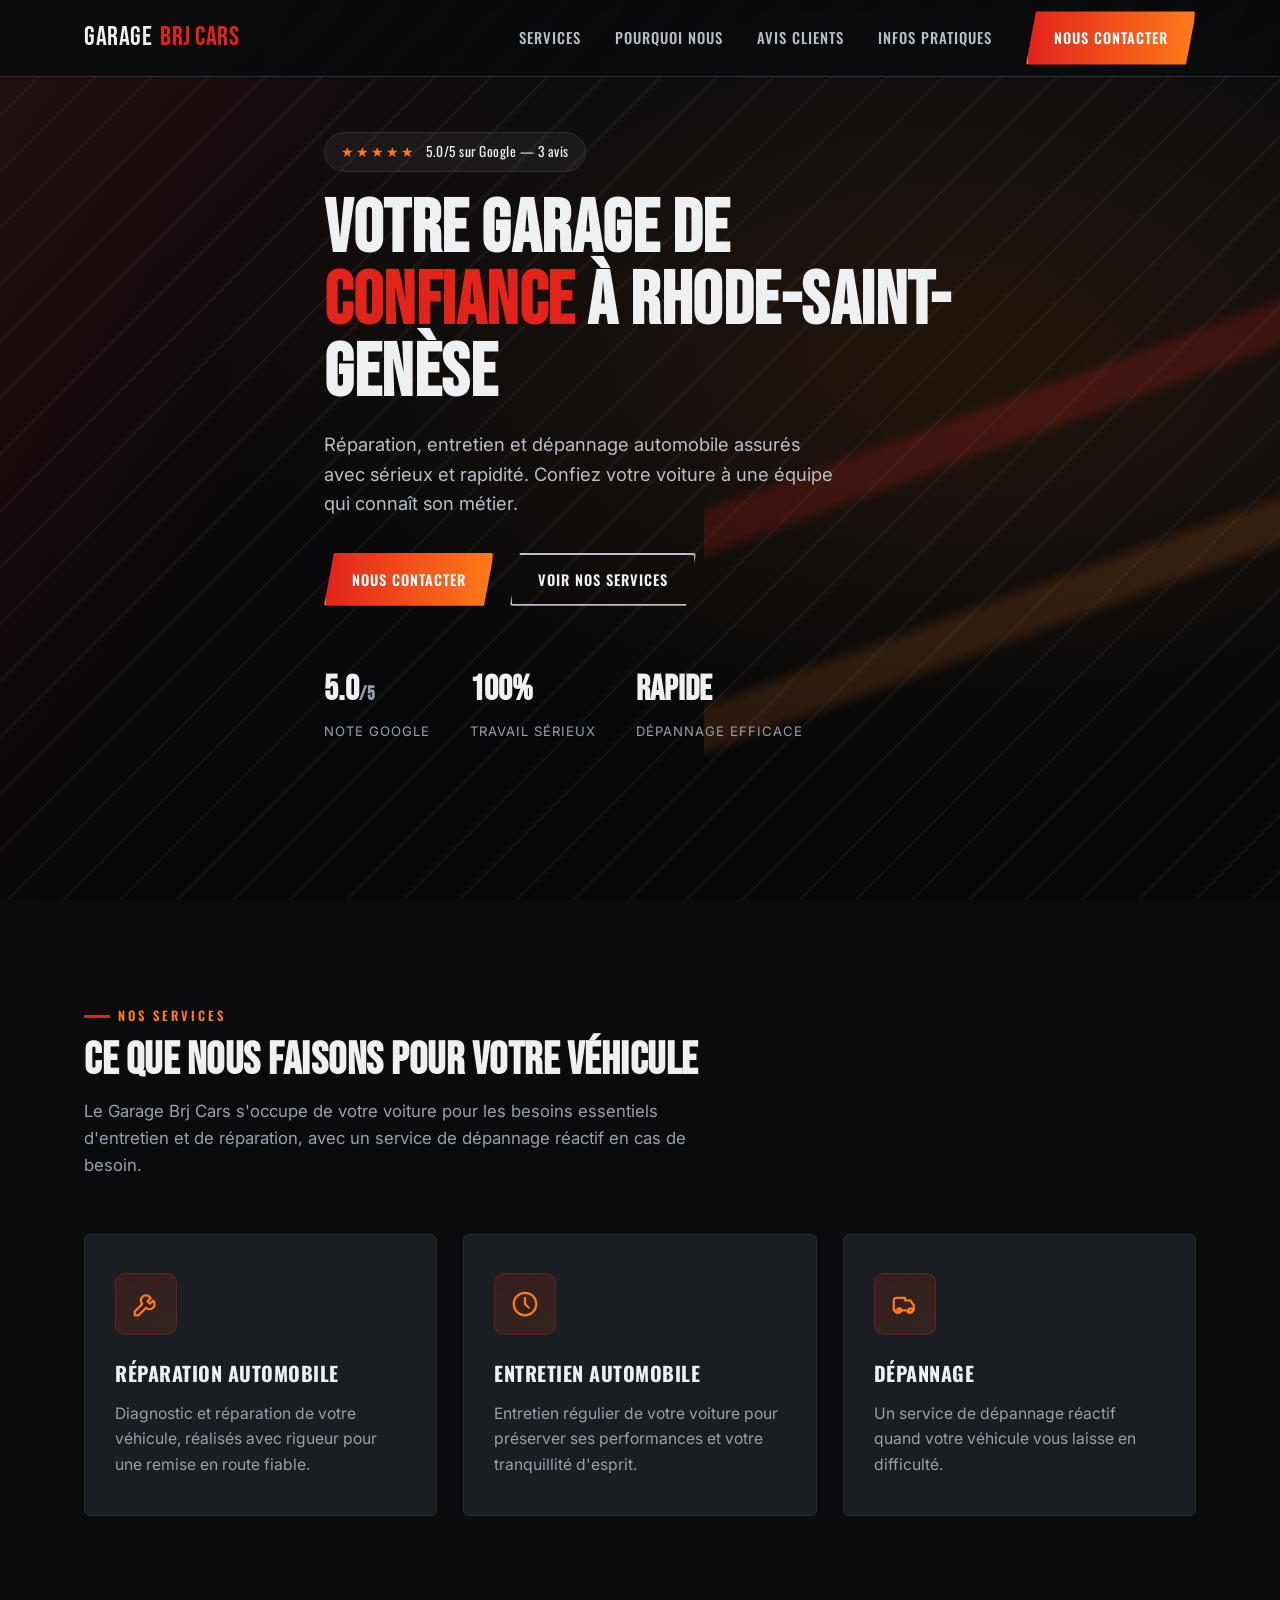
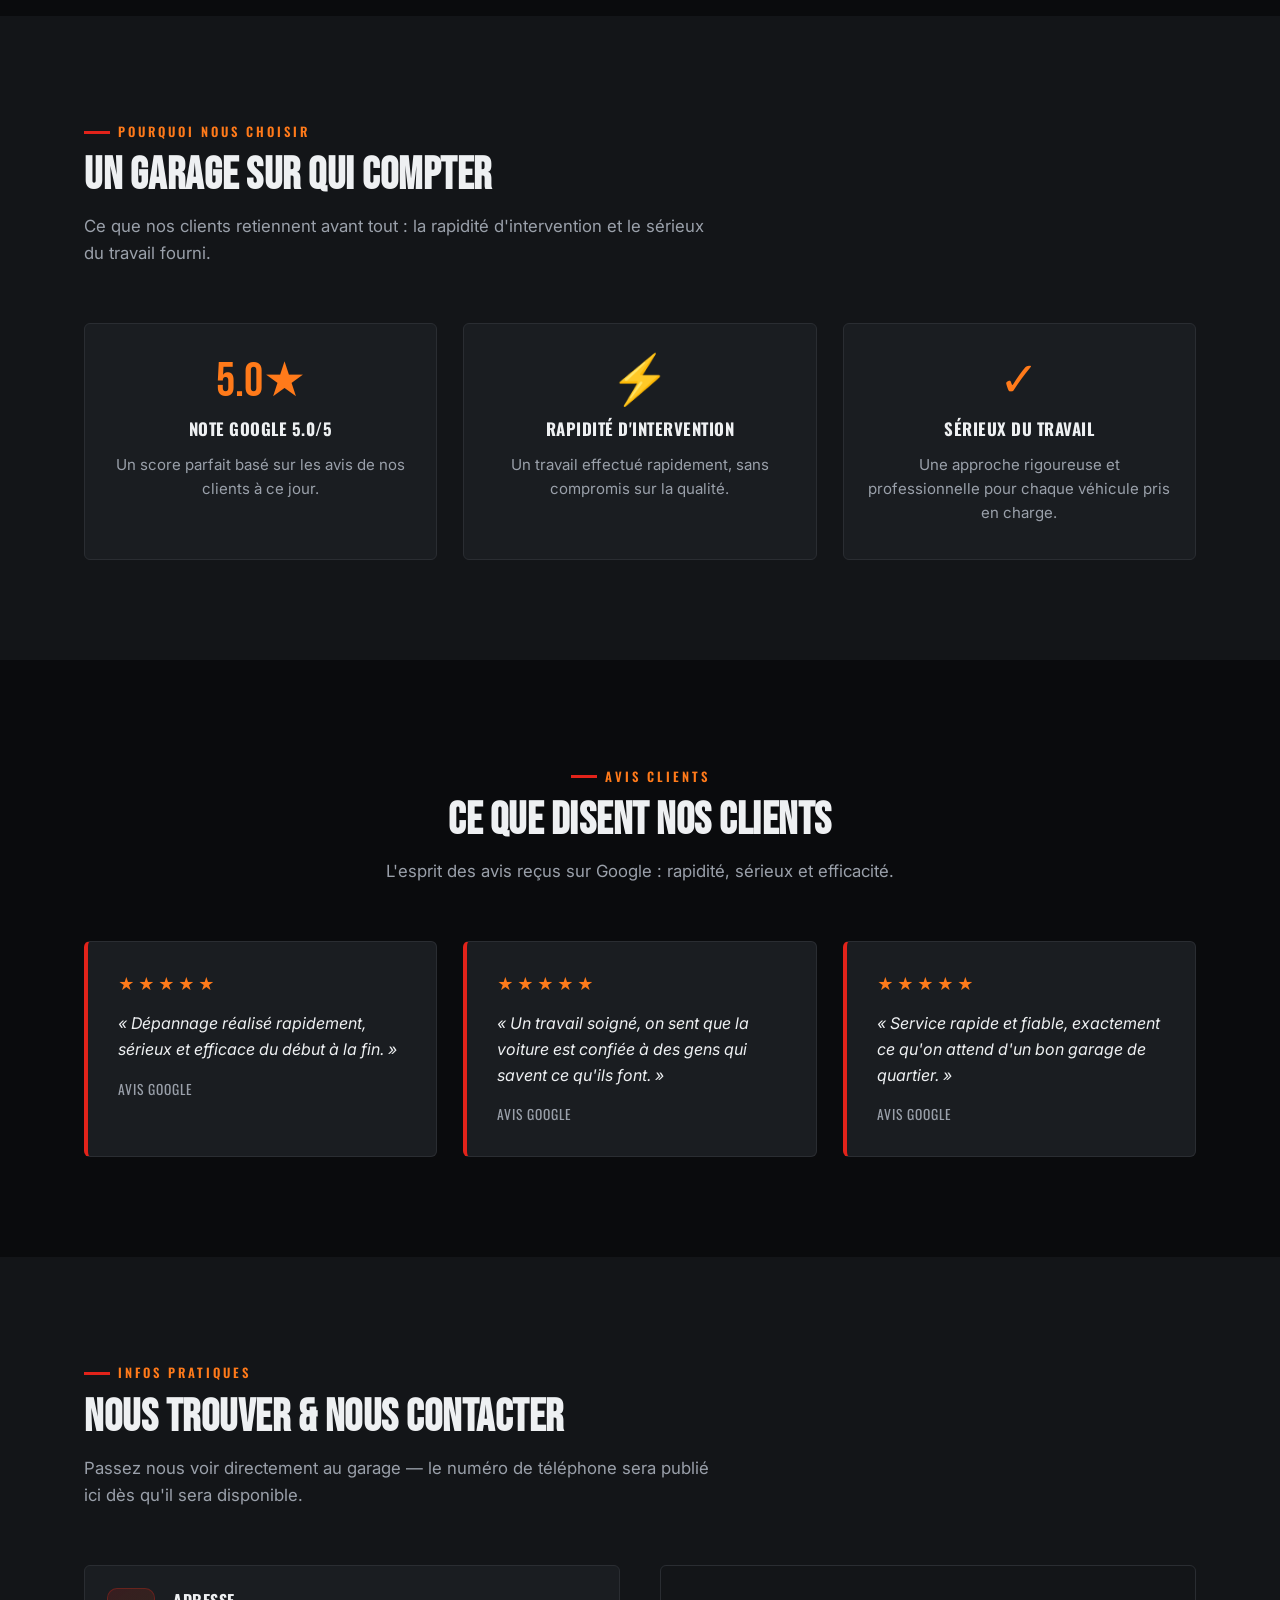
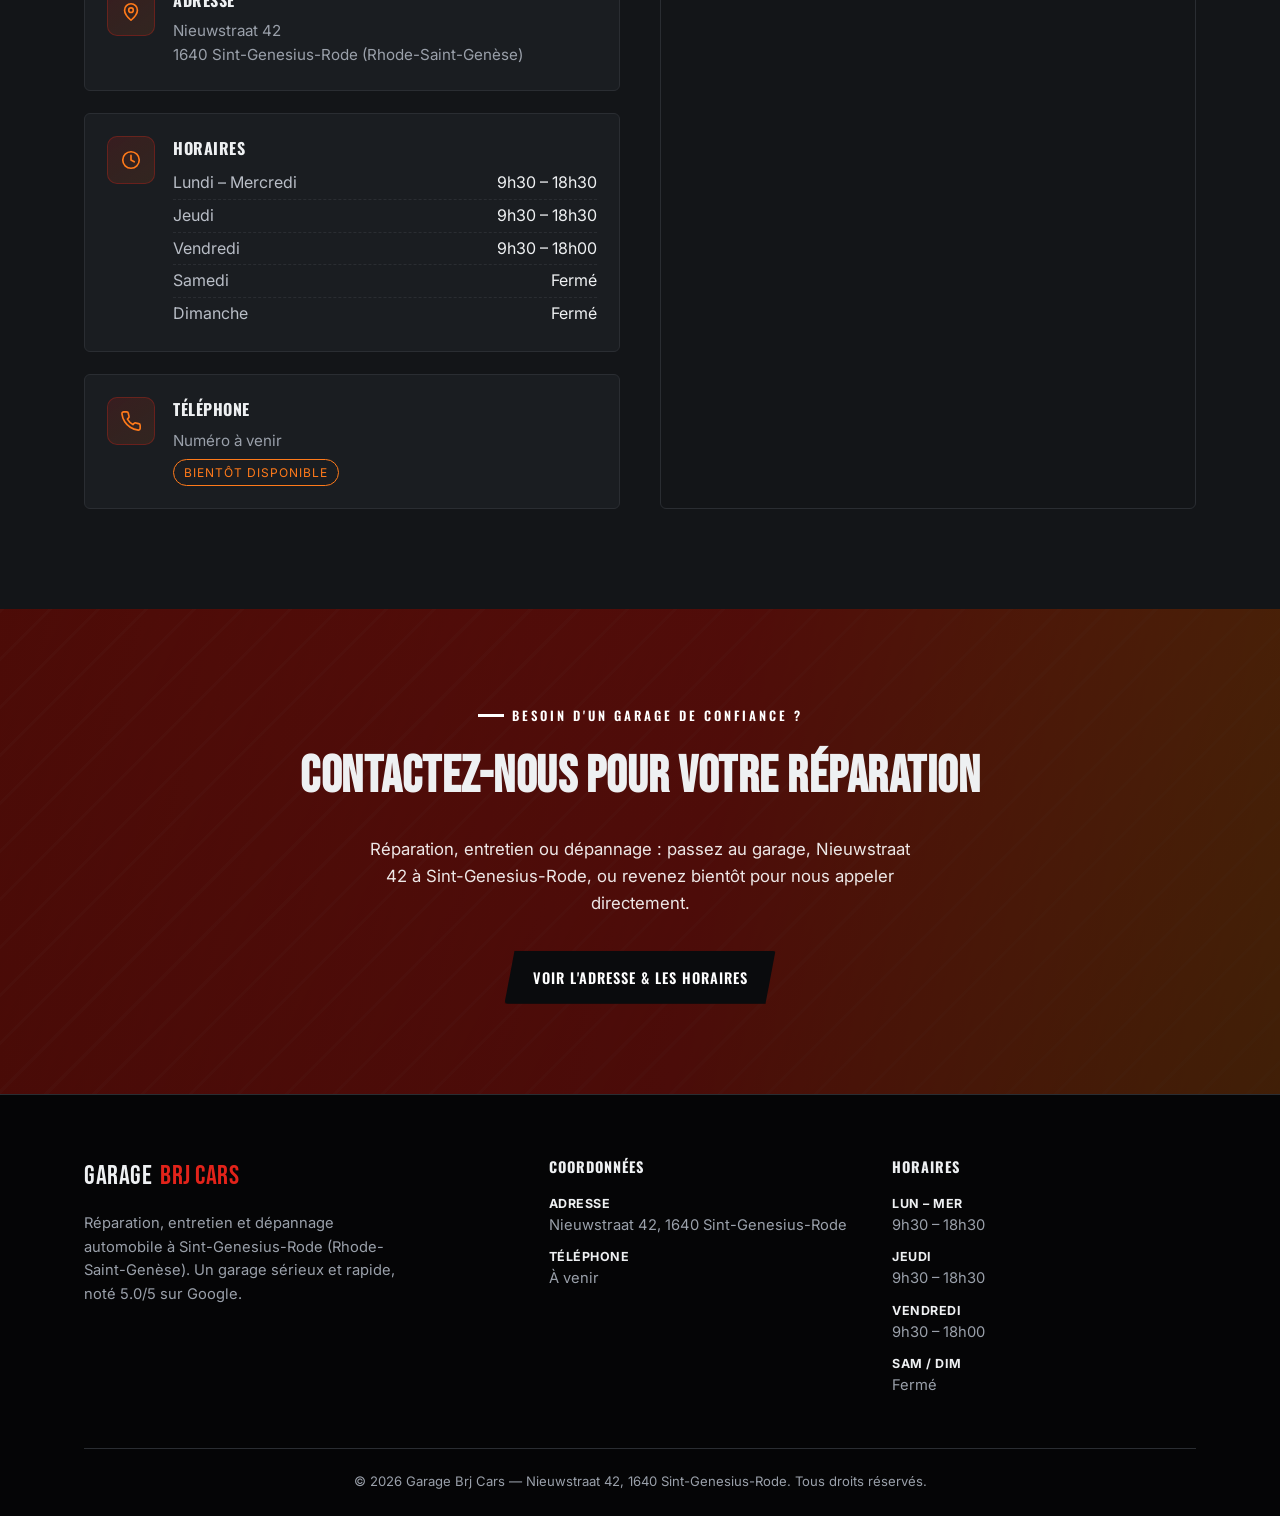
<file: garage-brj-cars.html>
<!DOCTYPE html>
<html lang="fr">
<head>
<meta charset="UTF-8">
<meta name="viewport" content="width=device-width, initial-scale=1.0">
<title>Garage Brj Cars — Réparation &amp; entretien automobile à Rhode-Saint-Genèse</title>
<meta name="description" content="Garage Brj Cars à Sint-Genesius-Rode (Rhode-Saint-Genèse) : réparation automobile, entretien et dépannage. Note 5.0/5 sur Google. Travail rapide et sérieux.">
<meta name="keywords" content="garage Rhode-Saint-Genèse, réparation automobile Rhode-Saint-Genèse, garage Sint-Genesius-Rode, entretien auto, dépannage voiture, Garage Brj Cars">
<meta name="author" content="Garage Brj Cars">
<meta name="robots" content="index, follow">

<!-- Open Graph -->
<meta property="og:title" content="Garage Brj Cars — Réparation & entretien automobile à Rhode-Saint-Genèse">
<meta property="og:description" content="Réparation, entretien et dépannage automobile à Sint-Genesius-Rode. Note 5.0/5 sur Google. Un garage sérieux, rapide et fiable.">
<meta property="og:type" content="website">
<meta property="og:locale" content="fr_BE">

<!-- Google Fonts : Bebas Neue + Oswald (titres "garage/racing") + Inter (texte lisible) -->
<link rel="preconnect" href="https://fonts.googleapis.com">
<link rel="preconnect" href="https://fonts.gstatic.com" crossorigin>
<link href="https://fonts.googleapis.com/css2?family=Bebas+Neue&family=Oswald:wght@400;500;600;700&family=Inter:wght@400;500;600;700&display=swap" rel="stylesheet">

<!-- Favicon : pneu/jante stylisé en SVG inline (pas de fichier externe) -->
<link rel="icon" type="image/svg+xml" href="data:image/svg+xml,%3Csvg xmlns='http://www.w3.org/2000/svg' viewBox='0 0 100 100'%3E%3Ccircle cx='50' cy='50' r='46' fill='%230b0c0e' stroke='%23e2231a' stroke-width='6'/%3E%3Ccircle cx='50' cy='50' r='18' fill='none' stroke='%23b9bec7' stroke-width='6'/%3E%3C/svg%3E">

<!-- Données structurées locales (SEO local) : pas de téléphone renseigné tant qu'il n'est pas confirmé -->
<script type="application/ld+json">
{
  "@context": "https://schema.org",
  "@type": "AutoRepair",
  "name": "Garage Brj Cars",
  "image": "",
  "address": {
    "@type": "PostalAddress",
    "streetAddress": "Nieuwstraat 42",
    "postalCode": "1640",
    "addressLocality": "Sint-Genesius-Rode",
    "addressCountry": "BE"
  },
  "aggregateRating": {
    "@type": "AggregateRating",
    "ratingValue": "5.0",
    "reviewCount": "3"
  },
  "openingHoursSpecification": [
    { "@type": "OpeningHoursSpecification", "dayOfWeek": ["Monday","Tuesday","Wednesday","Thursday"], "opens": "09:30", "closes": "18:30" },
    { "@type": "OpeningHoursSpecification", "dayOfWeek": "Friday", "opens": "09:30", "closes": "18:00" }
  ]
}
</script>

<style>
  :root {
    --bg: #0a0b0d;
    --bg-alt: #131518;
    --bg-card: #1a1d21;
    --line: #2a2d32;
    --red: #e2231a;
    --red-dark: #a91910;
    --orange: #ff7a1a;
    --silver: #b9bec7;
    --silver-light: #eef0f2;
    --text: #eef0f2;
    --text-muted: #9aa0aa;
    --font-display: 'Bebas Neue', 'Oswald', sans-serif;
    --font-head: 'Oswald', sans-serif;
    --font-body: 'Inter', sans-serif;
  }

  * { margin: 0; padding: 0; box-sizing: border-box; }

  html { scroll-behavior: smooth; }

  body {
    background: var(--bg);
    color: var(--text);
    font-family: var(--font-body);
    line-height: 1.6;
    overflow-x: hidden;
  }

  img { max-width: 100%; display: block; }

  a { color: inherit; text-decoration: none; }

  ul { list-style: none; }

  .container {
    max-width: 1160px;
    margin: 0 auto;
    padding: 0 24px;
  }

  h1, h2, h3, .brand { font-family: var(--font-display); letter-spacing: 0.5px; }

  h2.section-title {
    font-size: clamp(2rem, 4vw, 2.8rem);
    text-transform: uppercase;
    line-height: 1.05;
  }

  .eyebrow {
    display: inline-flex;
    align-items: center;
    gap: 8px;
    font-family: var(--font-head);
    font-weight: 600;
    font-size: 0.8rem;
    letter-spacing: 3px;
    text-transform: uppercase;
    color: var(--orange);
    margin-bottom: 10px;
  }
  .eyebrow::before {
    content: "";
    width: 26px;
    height: 3px;
    background: var(--red);
    display: inline-block;
  }

  /* Texture "asphalte" réutilisable en fond de section sombre */
  .texture-asphalt {
    background-color: var(--bg-alt);
    background-image:
      radial-gradient(circle at 20% 30%, rgba(255,255,255,0.03) 0, transparent 40%),
      radial-gradient(circle at 80% 70%, rgba(255,255,255,0.025) 0, transparent 40%),
      repeating-linear-gradient(115deg, rgba(255,255,255,0.015) 0 2px, transparent 2px 6px);
  }

  /* ---------- Header ---------- */
  header {
    position: fixed;
    top: 0; left: 0; right: 0;
    z-index: 100;
    background: rgba(10,11,13,0.92);
    backdrop-filter: blur(6px);
    border-bottom: 1px solid var(--line);
  }
  .navbar {
    display: flex;
    align-items: center;
    justify-content: space-between;
    height: 76px;
  }
  .brand {
    font-size: 1.7rem;
    display: flex;
    align-items: baseline;
    gap: 8px;
    text-transform: uppercase;
  }
  .brand .brand-accent { color: var(--red); }

  .nav-links {
    display: flex;
    align-items: center;
    gap: 34px;
  }
  .nav-links a:not(.btn) {
    font-family: var(--font-head);
    font-size: 0.92rem;
    font-weight: 500;
    text-transform: uppercase;
    letter-spacing: 1px;
    color: var(--silver);
    position: relative;
    padding: 6px 0;
    transition: color 0.2s ease;
  }
  .nav-links a:not(.btn)::after {
    content: "";
    position: absolute;
    left: 0; bottom: 0;
    width: 0%;
    height: 2px;
    background: var(--red);
    transition: width 0.25s ease;
  }
  .nav-links a:not(.btn):hover { color: var(--text); }
  .nav-links a:not(.btn):hover::after { width: 100%; }

  .btn {
    display: inline-flex;
    align-items: center;
    gap: 8px;
    font-family: var(--font-head);
    font-weight: 600;
    font-size: 0.9rem;
    letter-spacing: 1px;
    text-transform: uppercase;
    padding: 13px 26px;
    border-radius: 3px;
    border: 2px solid transparent;
    cursor: pointer;
    transition: transform 0.18s ease, box-shadow 0.18s ease, background 0.18s ease;
    clip-path: polygon(10px 0, 100% 0, calc(100% - 10px) 100%, 0 100%);
  }
  .btn-primary {
    background: linear-gradient(90deg, var(--red), var(--orange));
    color: #fff;
    box-shadow: 0 6px 18px rgba(226,35,26,0.25);
  }
  .btn-primary:hover {
    transform: translateY(-3px) scale(1.02);
    box-shadow: 0 10px 26px rgba(226,35,26,0.4);
  }
  .btn-outline {
    background: transparent;
    color: var(--text);
    border-color: var(--silver);
  }
  .btn-outline:hover {
    border-color: var(--orange);
    color: var(--orange);
    transform: translateY(-3px);
  }

  .burger {
    display: none;
    flex-direction: column;
    gap: 5px;
    background: none;
    border: none;
    cursor: pointer;
    padding: 6px;
  }
  .burger span {
    width: 26px;
    height: 3px;
    background: var(--silver-light);
    display: block;
    transition: transform 0.25s ease, opacity 0.25s ease;
  }

  /* ---------- Hero ---------- */
  .hero {
    position: relative;
    min-height: 100vh;
    display: flex;
    align-items: center;
    padding-top: 76px;
    background: #060708;
    overflow: hidden;
  }
  .hero::before {
    /* Fond "atelier" stylisé : dégradé sombre + bandes diagonales façon racing */
    content: "";
    position: absolute;
    inset: 0;
    background:
      linear-gradient(120deg, rgba(226,35,26,0.12) 0%, transparent 35%),
      repeating-linear-gradient(135deg, rgba(255,255,255,0.035) 0 3px, transparent 3px 40px),
      radial-gradient(ellipse at 75% 40%, rgba(255,122,26,0.10), transparent 55%),
      linear-gradient(180deg, #0a0b0d 0%, #060708 100%);
  }
  .hero::after {
    /* Grande bande diagonale rouge/orange, motif "flag" mécanique */
    content: "";
    position: absolute;
    top: -20%;
    right: -10%;
    width: 55%;
    height: 140%;
    background: linear-gradient(160deg, transparent 45%, rgba(226,35,26,0.18) 46%, rgba(226,35,26,0.18) 48%, transparent 49%, transparent 58%, rgba(255,122,26,0.14) 59%, rgba(255,122,26,0.14) 61%, transparent 62%);
    pointer-events: none;
  }
  .hero-inner {
    position: relative;
    z-index: 2;
    max-width: 680px;
  }
  .hero-rating {
    display: inline-flex;
    align-items: center;
    gap: 10px;
    background: rgba(255,255,255,0.05);
    border: 1px solid var(--line);
    padding: 8px 16px;
    border-radius: 30px;
    font-family: var(--font-head);
    font-size: 0.85rem;
    letter-spacing: 0.5px;
    color: var(--silver-light);
    margin-bottom: 22px;
  }
  .hero-rating .stars { color: var(--orange); letter-spacing: 2px; }

  .hero h1 {
    font-size: clamp(2.6rem, 6vw, 4.6rem);
    text-transform: uppercase;
    line-height: 0.98;
    margin-bottom: 20px;
  }
  .hero h1 .hl { color: var(--red); }

  .hero p.lead {
    font-size: 1.15rem;
    color: var(--silver);
    max-width: 520px;
    margin-bottom: 34px;
  }

  .hero-ctas { display: flex; flex-wrap: wrap; gap: 16px; }

  .hero-stats {
    position: relative;
    z-index: 2;
    display: flex;
    gap: 40px;
    margin-top: 56px;
    flex-wrap: wrap;
  }
  .hero-stats .stat strong {
    display: block;
    font-family: var(--font-display);
    font-size: 2.2rem;
    color: var(--text);
  }
  .hero-stats .stat span {
    font-size: 0.82rem;
    letter-spacing: 1px;
    text-transform: uppercase;
    color: var(--text-muted);
  }

  /* ---------- Sections génériques ---------- */
  section { padding: 100px 0; position: relative; }
  .section-dark { background: var(--bg); }
  .section-alt { background: var(--bg-alt); }

  .section-head {
    max-width: 640px;
    margin-bottom: 56px;
  }
  .section-head p { color: var(--text-muted); font-size: 1.05rem; margin-top: 14px; }
  .section-head.center { margin-left: auto; margin-right: auto; text-align: center; }

  /* ---------- Services ---------- */
  .services-grid {
    display: grid;
    grid-template-columns: repeat(3, 1fr);
    gap: 26px;
  }
  .service-card {
    background: var(--bg-card);
    border: 1px solid var(--line);
    border-radius: 6px;
    padding: 38px 30px;
    position: relative;
    overflow: hidden;
    transition: transform 0.25s ease, box-shadow 0.25s ease, border-color 0.25s ease;
  }
  .service-card::before {
    content: "";
    position: absolute;
    top: 0; left: 0;
    width: 100%; height: 4px;
    background: linear-gradient(90deg, var(--red), var(--orange));
    transform: scaleX(0);
    transform-origin: left;
    transition: transform 0.3s ease;
  }
  .service-card:hover {
    transform: translateY(-8px);
    box-shadow: 0 18px 40px rgba(0,0,0,0.45);
    border-color: rgba(226,35,26,0.4);
  }
  .service-card:hover::before { transform: scaleX(1); }

  .icon-badge {
    width: 62px; height: 62px;
    border-radius: 10px;
    background: linear-gradient(145deg, rgba(226,35,26,0.15), rgba(255,122,26,0.1));
    border: 1px solid rgba(226,35,26,0.3);
    display: flex; align-items: center; justify-content: center;
    margin-bottom: 22px;
  }
  .icon-badge svg { width: 30px; height: 30px; stroke: var(--orange); fill: none; }

  .service-card h3 {
    font-family: var(--font-head);
    text-transform: uppercase;
    font-size: 1.25rem;
    margin-bottom: 12px;
    letter-spacing: 0.5px;
  }
  .service-card p { color: var(--text-muted); font-size: 0.98rem; }

  /* ---------- Pourquoi nous choisir ---------- */
  .why-grid {
    display: grid;
    grid-template-columns: repeat(3, 1fr);
    gap: 26px;
  }
  .why-card {
    text-align: center;
    padding: 34px 24px;
    background: var(--bg-card);
    border: 1px solid var(--line);
    border-radius: 6px;
    transition: transform 0.25s ease, border-color 0.25s ease;
  }
  .why-card:hover { transform: translateY(-6px); border-color: rgba(255,122,26,0.4); }
  .why-card .big-num {
    font-family: var(--font-display);
    font-size: 3rem;
    color: var(--orange);
    line-height: 1;
    margin-bottom: 10px;
  }
  .why-card h3 {
    font-family: var(--font-head);
    text-transform: uppercase;
    font-size: 1.05rem;
    margin-bottom: 10px;
    letter-spacing: 0.5px;
  }
  .why-card p { color: var(--text-muted); font-size: 0.94rem; }

  /* ---------- Témoignages ---------- */
  .testimonials-grid {
    display: grid;
    grid-template-columns: repeat(3, 1fr);
    gap: 26px;
  }
  .testimonial-card {
    background: var(--bg-card);
    border: 1px solid var(--line);
    border-left: 4px solid var(--red);
    border-radius: 6px;
    padding: 30px;
    transition: transform 0.25s ease, box-shadow 0.25s ease;
  }
  .testimonial-card:hover {
    transform: translateY(-6px);
    box-shadow: 0 14px 32px rgba(0,0,0,0.4);
  }
  .testimonial-card .stars { color: var(--orange); letter-spacing: 3px; margin-bottom: 14px; display: block; }
  .testimonial-card p.quote { font-style: italic; color: var(--silver-light); margin-bottom: 16px; }
  .testimonial-card .author { font-family: var(--font-head); font-size: 0.85rem; text-transform: uppercase; letter-spacing: 1px; color: var(--text-muted); }

  /* ---------- Infos pratiques ---------- */
  .practical-grid {
    display: grid;
    grid-template-columns: 1fr 1fr;
    gap: 40px;
    align-items: stretch;
  }
  .info-list {
    display: flex;
    flex-direction: column;
    gap: 22px;
  }
  .info-item {
    display: flex;
    gap: 18px;
    background: var(--bg-card);
    border: 1px solid var(--line);
    border-radius: 6px;
    padding: 22px;
  }
  .info-item .icon-badge { flex-shrink: 0; width: 48px; height: 48px; margin-bottom: 0; }
  .info-item .icon-badge svg { width: 22px; height: 22px; }
  .info-item h3 {
    font-family: var(--font-head);
    text-transform: uppercase;
    font-size: 1rem;
    margin-bottom: 6px;
    letter-spacing: 0.5px;
  }
  .info-item p, .info-item ul { color: var(--text-muted); font-size: 0.95rem; }
  .info-item .hours-row {
    display: flex;
    justify-content: space-between;
    padding: 3px 0;
    border-bottom: 1px dashed var(--line);
  }
  .info-item .hours-row:last-child { border-bottom: none; }
  .info-item .hours-row span:first-child { color: var(--silver); }
  .badge-soon {
    display: inline-block;
    margin-top: 6px;
    font-size: 0.75rem;
    text-transform: uppercase;
    letter-spacing: 1px;
    color: var(--orange);
    border: 1px solid var(--orange);
    padding: 3px 10px;
    border-radius: 20px;
  }

  .map-wrap {
    border-radius: 6px;
    overflow: hidden;
    border: 1px solid var(--line);
    min-height: 340px;
  }
  .map-wrap iframe { width: 100%; height: 100%; min-height: 340px; border: 0; filter: grayscale(0.15) contrast(1.05); }

  /* ---------- CTA final ---------- */
  .cta-final {
    background:
      linear-gradient(120deg, rgba(0,0,0,0.55), rgba(0,0,0,0.75)),
      repeating-linear-gradient(135deg, rgba(255,255,255,0.04) 0 3px, transparent 3px 34px),
      linear-gradient(100deg, var(--red-dark), var(--red) 55%, var(--orange));
    text-align: center;
    padding: 90px 0;
  }
  .cta-final .eyebrow { color: #fff; }
  .cta-final .eyebrow::before { background: #fff; }
  .cta-final h2 {
    font-size: clamp(2rem, 4.5vw, 3.2rem);
    text-transform: uppercase;
    margin-bottom: 18px;
  }
  .cta-final p { color: rgba(255,255,255,0.9); max-width: 560px; margin: 0 auto 34px; font-size: 1.05rem; }
  .cta-final .btn-outline { border-color: #fff; color: #fff; }
  .cta-final .btn-outline:hover { background: #fff; color: var(--red-dark); }
  .cta-final .btn-primary { background: #0a0b0d; box-shadow: 0 8px 22px rgba(0,0,0,0.4); }
  .cta-final .btn-primary:hover { background: #000; }

  /* ---------- Footer ---------- */
  footer {
    background: #050506;
    border-top: 1px solid var(--line);
    padding: 60px 0 24px;
  }
  .footer-grid {
    display: grid;
    grid-template-columns: 1.4fr 1fr 1fr;
    gap: 40px;
    margin-bottom: 40px;
  }
  .footer-brand .brand { margin-bottom: 14px; }
  .footer-brand p { color: var(--text-muted); font-size: 0.92rem; max-width: 320px; }
  footer h4 {
    font-family: var(--font-head);
    text-transform: uppercase;
    letter-spacing: 1px;
    font-size: 0.9rem;
    margin-bottom: 16px;
    color: var(--silver-light);
  }
  footer ul li { margin-bottom: 10px; color: var(--text-muted); font-size: 0.92rem; }
  footer ul li strong { color: var(--silver-light); display: block; font-size: 0.78rem; text-transform: uppercase; letter-spacing: 0.5px; }
  .footer-bottom {
    border-top: 1px solid var(--line);
    padding-top: 22px;
    text-align: center;
    color: var(--text-muted);
    font-size: 0.82rem;
  }

  /* ---------- Animations on scroll ---------- */
  .reveal { opacity: 0; transform: translateY(28px); transition: opacity 0.6s ease, transform 0.6s ease; }
  .reveal.visible { opacity: 1; transform: translateY(0); }

  /* ---------- Responsive ---------- */
  @media (max-width: 900px) {
    .services-grid, .why-grid, .testimonials-grid { grid-template-columns: 1fr 1fr; }
    .practical-grid { grid-template-columns: 1fr; }
    .footer-grid { grid-template-columns: 1fr 1fr; }
  }

  @media (max-width: 720px) {
    .nav-links {
      position: fixed;
      top: 76px; left: 0; right: 0;
      background: var(--bg-alt);
      flex-direction: column;
      align-items: flex-start;
      padding: 24px;
      gap: 20px;
      border-bottom: 1px solid var(--line);
      transform: translateY(-140%);
      transition: transform 0.3s ease;
    }
    .nav-links.open { transform: translateY(0); }
    .burger { display: flex; }
    .services-grid, .why-grid, .testimonials-grid, .footer-grid { grid-template-columns: 1fr; }
    .hero-stats { gap: 26px; }
    section { padding: 70px 0; }
  }

  @media (max-width: 420px) {
    .hero-ctas .btn { width: 100%; justify-content: center; }
  }
</style>
</head>
<body>

<!-- ===================== HEADER ===================== -->
<header>
  <div class="container navbar">
    <a href="#top" class="brand">GARAGE <span class="brand-accent">BRJ CARS</span></a>
    <nav class="nav-links" id="navLinks">
      <a href="#services">Services</a>
      <a href="#pourquoi">Pourquoi nous</a>
      <a href="#avis">Avis clients</a>
      <a href="#infos">Infos pratiques</a>
      <a href="#contact" class="btn btn-primary">Nous contacter</a>
    </nav>
    <button class="burger" id="burgerBtn" aria-label="Ouvrir le menu" aria-expanded="false">
      <span></span><span></span><span></span>
    </button>
  </div>
</header>

<!-- ===================== HERO ===================== -->
<section class="hero" id="top">
  <div class="container hero-inner">
    <div class="hero-rating">
      <span class="stars">★★★★★</span> 5.0/5 sur Google — 3 avis
    </div>
    <h1>Votre garage de <span class="hl">confiance</span> à Rhode-Saint-Genèse</h1>
    <p class="lead">
      Réparation, entretien et dépannage automobile assurés avec sérieux et rapidité.
      Confiez votre voiture à une équipe qui connaît son métier.
    </p>
    <div class="hero-ctas">
      <a href="#contact" class="btn btn-primary">
        Nous contacter
      </a>
      <a href="#services" class="btn btn-outline">Voir nos services</a>
    </div>

    <div class="hero-stats">
      <div class="stat">
        <strong>5.0<span style="font-size:1.2rem;">/5</span></strong>
        <span>Note Google</span>
      </div>
      <div class="stat">
        <strong>100%</strong>
        <span>Travail sérieux</span>
      </div>
      <div class="stat">
        <strong>Rapide</strong>
        <span>Dépannage efficace</span>
      </div>
    </div>
  </div>
</section>

<!-- ===================== SERVICES ===================== -->
<section class="section-dark" id="services">
  <div class="container">
    <div class="section-head reveal">
      <div class="eyebrow">Nos services</div>
      <h2 class="section-title">Ce que nous faisons pour votre véhicule</h2>
      <p>
        Le Garage Brj Cars s'occupe de votre voiture pour les besoins essentiels d'entretien
        et de réparation, avec un service de dépannage réactif en cas de besoin.
      </p>
    </div>

    <div class="services-grid">
      <div class="service-card reveal">
        <div class="icon-badge">
          <!-- Icône clé à molette -->
          <svg viewBox="0 0 24 24" stroke-width="1.8" stroke-linecap="round" stroke-linejoin="round">
            <path d="M14.7 6.3a4 4 0 1 0-5.66 5.66L3 18v3h3l6.04-6.04a4 4 0 0 0 5.66-5.66l-2.5 2.5-2-2 2.5-2.5z"/>
          </svg>
        </div>
        <h3>Réparation automobile</h3>
        <p>Diagnostic et réparation de votre véhicule, réalisés avec rigueur pour une remise en route fiable.</p>
      </div>

      <div class="service-card reveal">
        <div class="icon-badge">
          <!-- Icône moteur / jauge -->
          <svg viewBox="0 0 24 24" stroke-width="1.8" stroke-linecap="round" stroke-linejoin="round">
            <circle cx="12" cy="12" r="9"/>
            <path d="M12 7v5l3 3"/>
          </svg>
        </div>
        <h3>Entretien automobile</h3>
        <p>Entretien régulier de votre voiture pour préserver ses performances et votre tranquillité d'esprit.</p>
      </div>

      <div class="service-card reveal">
        <div class="icon-badge">
          <!-- Icône dépannage / remorquage -->
          <svg viewBox="0 0 24 24" stroke-width="1.8" stroke-linecap="round" stroke-linejoin="round">
            <path d="M3 17h1a2 2 0 0 0 4 0h6a2 2 0 0 0 4 0h1v-4l-3-4h-4V7H5a2 2 0 0 0-2 2v8z"/>
            <circle cx="7.5" cy="17" r="1.6"/>
            <circle cx="16.5" cy="17" r="1.6"/>
          </svg>
        </div>
        <h3>Dépannage</h3>
        <p>Un service de dépannage réactif quand votre véhicule vous laisse en difficulté.</p>
      </div>
    </div>
  </div>
</section>

<!-- ===================== POURQUOI NOUS CHOISIR ===================== -->
<section class="section-alt texture-asphalt" id="pourquoi">
  <div class="container">
    <div class="section-head reveal">
      <div class="eyebrow">Pourquoi nous choisir</div>
      <h2 class="section-title">Un garage sur qui compter</h2>
      <p>Ce que nos clients retiennent avant tout : la rapidité d'intervention et le sérieux du travail fourni.</p>
    </div>

    <div class="why-grid">
      <div class="why-card reveal">
        <div class="big-num">5.0★</div>
        <h3>Note Google 5.0/5</h3>
        <p>Un score parfait basé sur les avis de nos clients à ce jour.</p>
      </div>
      <div class="why-card reveal">
        <div class="big-num">⚡</div>
        <h3>Rapidité d'intervention</h3>
        <p>Un travail effectué rapidement, sans compromis sur la qualité.</p>
      </div>
      <div class="why-card reveal">
        <div class="big-num">✓</div>
        <h3>Sérieux du travail</h3>
        <p>Une approche rigoureuse et professionnelle pour chaque véhicule pris en charge.</p>
      </div>
    </div>
  </div>
</section>

<!-- ===================== TÉMOIGNAGES ===================== -->
<section class="section-dark" id="avis">
  <div class="container">
    <div class="section-head center reveal" style="margin-left:auto;margin-right:auto;">
      <div class="eyebrow" style="justify-content:center;">Avis clients</div>
      <h2 class="section-title">Ce que disent nos clients</h2>
      <p>L'esprit des avis reçus sur Google : rapidité, sérieux et efficacité.</p>
    </div>

    <div class="testimonials-grid">
      <div class="testimonial-card reveal">
        <span class="stars">★★★★★</span>
        <p class="quote">« Dépannage réalisé rapidement, sérieux et efficace du début à la fin. »</p>
        <div class="author">Avis Google</div>
      </div>
      <div class="testimonial-card reveal">
        <span class="stars">★★★★★</span>
        <p class="quote">« Un travail soigné, on sent que la voiture est confiée à des gens qui savent ce qu'ils font. »</p>
        <div class="author">Avis Google</div>
      </div>
      <div class="testimonial-card reveal">
        <span class="stars">★★★★★</span>
        <p class="quote">« Service rapide et fiable, exactement ce qu'on attend d'un bon garage de quartier. »</p>
        <div class="author">Avis Google</div>
      </div>
    </div>
  </div>
</section>

<!-- ===================== INFOS PRATIQUES / CONTACT ===================== -->
<section class="section-alt texture-asphalt" id="infos">
  <div class="container">
    <div class="section-head reveal">
      <div class="eyebrow">Infos pratiques</div>
      <h2 class="section-title">Nous trouver &amp; nous contacter</h2>
      <p>Passez nous voir directement au garage — le numéro de téléphone sera publié ici dès qu'il sera disponible.</p>
    </div>

    <div class="practical-grid" id="contact">
      <div class="info-list">
        <div class="info-item reveal">
          <div class="icon-badge">
            <svg viewBox="0 0 24 24" stroke-width="1.8" stroke-linecap="round" stroke-linejoin="round">
              <path d="M12 21s-7-6.1-7-11a7 7 0 0 1 14 0c0 4.9-7 11-7 11z"/>
              <circle cx="12" cy="10" r="2.5"/>
            </svg>
          </div>
          <div>
            <h3>Adresse</h3>
            <p>Nieuwstraat 42<br>1640 Sint-Genesius-Rode (Rhode-Saint-Genèse)</p>
          </div>
        </div>

        <div class="info-item reveal">
          <div class="icon-badge">
            <svg viewBox="0 0 24 24" stroke-width="1.8" stroke-linecap="round" stroke-linejoin="round">
              <circle cx="12" cy="12" r="9"/>
              <path d="M12 7v5l3.5 2"/>
            </svg>
          </div>
          <div style="width:100%;">
            <h3>Horaires</h3>
            <div class="hours-row"><span>Lundi – Mercredi</span><span>9h30 – 18h30</span></div>
            <div class="hours-row"><span>Jeudi</span><span>9h30 – 18h30</span></div>
            <div class="hours-row"><span>Vendredi</span><span>9h30 – 18h00</span></div>
            <div class="hours-row"><span>Samedi</span><span>Fermé</span></div>
            <div class="hours-row"><span>Dimanche</span><span>Fermé</span></div>
          </div>
        </div>

        <div class="info-item reveal">
          <div class="icon-badge">
            <svg viewBox="0 0 24 24" stroke-width="1.8" stroke-linecap="round" stroke-linejoin="round">
              <path d="M22 16.92v3a2 2 0 0 1-2.18 2 19.8 19.8 0 0 1-8.63-3.07 19.5 19.5 0 0 1-6-6 19.8 19.8 0 0 1-3.07-8.67A2 2 0 0 1 4.11 2h3a2 2 0 0 1 2 1.72c.13.96.36 1.9.68 2.81a2 2 0 0 1-.45 2.11L8.09 9.91a16 16 0 0 0 6 6l1.27-1.27a2 2 0 0 1 2.11-.45c.9.32 1.85.55 2.81.68A2 2 0 0 1 22 16.92z"/>
            </svg>
          </div>
          <div>
            <h3>Téléphone</h3>
            <p>Numéro à venir</p>
            <span class="badge-soon">Bientôt disponible</span>
          </div>
        </div>
      </div>

      <div class="map-wrap reveal">
        <iframe
          src="https://www.google.com/maps?q=Nieuwstraat+42,+1640+Sint-Genesius-Rode,+Belgique&output=embed"
          loading="lazy"
          referrerpolicy="no-referrer-when-downgrade"
          title="Localisation du Garage Brj Cars, Nieuwstraat 42, 1640 Sint-Genesius-Rode">
        </iframe>
      </div>
    </div>
  </div>
</section>

<!-- ===================== CTA FINAL ===================== -->
<section class="cta-final">
  <div class="container">
    <div class="eyebrow" style="justify-content:center;">Besoin d'un garage de confiance ?</div>
    <h2>Contactez-nous pour votre réparation</h2>
    <p>Réparation, entretien ou dépannage : passez au garage, Nieuwstraat 42 à Sint-Genesius-Rode, ou revenez bientôt pour nous appeler directement.</p>
    <div class="hero-ctas" style="justify-content:center;">
      <a href="#infos" class="btn btn-primary">Voir l'adresse &amp; les horaires</a>
    </div>
  </div>
</section>

<!-- ===================== FOOTER ===================== -->
<footer>
  <div class="container">
    <div class="footer-grid">
      <div class="footer-brand">
        <a href="#top" class="brand">GARAGE <span class="brand-accent" style="color:var(--red);">BRJ CARS</span></a>
        <p>Réparation, entretien et dépannage automobile à Sint-Genesius-Rode (Rhode-Saint-Genèse). Un garage sérieux et rapide, noté 5.0/5 sur Google.</p>
      </div>

      <div>
        <h4>Coordonnées</h4>
        <ul>
          <li><strong>Adresse</strong>Nieuwstraat 42, 1640 Sint-Genesius-Rode</li>
          <li><strong>Téléphone</strong>À venir</li>
        </ul>
      </div>

      <div>
        <h4>Horaires</h4>
        <ul>
          <li><strong>Lun – Mer</strong>9h30 – 18h30</li>
          <li><strong>Jeudi</strong>9h30 – 18h30</li>
          <li><strong>Vendredi</strong>9h30 – 18h00</li>
          <li><strong>Sam / Dim</strong>Fermé</li>
        </ul>
      </div>
    </div>

    <div class="footer-bottom">
      &copy; <span id="year"></span> Garage Brj Cars — Nieuwstraat 42, 1640 Sint-Genesius-Rode. Tous droits réservés.
    </div>
  </div>
</footer>

<script>
  // Menu mobile
  const burgerBtn = document.getElementById('burgerBtn');
  const navLinks = document.getElementById('navLinks');
  burgerBtn.addEventListener('click', () => {
    const isOpen = navLinks.classList.toggle('open');
    burgerBtn.setAttribute('aria-expanded', String(isOpen));
  });
  navLinks.querySelectorAll('a').forEach(link => {
    link.addEventListener('click', () => {
      navLinks.classList.remove('open');
      burgerBtn.setAttribute('aria-expanded', 'false');
    });
  });

  // Apparition au scroll
  const revealEls = document.querySelectorAll('.reveal');
  const observer = new IntersectionObserver((entries) => {
    entries.forEach(entry => {
      if (entry.isIntersecting) {
        entry.target.classList.add('visible');
        observer.unobserve(entry.target);
      }
    });
  }, { threshold: 0.15 });
  revealEls.forEach(el => observer.observe(el));

  // Année dynamique dans le footer
  document.getElementById('year').textContent = new Date().getFullYear();
</script>

</body>
</html>
</file>
<file: cocci-brunch-store/css/style.css>
/* ==========================================================================
   Cocci Brunch Store — squelette technique
   Palette et typographie provisoires, à ajuster une fois les photos reçues.
   ========================================================================== */

:root {
  /* Palette dérivée du logo Cocci Brunch Store (beige exact du logo / bordeaux / noir) */
  --color-cream: #FEF9F0;
  --color-cream-dark: #F4EAD7;
  --color-brand: #7A2B1B;
  --color-brand-dark: #5C1F12;
  --color-ink: #241C17;
  --color-ink-soft: #5C534B;
  --color-white: #FFFFFF;
  --cursor-ladybug: url('../assets/images/logo/cursor-ladybug.png') 6 6, auto;

  --font-heading: 'Fraunces', serif;
  --font-body: 'Inter', sans-serif;

  --radius: 14px;
  --container-width: 1160px;
  --header-height: 72px;
}

/* ---------- Reset minimal ---------- */
* { box-sizing: border-box; }
html { scroll-behavior: smooth; }
body {
  margin: 0;
  font-family: var(--font-body);
  color: var(--color-ink);
  background: var(--color-cream);
  line-height: 1.6;
  cursor: var(--cursor-ladybug);
}
img { max-width: 100%; display: block; }
a, button, .btn, .nav-toggle { cursor: var(--cursor-ladybug); }
a { color: inherit; text-decoration: none; }
ul { list-style: none; margin: 0; padding: 0; }
h1, h2, h3 { font-family: var(--font-heading); font-weight: 600; line-height: 1.15; margin: 0 0 .6em; }
h2 { font-size: clamp(1.8rem, 3vw, 2.4rem); }
p { margin: 0 0 1em; }

.container {
  width: 100%;
  max-width: var(--container-width);
  margin: 0 auto;
  padding: 0 20px;
}

.visually-hidden {
  position: absolute;
  width: 1px;
  height: 1px;
  padding: 0;
  margin: -1px;
  overflow: hidden;
  clip: rect(0, 0, 0, 0);
  white-space: nowrap;
  border: 0;
}

.btn {
  display: inline-block;
  padding: .85em 1.6em;
  border-radius: 999px;
  font-weight: 600;
  font-family: var(--font-body);
  transition: transform .15s ease, background .15s ease;
}
.btn:hover { transform: translateY(-2px); }
.btn-primary { background: var(--color-brand); color: var(--color-white); }
.btn-primary:hover { background: var(--color-brand-dark); }
.btn-secondary { background: transparent; border: 1.5px solid var(--color-ink); color: var(--color-ink); }
.btn-secondary:hover { background: var(--color-ink); color: var(--color-white); }

/* ---------- Header ---------- */
.site-header {
  position: sticky;
  top: 0;
  z-index: 100;
  background: rgba(254, 249, 240, 0.92);
  backdrop-filter: blur(6px);
  border-bottom: 1px solid var(--color-cream-dark);
  height: var(--header-height);
  display: flex;
  align-items: center;
}
.header-inner {
  display: flex;
  align-items: center;
  justify-content: space-between;
}
.logo { display: flex; align-items: center; }
.logo-img { height: 34px; width: auto; }
.main-nav ul { display: flex; gap: 2rem; }
.main-nav a {
  font-weight: 500;
  font-size: .95rem;
}
.main-nav a:hover { color: var(--color-brand); }

.nav-toggle {
  display: none;
  flex-direction: column;
  justify-content: center;
  gap: 5px;
  width: 36px;
  height: 36px;
  background: none;
  border: none;
  cursor: pointer;
}
.nav-toggle span {
  display: block;
  height: 2px;
  background: var(--color-ink);
  border-radius: 2px;
}

/* ---------- Hero ---------- */
.hero {
  display: flex;
  align-items: center;
  justify-content: center;
  min-height: 64vh;
  background: var(--color-cream);
  padding: 5rem 0;
  text-align: center;
}
.hero-content {
  max-width: 560px;
  margin: 0 auto;
  display: flex;
  flex-direction: column;
  align-items: center;
}
.hero-logo {
  width: 100%;
  max-width: 300px;
  height: auto;
  margin-bottom: 1.5rem;
}
.hero-tagline {
  font-size: 1.2rem;
  color: var(--color-ink-soft);
}
.hero-actions {
  display: flex;
  gap: 1rem;
  flex-wrap: wrap;
  justify-content: center;
  margin-top: 1.5rem;
}

/* ---------- Sections génériques ---------- */
main > section {
  padding: 5rem 0;
}
.about { background: var(--color-cream); }
.menu { background: var(--color-cream); }
.reviews { background: var(--color-brand); color: var(--color-white); }
.reviews h2 { color: var(--color-white); }
.contact { background: var(--color-cream-dark); }

/* ---------- À propos ---------- */
.about-grid {
  display: grid;
  grid-template-columns: 1.1fr 1fr;
  gap: 3rem;
  align-items: center;
}
.about-gallery {
  display: grid;
  grid-template-columns: 1fr 1fr;
  gap: 1rem;
}
.about-gallery img {
  width: 100%;
  height: 100%;
  min-height: 200px;
  object-fit: cover;
  border-radius: var(--radius);
}

/* ---------- Menu ---------- */
.menu-intro { color: var(--color-ink-soft); max-width: 560px; }

.menu-subheading {
  color: var(--color-brand);
  border-bottom: 2px solid var(--color-brand);
  padding-bottom: .4rem;
  margin: 2.5rem 0 1.5rem;
  display: inline-block;
}
.menu-subheading--full { display: block; }

.menu-items {
  display: grid;
  grid-template-columns: repeat(auto-fit, minmax(240px, 1fr));
  gap: 1.5rem;
}
.menu-item {
  background: var(--color-white);
  border-radius: var(--radius);
  overflow: hidden;
  box-shadow: 0 4px 18px rgba(36, 28, 23, 0.06);
}
.menu-item img {
  width: 100%;
  aspect-ratio: 4 / 3;
  object-fit: cover;
}
.menu-item-text { padding: 1.1rem 1.2rem; }
.menu-item-row { display: flex; align-items: baseline; justify-content: space-between; gap: .75rem; }
.menu-item-text h4 { font-family: var(--font-heading); font-size: 1.05rem; margin: 0 0 .4em; }
.menu-item-price { font-size: .82rem; font-weight: 600; color: var(--color-brand); white-space: nowrap; }
.menu-item-text p { font-size: .92rem; color: var(--color-ink-soft); margin: 0; }

/* ---- Toute la carte (liste sans photo) ---- */
.menu-full {
  display: grid;
  grid-template-columns: repeat(auto-fit, minmax(300px, 1fr));
  gap: 2.5rem;
}
.menu-full-category h4 {
  font-family: var(--font-heading);
  font-size: 1.1rem;
  margin-bottom: 1rem;
}
.menu-list li { padding: .7rem 0; border-bottom: 1px solid var(--color-cream-dark); }
.menu-list li:last-child { border-bottom: none; }
.menu-list-row, .menu-list--extras li { display: flex; align-items: baseline; justify-content: space-between; gap: 1rem; }
.menu-list-row span:first-child, .menu-list--extras li span:first-child { font-weight: 600; }
.menu-list-price { color: var(--color-brand); font-weight: 600; white-space: nowrap; }
.menu-list li p { margin: .3rem 0 0; font-size: .88rem; color: var(--color-ink-soft); }
.menu-list em { font-style: normal; font-weight: 400; color: var(--color-ink-soft); font-size: .88rem; }

.menu-note { font-size: .85rem; color: var(--color-ink-soft); margin-top: 2.5rem; }

/* ---------- Avis ---------- */
.reviews-rating {
  display: flex;
  align-items: baseline;
  gap: .75rem;
  margin-bottom: 2rem;
}
.rating-score { font-family: var(--font-heading); font-size: 2.4rem; font-weight: 700; }
.rating-count { font-size: 1rem; opacity: .85; }
.reviews-list {
  display: grid;
  grid-template-columns: repeat(auto-fit, minmax(260px, 1fr));
  gap: 1.5rem;
}
.review-highlight {
  background: rgba(255, 255, 255, 0.1);
  border: 1px solid rgba(255, 255, 255, 0.25);
  border-radius: var(--radius);
  padding: 1.5rem;
}
.review-highlight h3 { font-size: 1.05rem; margin-bottom: .5em; }
.review-highlight p { font-size: .92rem; opacity: .9; margin: 0; }
.reviews-cta {
  display: inline-block;
  margin-top: 2rem;
  border-color: var(--color-white);
  color: var(--color-white);
}
.reviews-cta:hover { background: var(--color-white); color: var(--color-brand); }

/* ---------- Contact ---------- */
.contact-grid {
  display: grid;
  grid-template-columns: 1fr 1fr;
  gap: 3rem;
  align-items: start;
}
.hours-table {
  width: 100%;
  border-collapse: collapse;
  margin: 1.5rem 0;
}
.hours-table th, .hours-table td {
  text-align: left;
  padding: .5rem 0;
  border-bottom: 1px solid var(--color-cream);
}
.hours-table th { font-weight: 500; color: var(--color-ink-soft); }
address { font-style: normal; margin-bottom: 1.5rem; }
.contact-actions { display: flex; gap: 1rem; flex-wrap: wrap; }
.contact-map {
  min-height: 320px;
  background: var(--color-cream);
  border-radius: var(--radius);
  overflow: hidden;
}
.contact-map iframe {
  width: 100%;
  height: 100%;
  min-height: 320px;
  border: 0;
  display: block;
}

/* ---------- Footer ---------- */
.site-footer {
  background: var(--color-ink);
  color: var(--color-cream);
  padding: 3rem 0;
}
.footer-inner {
  display: flex;
  flex-wrap: wrap;
  justify-content: space-between;
  gap: 1.5rem;
  align-items: center;
}
.footer-brand { font-family: var(--font-heading); font-size: 1.2rem; }
.footer-social { display: flex; gap: 1rem; }
.footer-copy { width: 100%; opacity: .6; font-size: .85rem; margin-top: 1rem; }

/* ---------- Responsive ---------- */
@media (max-width: 860px) {
  .contact-grid { grid-template-columns: 1fr; }
  .about-grid { grid-template-columns: 1fr; }
}

@media (max-width: 720px) {
  .main-nav {
    position: fixed;
    top: var(--header-height);
    left: 0;
    right: 0;
    background: var(--color-cream);
    border-bottom: 1px solid var(--color-cream-dark);
    transform: translateY(-150%);
    transition: transform .25s ease;
  }
  .main-nav.is-open { transform: translateY(0); }
  .main-nav ul { flex-direction: column; padding: 1.5rem 20px; gap: 1.2rem; }
  .nav-toggle { display: flex; }
}
</file>
